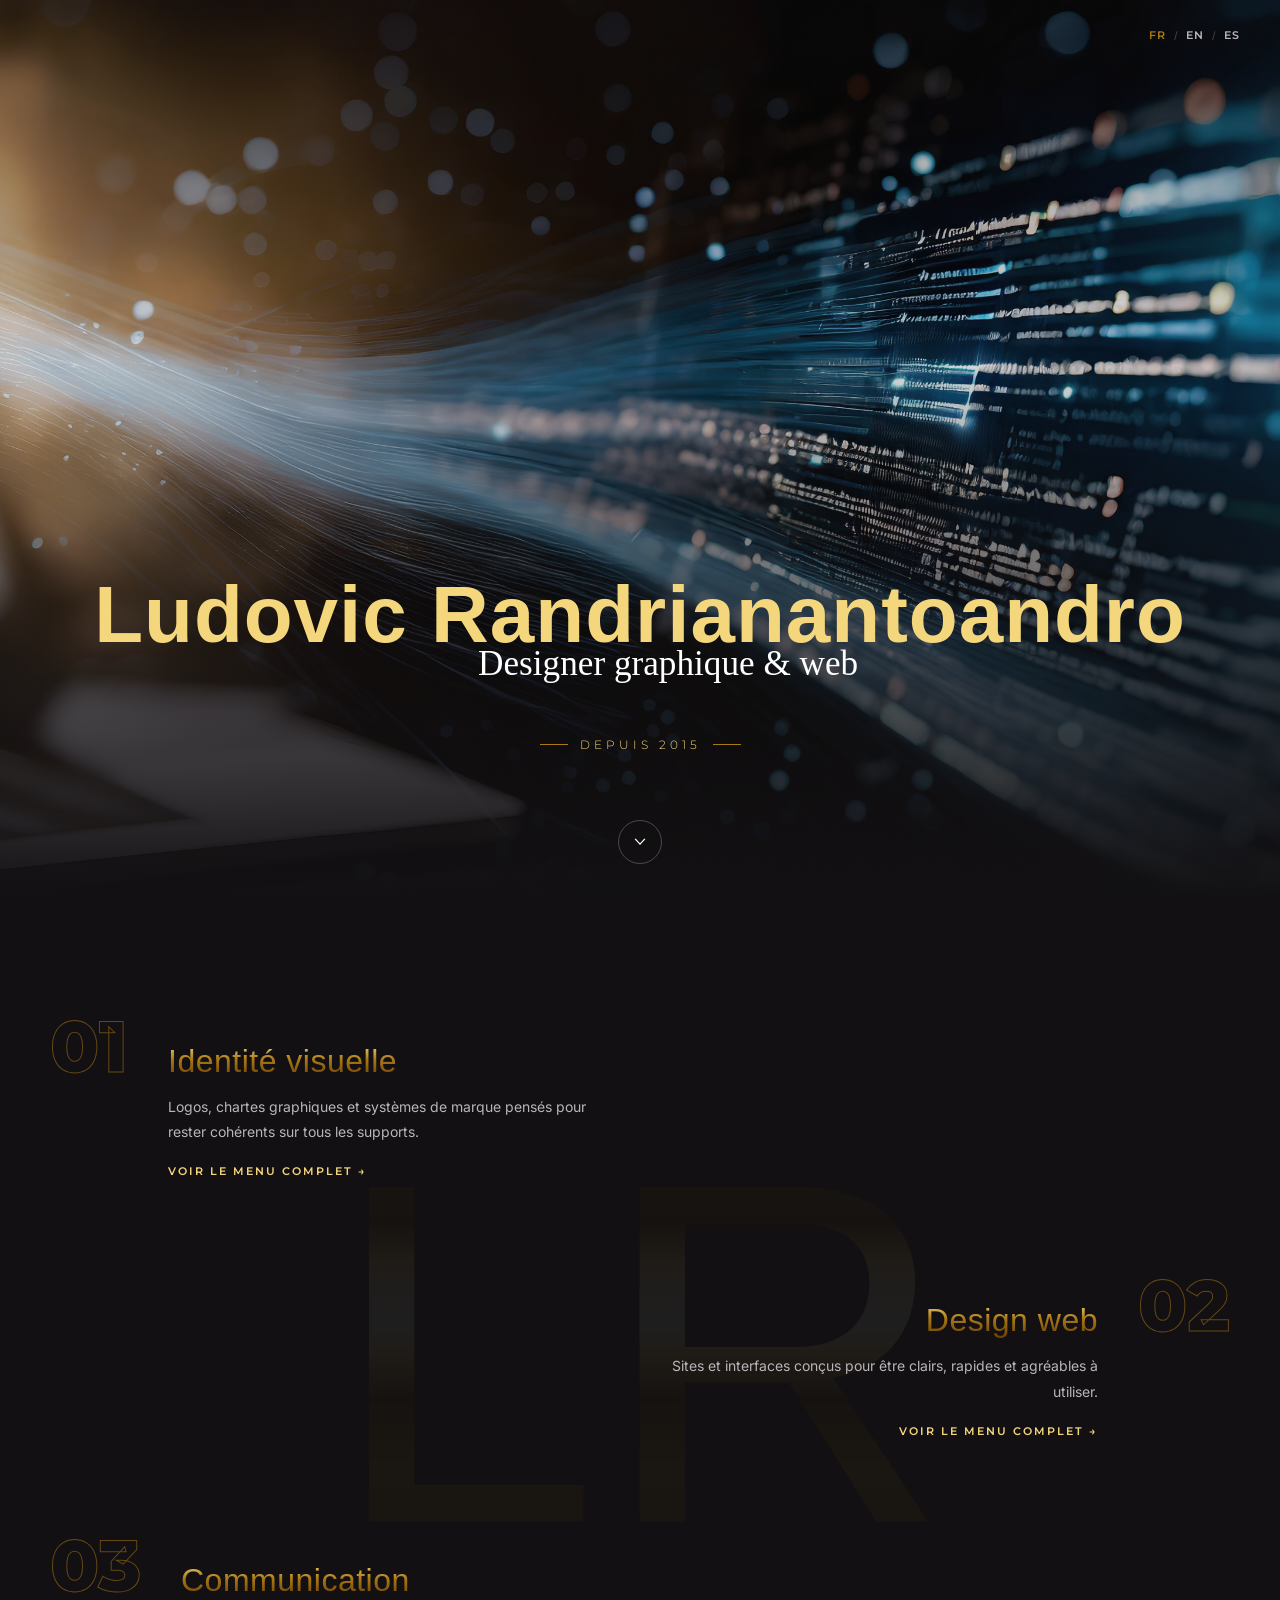
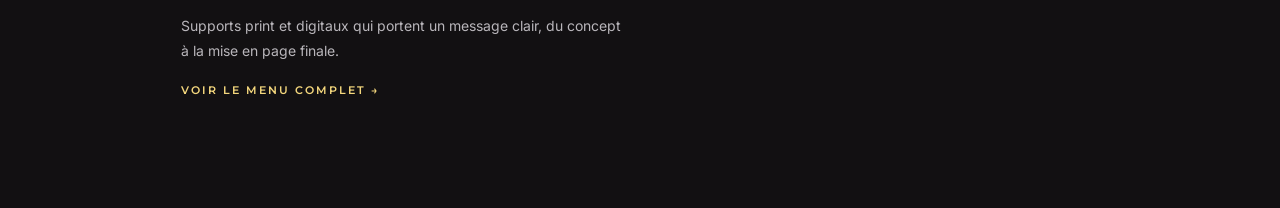
<file: index.html>
<!DOCTYPE html>
<html lang="fr">
<head>
<meta charset="UTF-8">
<meta name="viewport" content="width=device-width, initial-scale=1">
<title>Ludovic Randrianantoandro — Portfolio</title>
<link rel="preconnect" href="https://fonts.googleapis.com">
<link rel="preconnect" href="https://fonts.gstatic.com" crossorigin>
<link href="https://db.onlinewebfonts.com/c/8be6aef030888a4592f8fe1cd55ce703?family=House+of+cards+W03+Bold" rel="stylesheet">
<link href="https://fonts.googleapis.com/css2?family=Inter:wght@400;500;600&family=Montserrat:wght@100;300;400;700;800;900&family=Yellowtail&display=swap" rel="stylesheet">
<link rel="stylesheet" href="styles/tokens.css?v=2">
<link rel="stylesheet" href="styles/site.css?v=8">
<style>
  html{ scroll-behavior:smooth; }
  html,body{ margin:0; padding:0; }

  body{
    background:var(--bg);
    color:var(--text-body);
    font-family:'Inter', sans-serif;
    -webkit-font-smoothing:antialiased;
  }

  /* --- Hero --- */
  .home-hero{
    position:relative;
    height:100svh;
    min-height:560px;
    display:flex;
    flex-direction:column;
    align-items:center;
    justify-content:flex-end;
    overflow:hidden;
  }
  .home-hero-media{
    position:absolute;
    inset:0;
    z-index:0;
  }
  .home-hero-media img{
    width:100%;
    height:100%;
    object-fit:cover;
    object-position:top 20%;
    filter:grayscale(.15);
  }
  .home-hero-media::after{
    content:"";
    position:absolute;
    inset:0;
    background:
      linear-gradient(0deg, var(--bg) 0%, rgba(18,16,18,.55) 38%, rgba(18,16,18,.15) 60%, rgba(18,16,18,.45) 100%);
  }

  .home-hero-content{
    position:relative;
    z-index:1;
    text-align:center;
    padding:0 24px 56px;
  }
  .home-name{
    display:block;
    margin:0;
    font-family:'House of cards W03 Bold', sans-serif;
    font-size:clamp(2.6em, 7vw, 5em);
    letter-spacing:1px;
    color: var(--gold-1);
  }
  .home-role{
    display:block;
    font-family:'Ananda', cursive;
    font-weight:400;
    font-size:clamp(1.3em, 3vw, 2.2em);
    color:var(--white);
    margin-top:-0.5em;
    margin-left:1.6em;
  }
  .home-since{
    display:inline-flex;
    align-items:center;
    gap:12px;
    margin-top:18px;
    font-family:'Montserrat', sans-serif;
    font-weight:300;
    font-size:12px;
    letter-spacing:4px;
    text-transform:uppercase;
    color:var(--gold-1);
  }
  .home-since::before,
  .home-since::after{
    content:"";
    width:28px;
    height:1px;
    background:var(--gold-2);
  }

  .home-hero .lang-switch{
    position:absolute;
    top:24px;
    right:24px;
    z-index:2;
  }

  .scroll-cue{
    position:relative;
    z-index:1;
    margin-bottom:36px;
    width:44px;
    height:44px;
    border-radius:50%;
    border:1px solid #4a4850;
    display:flex;
    align-items:center;
    justify-content:center;
    color:var(--white);
    text-decoration:none;
    animation:scroll-bounce 2.2s ease-in-out infinite;
    transition:.2s;
  }
  .scroll-cue:hover{
    background:var(--gold-2);
    border-color:var(--gold-2);
    color:var(--navy);
  }
  .scroll-cue svg{ width:16px; height:16px; fill:currentColor; }
  @keyframes scroll-bounce{
    0%, 100%{ transform:translateY(0); }
    50%{ transform:translateY(8px); }
  }

  /* --- Categories (quinconce) --- */
  .categories{
    position:relative;
    overflow:hidden;
    margin:0 50px;
    padding:110px 0;
  }
  .categories-mark{
    position:absolute;
    top:50%;
    left:50%;
    transform:translate(-50%, -50%);
    z-index:0;
    font-family:'House of cards W03 Bold', sans-serif;
    font-size:clamp(280px, 38vw, 620px);
    line-height:1;
    opacity:.06;
    white-space:nowrap;
    pointer-events:none;
    user-select:none;
  }
  .category-row{
    position:relative;
    z-index:1;
    display:flex;
    align-items:baseline;
    gap:40px;
    max-width:760px;
    text-decoration:none;
    color:inherit;
  }
  .category-row + .category-row{ margin-top:90px; }
  .category-row--r{
    margin-left:0;
    margin-right:auto;
  }
  .category-row--l{
    margin-left:auto;
    margin-right:0;
    flex-direction:row-reverse;
    text-align:right;
  }

  .category-index{
    flex-shrink:0;
    font-family:'Montserrat', sans-serif;
    font-weight:800;
    font-size:4.5em;
    line-height:1;
    color:transparent;
    -webkit-text-stroke:1px var(--gold-2);
    opacity:.55;
  }

  .category-title{
    display:block;
    font-family:'House of cards W03 Bold', sans-serif;
    font-size:2em;
    letter-spacing:.5px;
    /* color: var(--gold-2); */
  }
  .category-desc{
    display:block;
    margin-top:14px;
    font-size:14px;
    line-height:1.8;
    color:var(--text-body);
    max-width:440px;
  }
  .category-row--l .category-desc{ margin-left:auto; }

  .category-cta{
    display:inline-flex;
    align-items:center;
    gap:8px;
    margin-top:20px;
    font-family:'Montserrat', sans-serif;
    font-size:11px;
    font-weight:600;
    letter-spacing:2px;
    text-transform:uppercase;
    color:var(--gold-1);
    transition:gap .2s;
  }
  .category-row:hover .category-cta{ gap:14px; }

  @media (max-width:700px){
    .categories{ margin:0 24px; padding:80px 0; }
    .category-row,
    .category-row--l{
      flex-direction:column;
      align-items:flex-start;
      text-align:left;
      margin-left:0;
      margin-right:0;
      max-width:100%;
    }
    .category-row--l .category-desc{ margin-left:0; }
    .category-index{ font-size:3em; }
    .home-role{ margin-left:.4em; }
    .home-hero-media img{ object-position:left 20%; }
  }
</style>
</head>
<body>

  <header class="home-hero">
    <div class="lang-switch">
      <button type="button" data-lang="fr" onclick="i18n.setLang('fr')">FR</button>
      <span class="sep">/</span>
      <button type="button" data-lang="en" onclick="i18n.setLang('en')">EN</button>
      <span class="sep">/</span>
      <button type="button" data-lang="es" onclick="i18n.setLang('es')">ES</button>
    </div>
    <div class="home-hero-media">
      <img src="images/home_page.jpg" alt="Portrait de Ludovic Randrianantoandro" data-i18n-attr="alt:home.photoAlt">
    </div>
    <div class="home-hero-content">
      <h1 class="home-name">Ludovic Randrianantoandro</h1>
      <p class="home-role" data-i18n="home.role">Designer graphique & web</p>
      <p class="home-since" data-i18n="home.since">Depuis 2015</p>
    </div>
    <a class="scroll-cue" href="#categories" aria-label="Découvrir mon travail" data-i18n-attr="aria-label:home.discover">
      <svg viewBox="0 0 24 24"><path d="M12 16.5 4 8l1.4-1.4L12 13.7l6.6-7.1L20 8z"/></svg>
    </a>
  </header>

  <section id="categories" class="categories">
    <span class="categories-mark gold-text" aria-hidden="true">LR</span>

    <a class="category-row category-row--r" href="identidad-visual.html">
      <span class="category-index">01</span>
      <span class="category-body">
        <span class="category-title gold-menu" data-i18n="nav.identidad">Identidad visual</span>
        <span class="category-desc" data-i18n="home.cat1.desc">Logos, chartes graphiques et systèmes de marque pensés pour rester cohérents sur tous les supports.</span>
        <span class="category-cta" data-i18n="home.cta">Voir le menu complet →</span>
      </span>
    </a>

    <a class="category-row category-row--l" href="diseno-web.html">
      <span class="category-index">02</span>
      <span class="category-body">
        <span class="category-title gold-menu" data-i18n="nav.diseno">Diseño web</span>
        <span class="category-desc" data-i18n="home.cat2.desc">Sites et interfaces conçus pour être clairs, rapides et agréables à utiliser.</span>
        <span class="category-cta" data-i18n="home.cta">Voir le menu complet →</span>
      </span>
    </a>

    <a class="category-row category-row--r" href="comunicacion.html">
      <span class="category-index">03</span>
      <span class="category-body">
        <span class="category-title gold-menu" data-i18n="nav.comunicacion">Comunicación</span>
        <span class="category-desc" data-i18n="home.cat3.desc">Supports print et digitaux qui portent un message clair, du concept à la mise en page finale.</span>
        <span class="category-cta" data-i18n="home.cta">Voir le menu complet →</span>
      </span>
    </a>
  </section>

<script src="scripts/i18n-common.js?v=2"></script>
<script>
  window.I18N_DICT = Object.assign({}, window.I18N_COMMON, {
    'home.photoAlt': {
      fr: 'Portrait de Ludovic Randrianantoandro',
      en: 'Portrait of Ludovic Randrianantoandro',
      es: 'Retrato de Ludovic Randrianantoandro'
    },
    'home.role': { fr: 'Designer graphique & web', en: 'Graphic & web designer', es: 'Diseñador gráfico & web' },
    'home.since': { fr: 'Depuis 2015', en: 'Since 2015', es: 'Desde 2015' },
    'home.discover': { fr: 'Découvrir mon travail', en: 'Discover my work', es: 'Descubrir mi trabajo' },
    'home.cta': { fr: 'Voir le menu complet →', en: 'See full menu →', es: 'Ver el menú completo →' },
    'home.cat1.desc': {
      fr: 'Logos, chartes graphiques et systèmes de marque pensés pour rester cohérents sur tous les supports.',
      en: 'Logos, brand guidelines and identity systems designed to stay consistent across every medium.',
      es: 'Logos, manuales de marca y sistemas de identidad pensados para mantenerse coherentes en todos los soportes.'
    },
    'home.cat2.desc': {
      fr: 'Sites et interfaces conçus pour être clairs, rapides et agréables à utiliser.',
      en: 'Websites and interfaces designed to be clear, fast and pleasant to use.',
      es: 'Sitios web e interfaces diseñados para ser claros, rápidos y agradables de usar.'
    },
    'home.cat3.desc': {
      fr: 'Supports print et digitaux qui portent un message clair, du concept à la mise en page finale.',
      en: 'Print and digital materials that carry a clear message, from concept to final layout.',
      es: 'Soportes impresos y digitales que transmiten un mensaje claro, desde el concepto hasta la maquetación final.'
    }
  });
</script>
<script src="scripts/i18n.js?v=2"></script>
<script src="scripts/nav.js?v=3"></script>

</body>
</html>
</file>
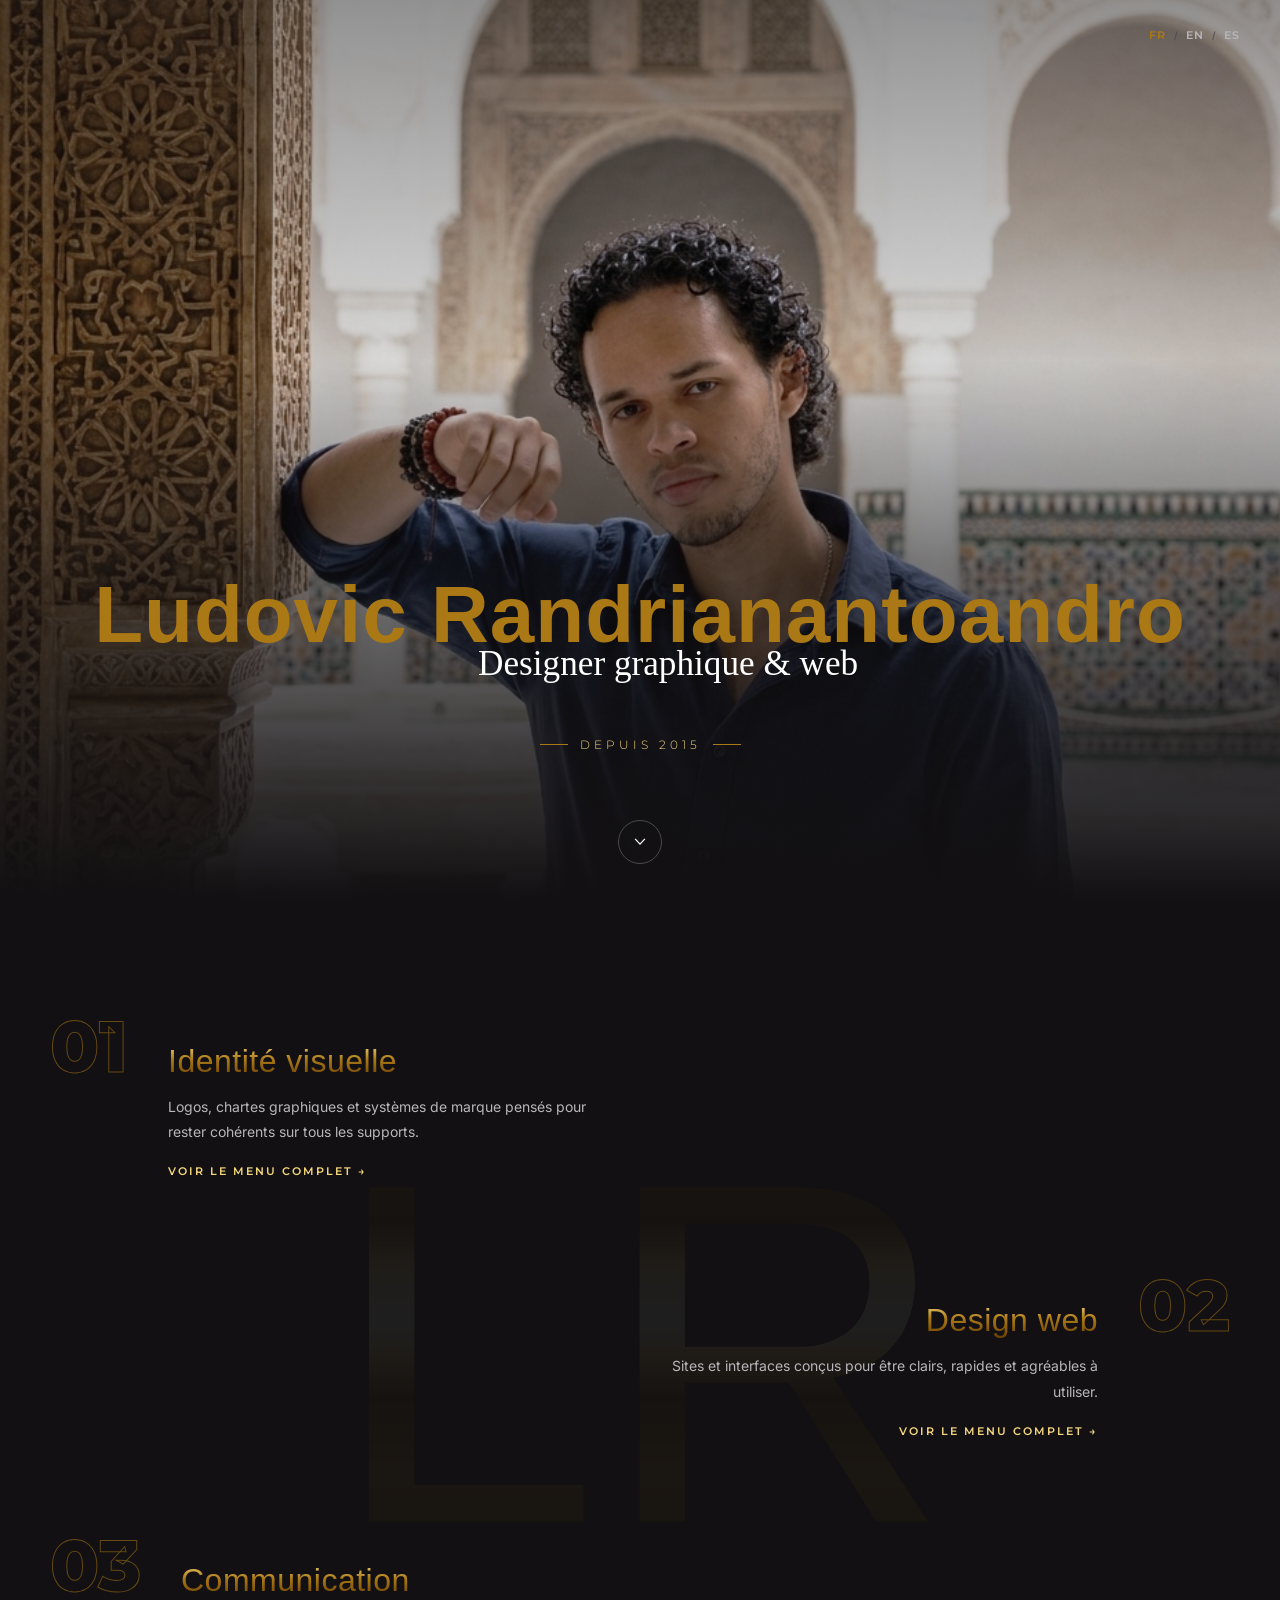
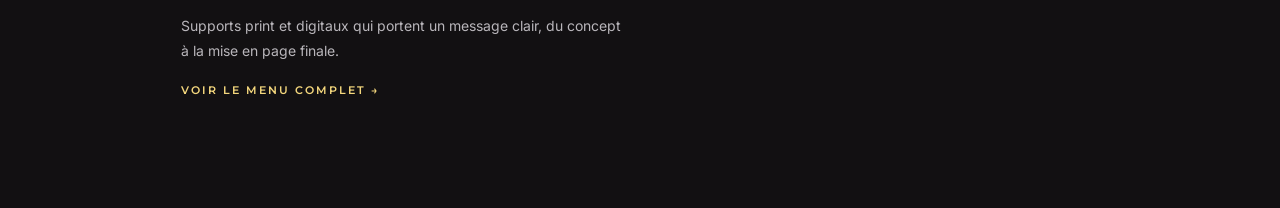
<file: accueil.html>
<!DOCTYPE html>
<html lang="fr">
<head>
<meta charset="UTF-8">
<meta name="viewport" content="width=device-width, initial-scale=1">
<title>Ludovic Randrianantoandro — Portfolio</title>
<link rel="preconnect" href="https://fonts.googleapis.com">
<link rel="preconnect" href="https://fonts.gstatic.com" crossorigin>
<link href="https://db.onlinewebfonts.com/c/8be6aef030888a4592f8fe1cd55ce703?family=House+of+cards+W03+Bold" rel="stylesheet">
<link href="https://fonts.googleapis.com/css2?family=Inter:wght@400;500;600&family=Montserrat:wght@100;300;400;700;800;900&family=Yellowtail&display=swap" rel="stylesheet">
<link rel="stylesheet" href="styles/tokens.css">
<link rel="stylesheet" href="styles/site.css">
<style>
  html{ scroll-behavior:smooth; }
  html,body{ margin:0; padding:0; }

  body{
    background:var(--bg);
    color:var(--text-body);
    font-family:'Inter', sans-serif;
    -webkit-font-smoothing:antialiased;
  }

  /* --- Hero --- */
  .home-hero{
    position:relative;
    height:100svh;
    min-height:560px;
    display:flex;
    flex-direction:column;
    align-items:center;
    justify-content:flex-end;
    overflow:hidden;
  }
  .home-hero-media{
    position:absolute;
    inset:0;
    z-index:0;
  }
  .home-hero-media img{
    width:100%;
    height:100%;
    object-fit:cover;
    object-position:top 20%;
    filter:grayscale(.15);
  }
  .home-hero-media::after{
    content:"";
    position:absolute;
    inset:0;
    background:
      linear-gradient(0deg, var(--bg) 0%, rgba(18,16,18,.55) 38%, rgba(18,16,18,.15) 60%, rgba(18,16,18,.45) 100%);
  }

  .home-hero-content{
    position:relative;
    z-index:1;
    text-align:center;
    padding:0 24px 56px;
  }
  .home-name{
    display:block;
    margin:0;
    font-family:'House of cards W03 Bold', sans-serif;
    font-size:clamp(2.6em, 7vw, 5em);
    letter-spacing:1px;
    color: var(--gold-2);
  }
  .home-role{
    display:block;
    font-family:'Ananda', cursive;
    font-weight:400;
    font-size:clamp(1.3em, 3vw, 2.2em);
    color:var(--white);
    margin-top:-0.5em;
    margin-left:1.6em;
  }
  .home-since{
    display:inline-flex;
    align-items:center;
    gap:12px;
    margin-top:18px;
    font-family:'Montserrat', sans-serif;
    font-weight:300;
    font-size:12px;
    letter-spacing:4px;
    text-transform:uppercase;
    color:var(--gold-1);
  }
  .home-since::before,
  .home-since::after{
    content:"";
    width:28px;
    height:1px;
    background:var(--gold-2);
  }

  .home-hero .lang-switch{
    position:absolute;
    top:24px;
    right:24px;
    z-index:2;
  }

  .scroll-cue{
    position:relative;
    z-index:1;
    margin-bottom:36px;
    width:44px;
    height:44px;
    border-radius:50%;
    border:1px solid #4a4850;
    display:flex;
    align-items:center;
    justify-content:center;
    color:var(--white);
    text-decoration:none;
    animation:scroll-bounce 2.2s ease-in-out infinite;
    transition:.2s;
  }
  .scroll-cue:hover{
    background:var(--gold-2);
    border-color:var(--gold-2);
    color:var(--navy);
  }
  .scroll-cue svg{ width:16px; height:16px; fill:currentColor; }
  @keyframes scroll-bounce{
    0%, 100%{ transform:translateY(0); }
    50%{ transform:translateY(8px); }
  }

  /* --- Categories (quinconce) --- */
  .categories{
    position:relative;
    overflow:hidden;
    margin:0 50px;
    padding:110px 0;
  }
  .categories-mark{
    position:absolute;
    top:50%;
    left:50%;
    transform:translate(-50%, -50%);
    z-index:0;
    font-family:'House of cards W03 Bold', sans-serif;
    font-size:clamp(280px, 38vw, 620px);
    line-height:1;
    opacity:.06;
    white-space:nowrap;
    pointer-events:none;
    user-select:none;
  }
  .category-row{
    position:relative;
    z-index:1;
    display:flex;
    align-items:baseline;
    gap:40px;
    max-width:760px;
    text-decoration:none;
    color:inherit;
  }
  .category-row + .category-row{ margin-top:90px; }
  .category-row--r{
    margin-left:0;
    margin-right:auto;
  }
  .category-row--l{
    margin-left:auto;
    margin-right:0;
    flex-direction:row-reverse;
    text-align:right;
  }

  .category-index{
    flex-shrink:0;
    font-family:'Montserrat', sans-serif;
    font-weight:800;
    font-size:4.5em;
    line-height:1;
    color:transparent;
    -webkit-text-stroke:1px var(--gold-2);
    opacity:.55;
  }

  .category-title{
    display:block;
    font-family:'House of cards W03 Bold', sans-serif;
    font-size:2em;
    letter-spacing:.5px;
    /* color: var(--gold-2); */
  }
  .category-desc{
    display:block;
    margin-top:14px;
    font-size:14px;
    line-height:1.8;
    color:var(--text-body);
    max-width:440px;
  }
  .category-row--l .category-desc{ margin-left:auto; }

  .category-cta{
    display:inline-flex;
    align-items:center;
    gap:8px;
    margin-top:20px;
    font-family:'Montserrat', sans-serif;
    font-size:11px;
    font-weight:600;
    letter-spacing:2px;
    text-transform:uppercase;
    color:var(--gold-1);
    transition:gap .2s;
  }
  .category-row:hover .category-cta{ gap:14px; }

  @media (max-width:700px){
    .categories{ margin:0 24px; padding:80px 0; }
    .category-row,
    .category-row--l{
      flex-direction:column;
      align-items:flex-start;
      text-align:left;
      margin-left:0;
      margin-right:0;
      max-width:100%;
    }
    .category-row--l .category-desc{ margin-left:0; }
    .category-index{ font-size:3em; }
    .home-role{ margin-left:.4em; }
  }
</style>
</head>
<body>

  <header class="home-hero">
    <div class="lang-switch">
      <button type="button" data-lang="fr" onclick="i18n.setLang('fr')">FR</button>
      <span class="sep">/</span>
      <button type="button" data-lang="en" onclick="i18n.setLang('en')">EN</button>
      <span class="sep">/</span>
      <button type="button" data-lang="es" onclick="i18n.setLang('es')">ES</button>
    </div>
    <div class="home-hero-media">
      <img src="images/photo_perso.jpg" alt="Portrait de Ludovic Randrianantoandro" data-i18n-attr="alt:home.photoAlt">
    </div>
    <div class="home-hero-content">
      <h1 class="home-name">Ludovic Randrianantoandro</h1>
      <p class="home-role" data-i18n="home.role">Designer graphique & web</p>
      <p class="home-since" data-i18n="home.since">Depuis 2015</p>
    </div>
    <a class="scroll-cue" href="#categories" aria-label="Découvrir mon travail" data-i18n-attr="aria-label:home.discover">
      <svg viewBox="0 0 24 24"><path d="M12 16.5 4 8l1.4-1.4L12 13.7l6.6-7.1L20 8z"/></svg>
    </a>
  </header>

  <section id="categories" class="categories">
    <span class="categories-mark gold-text" aria-hidden="true">LR</span>

    <a class="category-row category-row--r" href="identidad-visual.html">
      <span class="category-index">01</span>
      <span class="category-body">
        <span class="category-title gold-menu" data-i18n="nav.identidad">Identidad visual</span>
        <span class="category-desc" data-i18n="home.cat1.desc">Logos, chartes graphiques et systèmes de marque pensés pour rester cohérents sur tous les supports.</span>
        <span class="category-cta" data-i18n="home.cta">Voir le menu complet →</span>
      </span>
    </a>

    <a class="category-row category-row--l" href="diseno-web.html">
      <span class="category-index">02</span>
      <span class="category-body">
        <span class="category-title gold-menu" data-i18n="nav.diseno">Diseño web</span>
        <span class="category-desc" data-i18n="home.cat2.desc">Sites et interfaces conçus pour être clairs, rapides et agréables à utiliser.</span>
        <span class="category-cta" data-i18n="home.cta">Voir le menu complet →</span>
      </span>
    </a>

    <a class="category-row category-row--r" href="comunicacion.html">
      <span class="category-index">03</span>
      <span class="category-body">
        <span class="category-title gold-menu" data-i18n="nav.comunicacion">Comunicación</span>
        <span class="category-desc" data-i18n="home.cat3.desc">Supports print et digitaux qui portent un message clair, du concept à la mise en page finale.</span>
        <span class="category-cta" data-i18n="home.cta">Voir le menu complet →</span>
      </span>
    </a>
  </section>

<script src="scripts/i18n-common.js"></script>
<script>
  window.I18N_DICT = Object.assign({}, window.I18N_COMMON, {
    'home.photoAlt': {
      fr: 'Portrait de Ludovic Randrianantoandro',
      en: 'Portrait of Ludovic Randrianantoandro',
      es: 'Retrato de Ludovic Randrianantoandro'
    },
    'home.role': { fr: 'Designer graphique & web', en: 'Graphic & web designer', es: 'Diseñador gráfico & web' },
    'home.since': { fr: 'Depuis 2015', en: 'Since 2015', es: 'Desde 2015' },
    'home.discover': { fr: 'Découvrir mon travail', en: 'Discover my work', es: 'Descubrir mi trabajo' },
    'home.cta': { fr: 'Voir le menu complet →', en: 'See full menu →', es: 'Ver el menú completo →' },
    'home.cat1.desc': {
      fr: 'Logos, chartes graphiques et systèmes de marque pensés pour rester cohérents sur tous les supports.',
      en: 'Logos, brand guidelines and identity systems designed to stay consistent across every medium.',
      es: 'Logos, manuales de marca y sistemas de identidad pensados para mantenerse coherentes en todos los soportes.'
    },
    'home.cat2.desc': {
      fr: 'Sites et interfaces conçus pour être clairs, rapides et agréables à utiliser.',
      en: 'Websites and interfaces designed to be clear, fast and pleasant to use.',
      es: 'Sitios web e interfaces diseñados para ser claros, rápidos y agradables de usar.'
    },
    'home.cat3.desc': {
      fr: 'Supports print et digitaux qui portent un message clair, du concept à la mise en page finale.',
      en: 'Print and digital materials that carry a clear message, from concept to final layout.',
      es: 'Soportes impresos y digitales que transmiten un mensaje claro, desde el concepto hasta la maquetación final.'
    }
  });
</script>
<script src="scripts/i18n.js"></script>

</body>
</html>
</file>
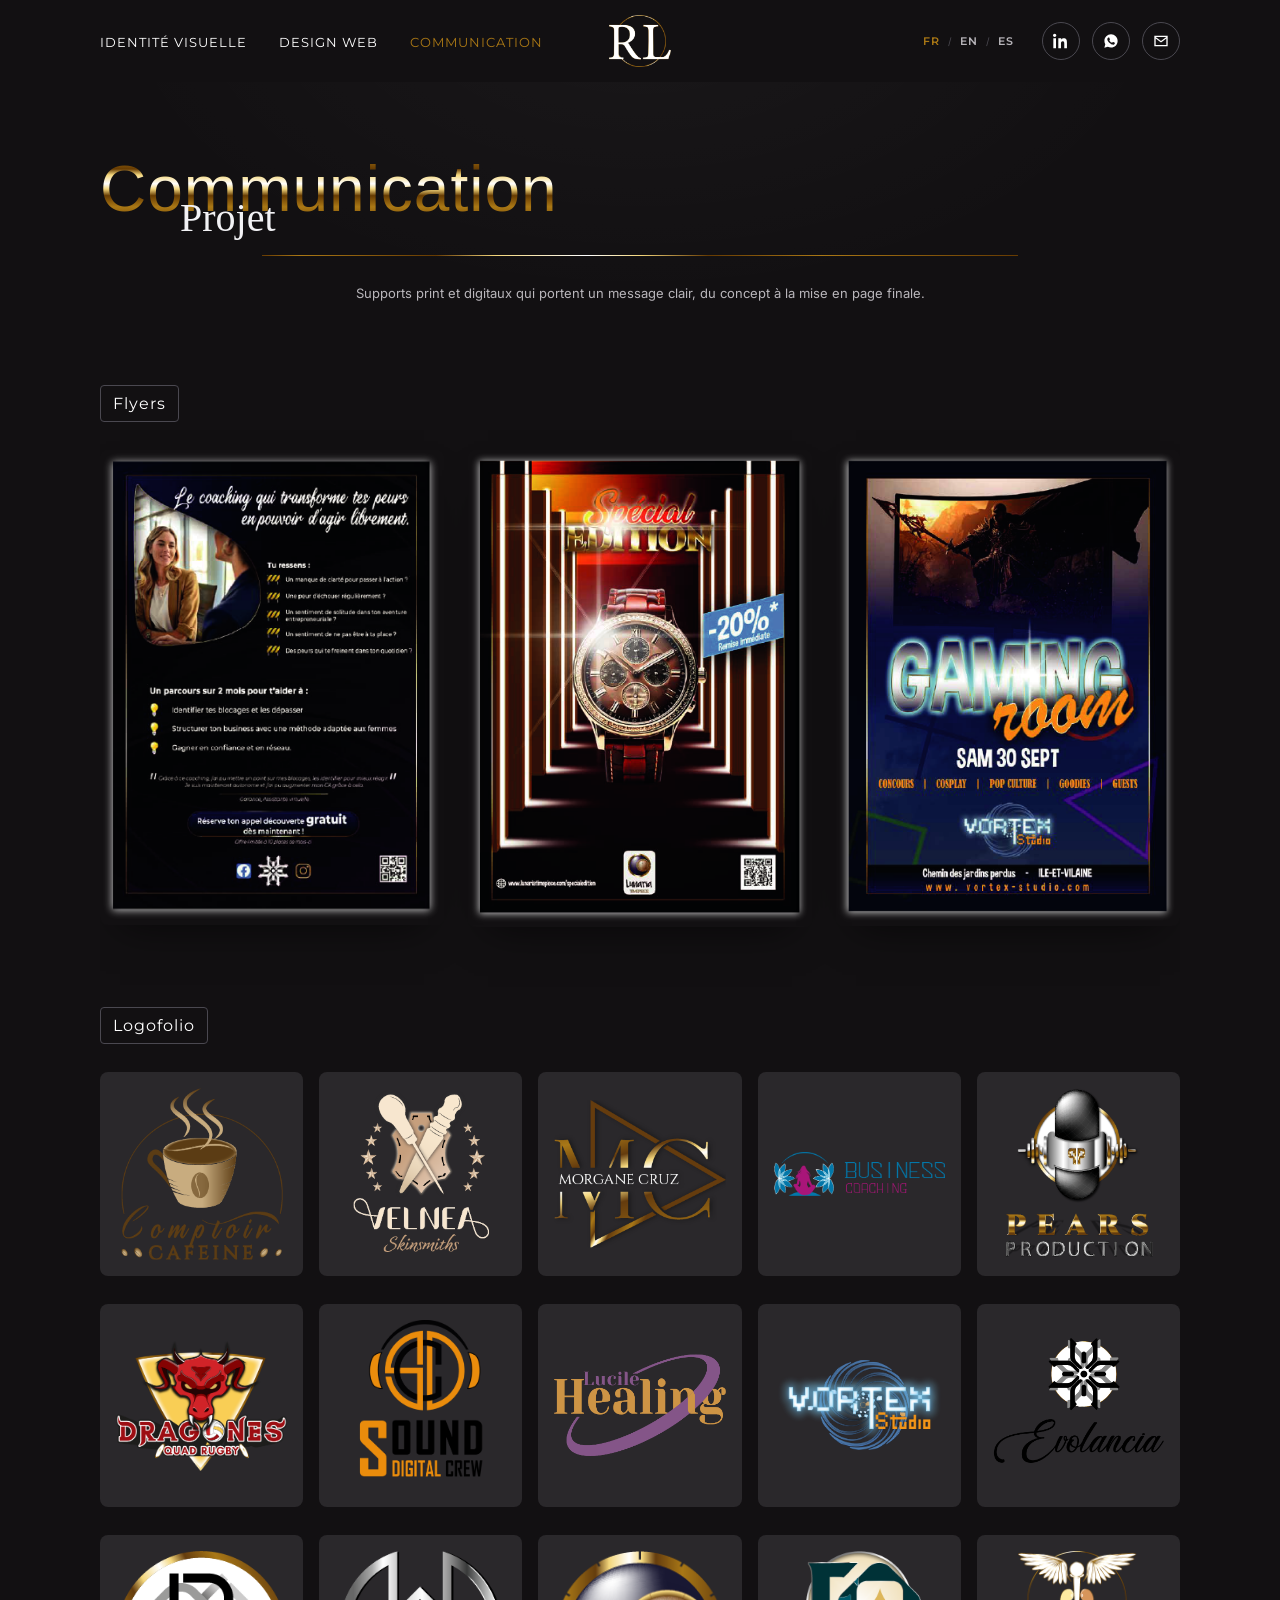
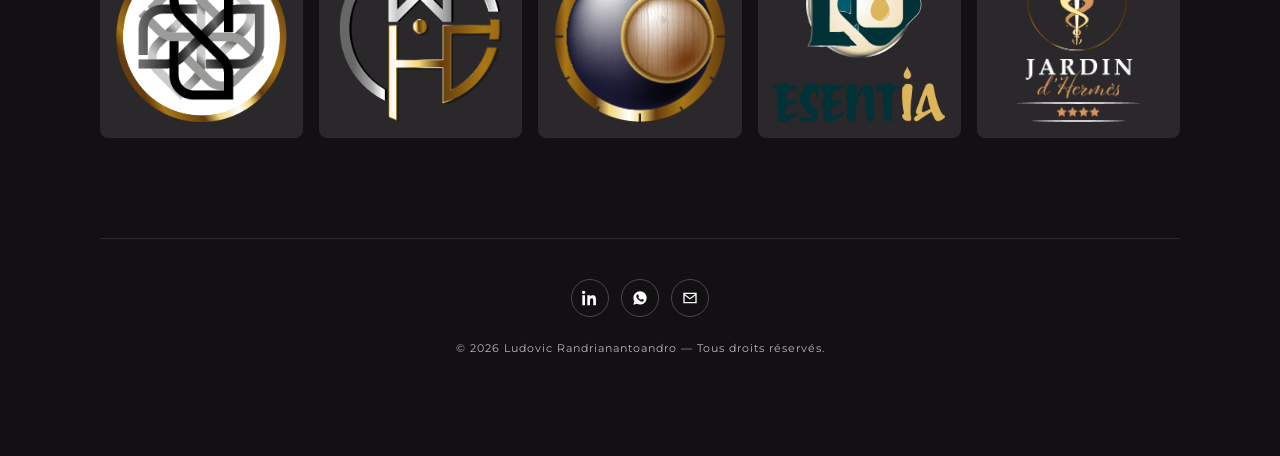
<file: comunicacion.html>
<!DOCTYPE html>
<html lang="fr">
<head>
<meta charset="UTF-8">
<meta name="viewport" content="width=device-width, initial-scale=1">
<title>Comunicación — Ludovic Randrianantoandro</title>
<link rel="preconnect" href="https://fonts.googleapis.com">
<link rel="preconnect" href="https://fonts.gstatic.com" crossorigin>
<link href="https://db.onlinewebfonts.com/c/8be6aef030888a4592f8fe1cd55ce703?family=House+of+cards+W03+Bold" rel="stylesheet">
<link href="https://fonts.googleapis.com/css2?family=Inter:wght@400;500;600&family=Montserrat:wght@100;300;400;700;800;900&family=Yellowtail&display=swap" rel="stylesheet">
<link rel="stylesheet" href="styles/tokens.css?v=2">
<link rel="stylesheet" href="styles/site.css?v=8">
<style>
  html{ scroll-behavior:smooth; }

  .page-intro{
    max-width:600px;
    margin:26px auto 0;
    text-align:center;
    font-size:13px;
    line-height:1.8;
    color:var(--text-body);
  }

  .comm-section{
    margin-top:80px;
  }
  .comm-section:first-of-type{
    margin-top:50px;
  }

  .flyer-grid{
    display:grid;
    grid-template-columns:repeat(3, 1fr);
    gap:24px;
    max-width:1200px;
    margin:28px auto 0;
  }
  .flyer-grid img{
    width:100%;
    height:auto;
    display:block;
    border-radius:8px;
    box-shadow:0 20px 40px -20px rgba(0,0,0,.6);
  }

  .logofolio-grid{
    display:grid;
    grid-template-columns:repeat(5, 1fr);
    gap:16px;
    max-width:1100px;
    margin:28px auto 0;
  }
  .logofolio-grid .logo-card{
    aspect-ratio:1;
    background:var(--card-bg);
    border-radius:8px;
    display:flex;
    align-items:center;
    justify-content:center;
    padding:16px;
  }
  .logofolio-grid img{
    width:100%;
    height:100%;
    display:block;
    object-fit:contain;
  }

  @media (max-width:700px){
    .flyer-grid{ grid-template-columns:1fr; }
    .logofolio-grid{ display:contents; }
    .logofolio-wrap{ display:grid; grid-template-columns:repeat(2, 1fr); gap:16px; }
    .logofolio-wrap .pill{ grid-column:1 / -1; justify-self:start; }
  }
</style>
</head>
<body>

<div class="page">

  <nav class="navbar">
    <ul class="nav-menu">
      <li><a href="identidad-visual.html" data-i18n="nav.identidad">Identidad visual</a></li>
      <li><a href="diseno-web.html" data-i18n="nav.diseno">Diseño web</a></li>
      <li><a href="comunicacion.html" class="is-active" data-i18n="nav.comunicacion">Comunicación</a></li>
    </ul>

    <div class="nav-logo">
      <a href="index.html">
        <img src="images/logo_LR.png" alt="Retour à l'accueil" data-i18n-attr="alt:nav.logoAlt">
      </a>
    </div>

    <div class="nav-social">
      <div class="lang-switch">
        <button type="button" data-lang="fr" onclick="i18n.setLang('fr')">FR</button>
        <span class="sep">/</span>
        <button type="button" data-lang="en" onclick="i18n.setLang('en')">EN</button>
        <span class="sep">/</span>
        <button type="button" data-lang="es" onclick="i18n.setLang('es')">ES</button>
      </div>
      <a class="social-icon" href="https://www.linkedin.com/in/ludovic-randrianantoandro/" target="_blank" rel="noopener" aria-label="LinkedIn">
        <svg viewBox="0 0 24 24"><path d="M4.98 3.5C4.98 4.88 3.87 6 2.5 6S0 4.88 0 3.5 1.12 1 2.5 1s2.48 1.12 2.48 2.5zM.5 8h4V23h-4V8zM8.5 8h3.8v2.05h.05c.53-1 1.83-2.05 3.77-2.05 4.03 0 4.78 2.65 4.78 6.1V23h-4v-6.86c0-1.64-.03-3.75-2.29-3.75-2.29 0-2.64 1.79-2.64 3.63V23h-4V8z"/></svg>
      </a>
      <a class="social-icon" href="+34641520964" target="_blank" rel="noopener" aria-label="WhatsApp">
        <svg viewBox="0 0 24 24"><path d="M12.04 2C6.58 2 2.13 6.45 2.13 11.91c0 1.75.46 3.45 1.32 4.95L2 22l5.25-1.38a9.9 9.9 0 0 0 4.79 1.22h.01c5.46 0 9.91-4.45 9.91-9.91C21.96 6.45 17.5 2 12.04 2zm5.78 14.09c-.24.68-1.4 1.32-1.92 1.4-.49.08-1.11.11-1.79-.11-.41-.13-.94-.31-1.62-.6-2.85-1.23-4.71-4.1-4.85-4.29-.14-.19-1.16-1.54-1.16-2.94s.73-2.09 1-2.38c.26-.28.57-.35.76-.35h.55c.18 0 .41-.03.63.48.24.56.81 1.94.88 2.08.07.14.11.31.02.5-.09.19-.14.31-.28.48-.14.16-.29.36-.42.49-.14.14-.28.29-.12.57.16.28.71 1.17 1.53 1.89 1.05.94 1.93 1.23 2.21 1.37.28.14.44.12.6-.07.16-.19.68-.79.86-1.06.18-.28.36-.23.6-.14.24.09 1.55.73 1.82.86.27.14.45.2.51.31.07.12.07.66-.17 1.34z"/></svg>
      </a>
      <a class="social-icon" href="ludovic.randrianantoandro@gmail.com" aria-label="Email" data-i18n-attr="aria-label:social.email">
        <svg viewBox="0 0 24 24"><path d="M2 4h20v16H2V4zm2 2v.01L12 12l8-5.99V6H4zm16 12V8.24l-7.4 5.55a1 1 0 0 1-1.2 0L4 8.24V18h16z"/></svg>
      </a>
    </div>
    <button type="button" class="nav-burger" aria-label="Menu" aria-expanded="false">
      <span></span><span></span><span></span>
    </button>
  </nav>

  <section class="block">
    <div class="section-title">
      <span class="st-main gold-text" data-i18n="nav.comunicacion">COMUNICACIÓN</span>
      <span class="st-sub" data-i18n="nav.projet">Proyectos</span>
    </div>
    <div class="title-rule"></div>

    <p class="page-intro" data-i18n="comunicacion.intro">
      Supports print et digitaux qui portent un message clair, du concept à la mise en page finale.
    </p>

    <div class="comm-section">
      <span class="pill" data-i18n="comunicacion.flyersLabel">Flyers</span>
      <div class="flyer-grid">
        <img src="images/Flyers/flyer_esencia.png" alt="Flyer 1">
        <img src="images/Flyers/flyer_lunaria.png" alt="Flyer 2">
        <img src="images/Flyers/flyer_vortex.png" alt="Flyer 3">
      </div>
    </div>

    <div class="comm-section logofolio-wrap">
      <span class="pill" data-i18n="comunicacion.logofolioLabel">Logofolio</span>
      <div class="logofolio-grid">
        <div class="logo-card"><img src="images/Logofolio/logo_comptoir.png" alt="Logo 1"></div>
        <div class="logo-card"><img src="images/Logofolio/logo_velnea.png" alt="Logo 2"></div>
        <div class="logo-card"><img src="images/Logofolio/Logo_Morgane.png" alt="Logo 3"></div>
        <div class="logo-card"><img src="images/Logofolio/Logo_coaching.png" alt="Logo 4"></div>
        <div class="logo-card"><img src="images/Logofolio/logo_pears.png" alt="Logo 5"></div>
      </div>

            <div class="logofolio-grid">
        <div class="logo-card"><img src="images/Logofolio/logo_dragones.png" alt="Logo 1"></div>
        <div class="logo-card"><img src="images/Logofolio/logo_SDC.png" alt="Logo 2"></div>
        <div class="logo-card"><img src="images/Logofolio/Logo_lucile.png" alt="Logo 3"></div>
        <div class="logo-card"><img src="images/Logofolio/Logo_vortex.png" alt="Logo 4"></div>
        <div class="logo-card"><img src="images/Logofolio/logo_evolancia.png" alt="Logo 5"></div>
      </div>

            <div class="logofolio-grid">
        <div class="logo-card"><img src="images/Logofolio/logo_sensation.png" alt="Logo 1"></div>
        <div class="logo-card"><img src="images/Logofolio/logo_luxury.png" alt="Logo 2"></div>
        <div class="logo-card"><img src="images/Logofolio/logo_lunaria.png" alt="Logo 3"></div>
        <div class="logo-card"><img src="images/Logofolio/logo_esencia.png" alt="Logo 4"></div>
        <div class="logo-card"><img src="images/Logofolio/logo_jardin.png" alt="Logo 5"></div>
      </div>

    </div>
  </section>

  <footer class="footer">
    <div class="footer-social">
      <a class="social-icon" href="https://www.linkedin.com/in/ludovic-randrianantoandro/" target="_blank" rel="noopener" aria-label="LinkedIn">
        <svg viewBox="0 0 24 24"><path d="M4.98 3.5C4.98 4.88 3.87 6 2.5 6S0 4.88 0 3.5 1.12 1 2.5 1s2.48 1.12 2.48 2.5zM.5 8h4V23h-4V8zM8.5 8h3.8v2.05h.05c.53-1 1.83-2.05 3.77-2.05 4.03 0 4.78 2.65 4.78 6.1V23h-4v-6.86c0-1.64-.03-3.75-2.29-3.75-2.29 0-2.64 1.79-2.64 3.63V23h-4V8z"/></svg>
      </a>
      <a class="social-icon" href="+34641520964" target="_blank" rel="noopener" aria-label="WhatsApp">
        <svg viewBox="0 0 24 24"><path d="M12.04 2C6.58 2 2.13 6.45 2.13 11.91c0 1.75.46 3.45 1.32 4.95L2 22l5.25-1.38a9.9 9.9 0 0 0 4.79 1.22h.01c5.46 0 9.91-4.45 9.91-9.91C21.96 6.45 17.5 2 12.04 2zm5.78 14.09c-.24.68-1.4 1.32-1.92 1.4-.49.08-1.11.11-1.79-.11-.41-.13-.94-.31-1.62-.6-2.85-1.23-4.71-4.1-4.85-4.29-.14-.19-1.16-1.54-1.16-2.94s.73-2.09 1-2.38c.26-.28.57-.35.76-.35h.55c.18 0 .41-.03.63.48.24.56.81 1.94.88 2.08.07.14.11.31.02.5-.09.19-.14.31-.28.48-.14.16-.29.36-.42.49-.14.14-.28.29-.12.57.16.28.71 1.17 1.53 1.89 1.05.94 1.93 1.23 2.21 1.37.28.14.44.12.6-.07.16-.19.68-.79.86-1.06.18-.28.36-.23.6-.14.24.09 1.55.73 1.82.86.27.14.45.2.51.31.07.12.07.66-.17 1.34z"/></svg>
      </a>
      <a class="social-icon" href="ludovic.randrianantoandro@gmail.com" aria-label="Email" data-i18n-attr="aria-label:social.email">
        <svg viewBox="0 0 24 24"><path d="M2 4h20v16H2V4zm2 2v.01L12 12l8-5.99V6H4zm16 12V8.24l-7.4 5.55a1 1 0 0 1-1.2 0L4 8.24V18h16z"/></svg>
      </a>
    </div>
    <p class="footer-copy" data-i18n="footer.copy">© 2026 Ludovic Randrianantoandro — Tous droits réservés.</p>
  </footer>

</div>

<script src="scripts/i18n-common.js?v=2"></script>
<script>
  window.I18N_DICT = Object.assign({}, window.I18N_COMMON, {
    'comunicacion.intro': {
      fr: "Supports print et digitaux qui portent un message clair, du concept à la mise en page finale.",
      en: "Print and digital materials that carry a clear message, from concept to final layout.",
      es: "Soportes impresos y digitales que transmiten un mensaje claro, desde el concepto hasta la maquetación final."
    },
    'comunicacion.flyersLabel': { fr: "Flyers", en: "Flyers", es: "Flyers" },
    'comunicacion.logofolioLabel': { fr: "Logofolio", en: "Logofolio", es: "Logofolio" }
  });
</script>
<script src="scripts/i18n.js?v=2"></script>
<script src="scripts/nav.js?v=3"></script>

</body>
</html>
</file>
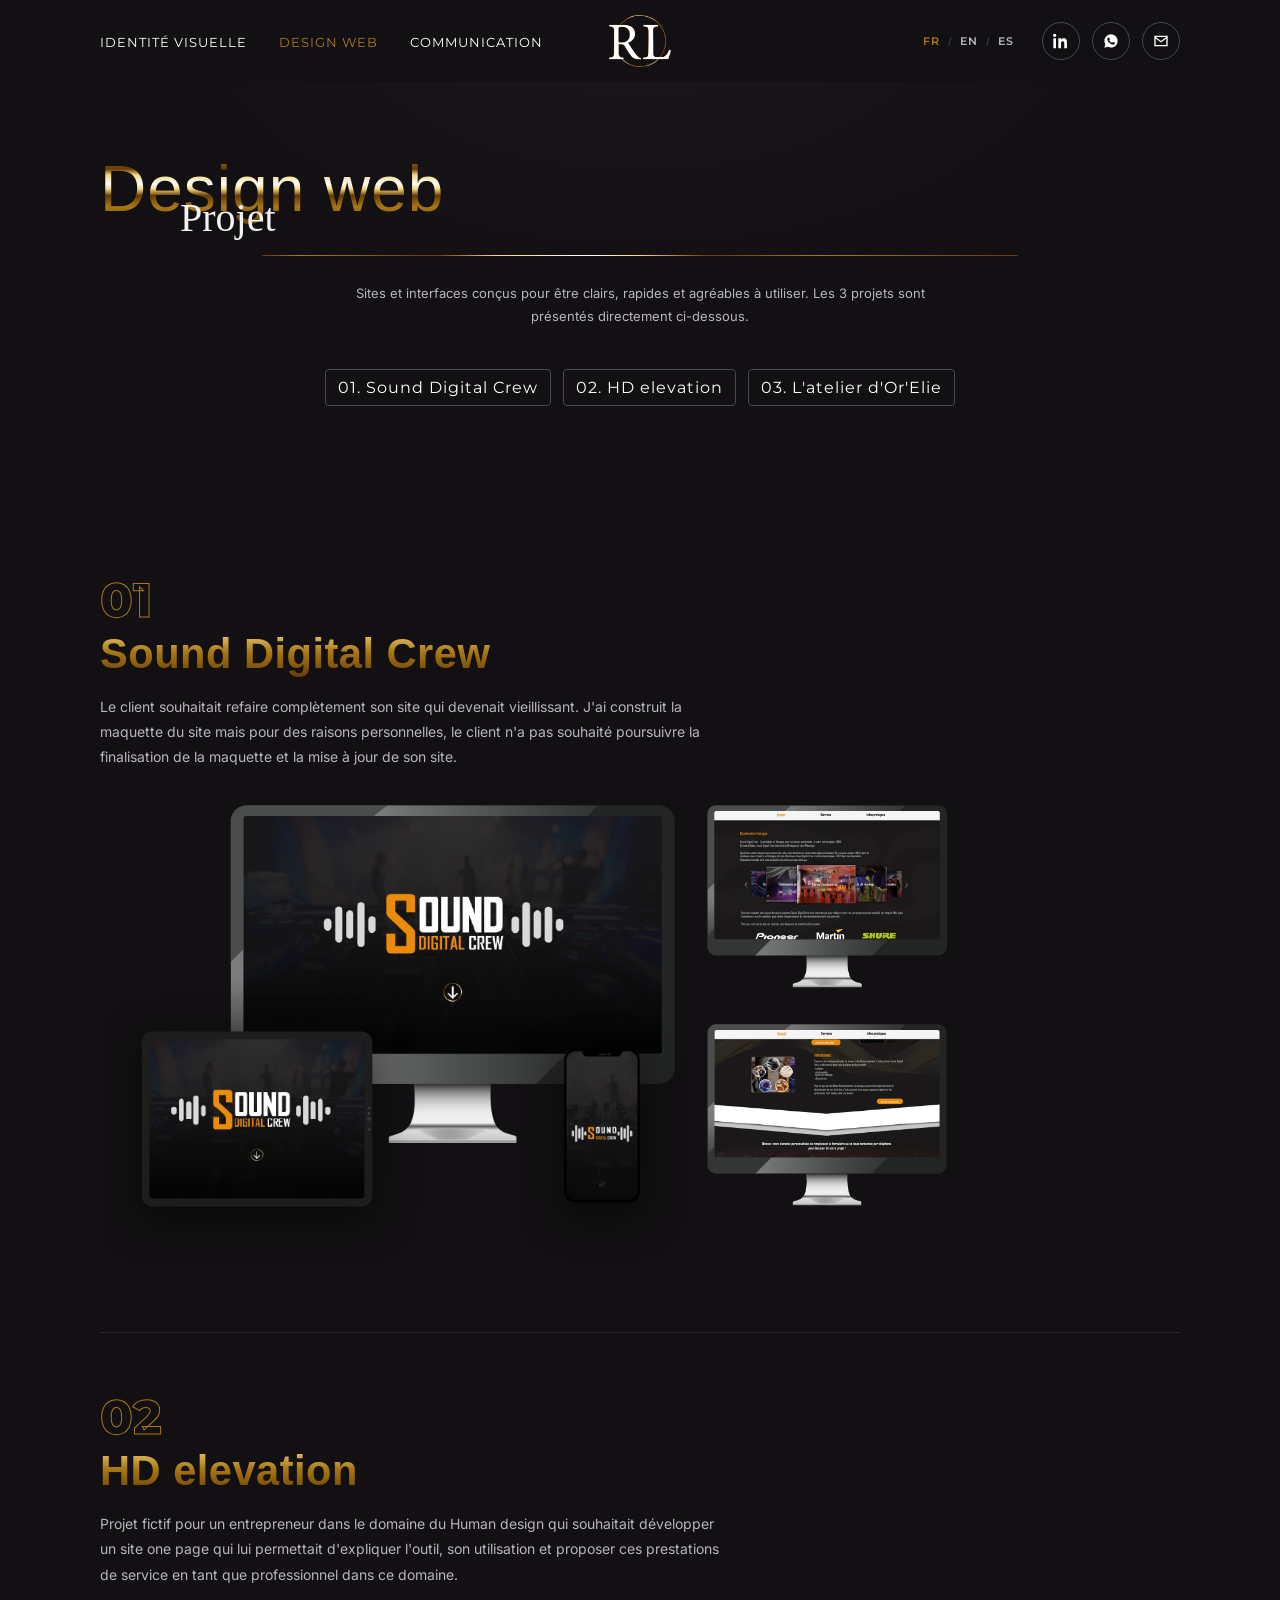
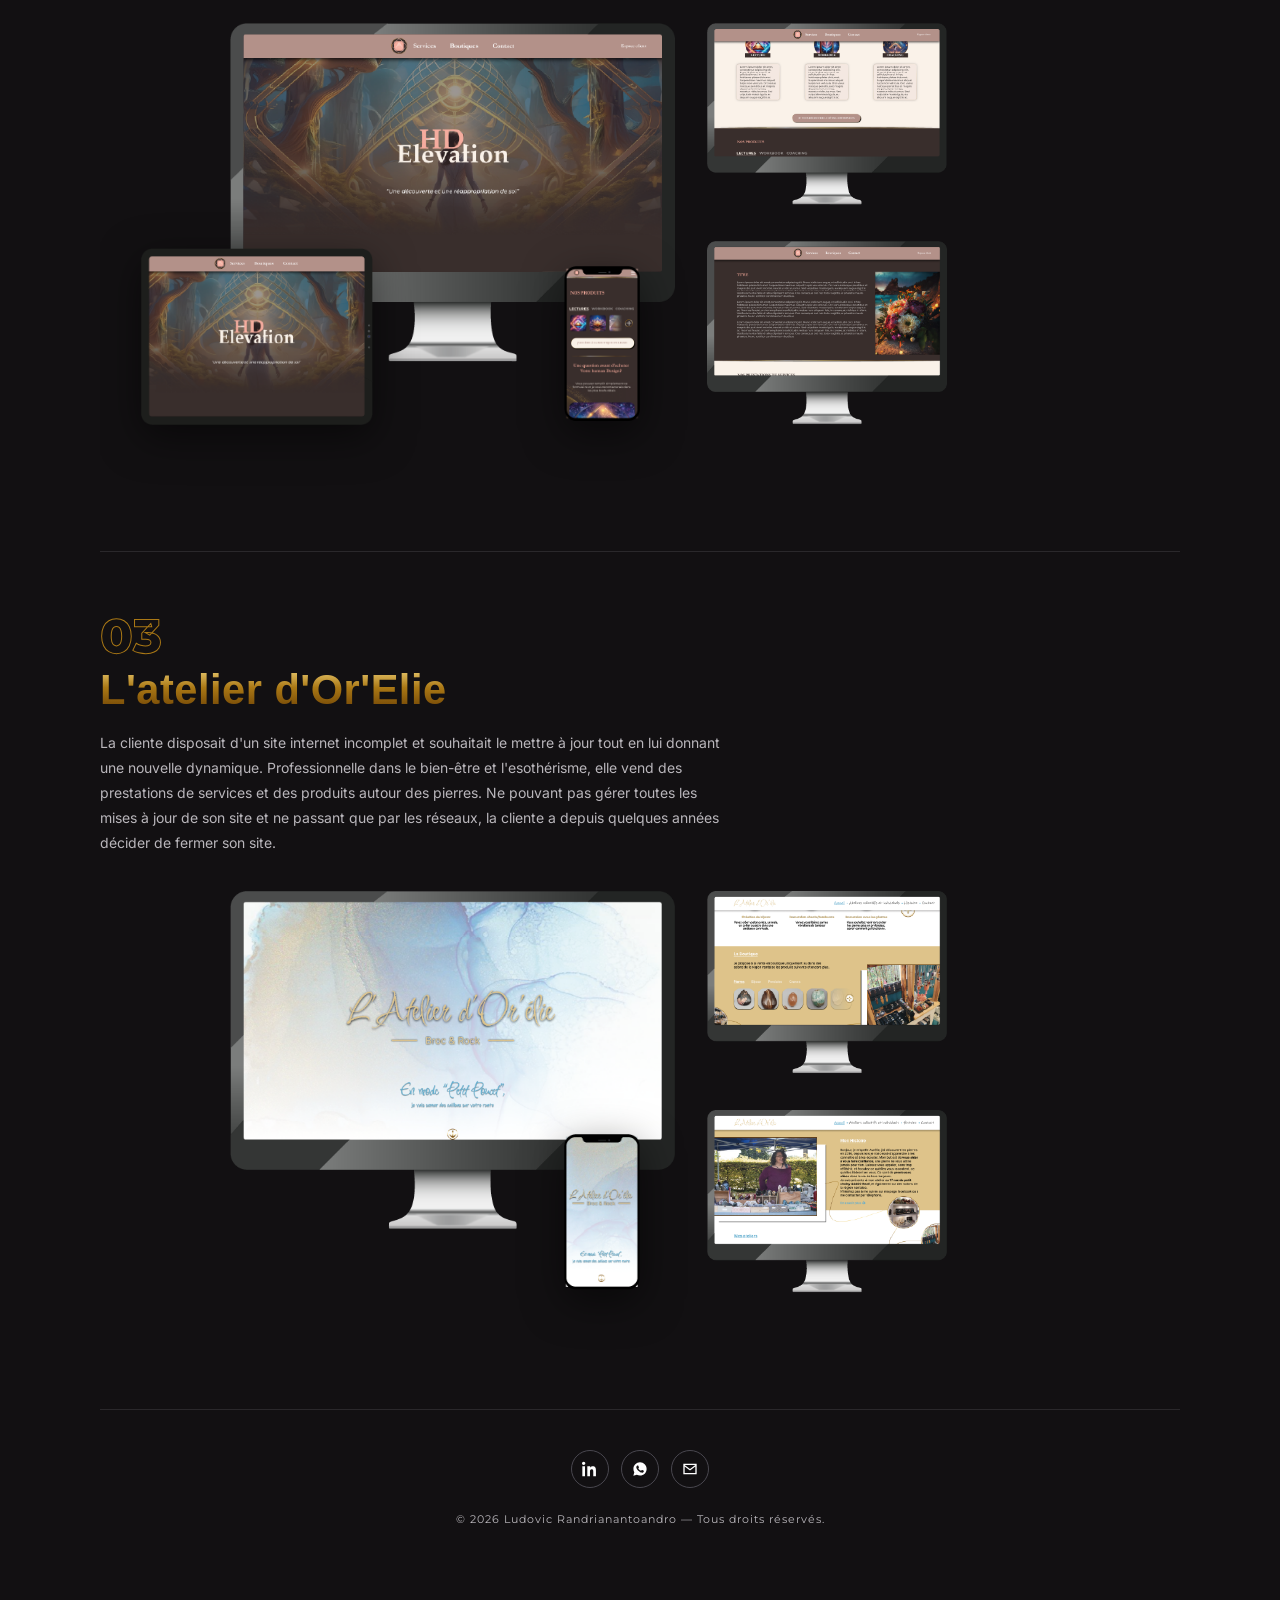
<file: diseno-web.html>
<!DOCTYPE html>
<html lang="fr">
<head>
<meta charset="UTF-8">
<meta name="viewport" content="width=device-width, initial-scale=1">
<title>Diseño web — Ludovic Randrianantoandro</title>
<link rel="preconnect" href="https://fonts.googleapis.com">
<link rel="preconnect" href="https://fonts.gstatic.com" crossorigin>
<link href="https://db.onlinewebfonts.com/c/8be6aef030888a4592f8fe1cd55ce703?family=House+of+cards+W03+Bold" rel="stylesheet">
<link href="https://fonts.googleapis.com/css2?family=Inter:wght@400;500;600&family=Montserrat:wght@100;300;400;700;800;900&family=Yellowtail&display=swap" rel="stylesheet">
<link rel="stylesheet" href="styles/tokens.css?v=2">
<link rel="stylesheet" href="styles/site.css?v=8">
<style>
  html{ scroll-behavior:smooth; }

  .page-intro{
    max-width:600px;
    margin:26px auto 0;
    text-align:center;
    font-size:13px;
    line-height:1.8;
    color:var(--text-body);
  }

  .project-jump{
    display:flex;
    justify-content:center;
    flex-wrap:wrap;
    gap:12px;
    margin-top:40px;
  }

  .project-block{
    scroll-margin-top:100px;
    margin-top:110px;
    padding-top:60px;
    border-top:1px solid #2a282b;
  }
  .project-block:first-of-type{
    border-top:none;
  }
  .project-number{
    display:block;
    font-family:'Montserrat', sans-serif;
    font-weight:800;
    font-size:3em;
    line-height:1;
    color:transparent;
    -webkit-text-stroke:1px var(--gold-2);
    opacity:.55;
  }
  .project-title{
    display:block;
    margin:6px 0 0;
    font-family:'House of cards W03 Bold', sans-serif;
    font-size:2.6em;
    letter-spacing:.5px;
  }
  .project-desc{
    max-width:620px;
    margin-top:16px;
    font-size:14px;
    line-height:1.8;
    color:var(--text-body);
  }
  .project-link{
    display:inline-flex;
    align-items:center;
    gap:8px;
    margin-top:18px;
    font-family:'Montserrat', sans-serif;
    font-size:11px;
    font-weight:600;
    letter-spacing:2px;
    text-transform:uppercase;
    color:var(--gold-1);
    text-decoration:none;
    transition:gap .2s;
  }
  .project-link:hover{ gap:14px; }

  .project-gallery{
    display:grid;
    grid-template-columns:repeat(2, 1fr);
    gap:16px;
    margin-top:36px;
  }
  .project-gallery img{
    width:100%;
    height:100%;
    display:block;
    object-fit:cover;
    border-radius:8px;
    background:var(--card-bg);
  }
  .project-gallery img:first-child{
    grid-column:1 / -1;
  }

  /* --- Galerie en calques (écran principal + tablette/téléphone superposés + 2 écrans empilés) --- */
  .project-gallery--layered{
    display:grid;
    grid-template-columns:1.3fr 1fr;
    gap:32px;
    align-items:start;
    max-width:820px;
    margin:36px auto;
  }
  .gallery-hero{
    position:relative;
  }
  .gallery-hero img{
    display:block;
    width:100%;
    height:auto;
  }
  .gallery-hero .gallery-main{
    position:relative;
    z-index:1;
  }
  .gallery-hero .gallery-tab{
    position:absolute;
    z-index:2;
    left:-20%;
    bottom:-9%;
    width:52%;
    filter:drop-shadow(0 12px 20px rgba(0,0,0,.5));
  }
  .gallery-hero .gallery-phone{
    position:absolute;
    z-index:3;
    left:75%;
    bottom:-8%;
    width:17%;
    filter:drop-shadow(0 12px 20px rgba(0,0,0,.5));
  }
  .gallery-side{
    display:flex;
    flex-direction:column;
    gap:20px;
  }
  .gallery-side img{
    display:block;
    width:70%;
    height:auto;
  }

  @media (max-width:700px){
    .project-gallery--layered{ grid-template-columns:1fr; max-width:300px; }
    .gallery-hero{ margin-bottom:60px; }
    .gallery-hero .gallery-tab{ left:10%; }
    .gallery-side{ align-items:center; }
    .gallery-side img{ width:60%; }
  }

  @media (max-width:600px){
    .project-gallery{ grid-template-columns:1fr; }
  }

  /* --- Apparition au scroll --- */
  .reveal,
  .reveal-img{
    transition-delay:calc(var(--i, 0) * .12s);
  }
  .reveal{
    opacity:0;
    transform:translateX(-28px);
    transition:opacity .7s ease, transform .7s ease;
  }
  .reveal-img{
    opacity:0;
    transform:translateY(18px);
    transition:opacity .6s ease, transform .6s ease;
  }
  .reveal.is-visible,
  .reveal-img.is-visible{
    opacity:1;
    transform:none;
  }
  @media (prefers-reduced-motion: reduce){
    .reveal, .reveal-img{ transition:none; opacity:1; transform:none; }
  }
</style>
</head>
<body>

<div class="page">

  <nav class="navbar">
    <ul class="nav-menu">
      <li><a href="identidad-visual.html" data-i18n="nav.identidad">Identidad visual</a></li>
      <li><a href="diseno-web.html" class="is-active" data-i18n="nav.diseno">Diseño web</a></li>
      <li><a href="comunicacion.html" data-i18n="nav.comunicacion">Comunicación</a></li>
    </ul>

    <div class="nav-logo">
      <a href="index.html">
        <img src="images/logo_LR.png" alt="Retour à l'accueil" data-i18n-attr="alt:nav.logoAlt">
      </a>
    </div>

    <div class="nav-social">
      <div class="lang-switch">
        <button type="button" data-lang="fr" onclick="i18n.setLang('fr')">FR</button>
        <span class="sep">/</span>
        <button type="button" data-lang="en" onclick="i18n.setLang('en')">EN</button>
        <span class="sep">/</span>
        <button type="button" data-lang="es" onclick="i18n.setLang('es')">ES</button>
      </div>
      <a class="social-icon" href="https://www.linkedin.com/in/ludovic-randrianantoandro/" target="_blank" rel="noopener" aria-label="LinkedIn">
        <svg viewBox="0 0 24 24"><path d="M4.98 3.5C4.98 4.88 3.87 6 2.5 6S0 4.88 0 3.5 1.12 1 2.5 1s2.48 1.12 2.48 2.5zM.5 8h4V23h-4V8zM8.5 8h3.8v2.05h.05c.53-1 1.83-2.05 3.77-2.05 4.03 0 4.78 2.65 4.78 6.1V23h-4v-6.86c0-1.64-.03-3.75-2.29-3.75-2.29 0-2.64 1.79-2.64 3.63V23h-4V8z"/></svg>
      </a>
      <a class="social-icon" href="+34641520964" target="_blank" rel="noopener" aria-label="WhatsApp">
        <svg viewBox="0 0 24 24"><path d="M12.04 2C6.58 2 2.13 6.45 2.13 11.91c0 1.75.46 3.45 1.32 4.95L2 22l5.25-1.38a9.9 9.9 0 0 0 4.79 1.22h.01c5.46 0 9.91-4.45 9.91-9.91C21.96 6.45 17.5 2 12.04 2zm5.78 14.09c-.24.68-1.4 1.32-1.92 1.4-.49.08-1.11.11-1.79-.11-.41-.13-.94-.31-1.62-.6-2.85-1.23-4.71-4.1-4.85-4.29-.14-.19-1.16-1.54-1.16-2.94s.73-2.09 1-2.38c.26-.28.57-.35.76-.35h.55c.18 0 .41-.03.63.48.24.56.81 1.94.88 2.08.07.14.11.31.02.5-.09.19-.14.31-.28.48-.14.16-.29.36-.42.49-.14.14-.28.29-.12.57.16.28.71 1.17 1.53 1.89 1.05.94 1.93 1.23 2.21 1.37.28.14.44.12.6-.07.16-.19.68-.79.86-1.06.18-.28.36-.23.6-.14.24.09 1.55.73 1.82.86.27.14.45.2.51.31.07.12.07.66-.17 1.34z"/></svg>
      </a>
      <a class="social-icon" href="ludovic.randrianantoandro@gmail.com" aria-label="Email" data-i18n-attr="aria-label:social.email">
        <svg viewBox="0 0 24 24"><path d="M2 4h20v16H2V4zm2 2v.01L12 12l8-5.99V6H4zm16 12V8.24l-7.4 5.55a1 1 0 0 1-1.2 0L4 8.24V18h16z"/></svg>
      </a>
    </div>
    <button type="button" class="nav-burger" aria-label="Menu" aria-expanded="false">
      <span></span><span></span><span></span>
    </button>
  </nav>

  <section class="block">
    <div class="section-title">
      <span class="st-main gold-text" data-i18n="nav.diseno">DISEÑO WEB</span>
      <span class="st-sub" data-i18n="nav.projet">Proyectos</span>
    </div>
    <div class="title-rule"></div>

    <p class="page-intro reveal" data-i18n="diseno.intro">
      Sites et interfaces conçus pour être clairs, rapides et agréables à utiliser.
      Les 3 projets sont présentés directement ci-dessous.
    </p>

    <nav class="project-jump">
      <a class="pill reveal" style="--i:0" href="#projet-1" data-i18n="diseno.jump1">01. Sound Digital Crew</a>
      <a class="pill reveal" style="--i:1" href="#projet-2" data-i18n="diseno.jump2">02. HD elevation</a>
      <a class="pill reveal" style="--i:2" href="#projet-3" data-i18n="diseno.jump3">03. L'atelier d'Or'Elie</a>
    </nav>

    <article class="project-block" id="projet-1">
      <span class="project-number reveal" style="--i:0">01</span>
      <h2 class="project-title gold-menu reveal" style="--i:1" data-i18n="diseno.project1.title">Sound Digital crew</h2>
      <p class="project-desc reveal" style="--i:2" data-i18n="diseno.project1.desc">Le client souhaitait refaire complètement son site
        qui devenait vieillissant. J'ai construit la maquette du site mais pour des raisons personnelles, le client
        n'a pas souhaité poursuivre la finalisation de la maquette et la mise à jour de son site.</p>
      <div class="project-gallery--layered">
        <div class="gallery-hero">
          <img class="gallery-main reveal-img" style="--i:0" src="images/Sono Dance Concept/SDC_ecran1.png" alt="Sono Dance Concept — aperçu écran">
          <img class="gallery-tab reveal-img" style="--i:1" src="images/Sono Dance Concept/SDC_tab.png" alt="Sono Dance Concept — aperçu tablette">
          <img class="gallery-phone reveal-img" style="--i:2" src="images/Sono Dance Concept/SDC_telephone.png" alt="Sono Dance Concept — aperçu téléphone">
        </div>
        <div class="gallery-side">
          <img class="reveal-img" style="--i:3" src="images/Sono Dance Concept/SDC_ecran2.png" alt="Sono Dance Concept — aperçu écran 2">
          <img class="reveal-img" style="--i:4" src="images/Sono Dance Concept/SDC_ecran3.png" alt="Sono Dance Concept — aperçu écran 3">
        </div>
      </div>
    </article>

    <article class="project-block" id="projet-2">
      <span class="project-number reveal" style="--i:0">02</span>
      <h2 class="project-title gold-menu reveal" style="--i:1" data-i18n="diseno.project2.title">HD elevation</h2>
      <p class="project-desc reveal" style="--i:2" data-i18n="diseno.project2.desc">Projet fictif pour un entrepreneur dans le domaine du
        Human design qui souhaitait développer un site one page qui lui permettait d'expliquer l'outil, son utilisation
        et proposer ces prestations de service en tant que professionnel dans ce domaine.
      </p>
      <div class="project-gallery--layered">
        <div class="gallery-hero">
          <img class="gallery-main reveal-img" style="--i:0" src="images/HD elevation/HDE_ecran1.png" alt="HD elevation — aperçu écran">
          <img class="gallery-tab reveal-img" style="--i:1" src="images/HD elevation/HDE_tab.png" alt="HD elevation — aperçu tablette">
          <img class="gallery-phone reveal-img" style="--i:2" src="images/HD elevation/HDE_telephone.png" alt="HD elevation — aperçu téléphone">
        </div>
        <div class="gallery-side">
          <img class="reveal-img" style="--i:3" src="images/HD elevation/HDE_ecran2.png" alt="HD elevation — aperçu écran 2">
          <img class="reveal-img" style="--i:4" src="images/HD elevation/HDE_ecran3.png" alt="HD elevation — aperçu écran 3">
        </div>
      </div>
    </article>

    <article class="project-block" id="projet-3">
      <span class="project-number reveal" style="--i:0">03</span>
      <h2 class="project-title gold-menu reveal" style="--i:1" data-i18n="diseno.project3.title">L'atelier d'Or'Elie</h2>
      <p class="project-desc reveal" style="--i:2" data-i18n="diseno.project3.desc">La cliente disposait d'un site internet incomplet
        et souhaitait le mettre à jour tout en lui donnant une nouvelle dynamique. Professionnelle dans le
        bien-être et l'esothérisme, elle vend des prestations de services et des produits autour des pierres.
        Ne pouvant pas gérer toutes les mises à jour de son site et ne passant que par les réseaux, la cliente
        a depuis quelques années décider de fermer son site.
      </p>
      <div class="project-gallery--layered">
        <div class="gallery-hero">
          <img class="gallery-main reveal-img" style="--i:0" src="images/Aurelie/atelier_ecran1.png" alt="L'atelier d'Or'Elie — aperçu écran">
          <img class="gallery-phone reveal-img" style="--i:1" src="images/Aurelie/Atelier_telephone.png" alt="L'atelier d'Or'Elie — aperçu téléphone">
        </div>
        <div class="gallery-side">
          <img class="reveal-img" style="--i:2" src="images/Aurelie/atelier_ecran2.png" alt="L'atelier d'Or'Elie — aperçu écran 2">
          <img class="reveal-img" style="--i:3" src="images/Aurelie/atelier_ecran3.png" alt="L'atelier d'Or'Elie — aperçu écran 3">
        </div>
      </div>
    </article>
  </section>

  <footer class="footer">
    <div class="footer-social">
      <a class="social-icon" href="https://www.linkedin.com/in/ludovic-randrianantoandro/" target="_blank" rel="noopener" aria-label="LinkedIn">
        <svg viewBox="0 0 24 24"><path d="M4.98 3.5C4.98 4.88 3.87 6 2.5 6S0 4.88 0 3.5 1.12 1 2.5 1s2.48 1.12 2.48 2.5zM.5 8h4V23h-4V8zM8.5 8h3.8v2.05h.05c.53-1 1.83-2.05 3.77-2.05 4.03 0 4.78 2.65 4.78 6.1V23h-4v-6.86c0-1.64-.03-3.75-2.29-3.75-2.29 0-2.64 1.79-2.64 3.63V23h-4V8z"/></svg>
      </a>
      <a class="social-icon" href="+34641520964" target="_blank" rel="noopener" aria-label="WhatsApp">
        <svg viewBox="0 0 24 24"><path d="M12.04 2C6.58 2 2.13 6.45 2.13 11.91c0 1.75.46 3.45 1.32 4.95L2 22l5.25-1.38a9.9 9.9 0 0 0 4.79 1.22h.01c5.46 0 9.91-4.45 9.91-9.91C21.96 6.45 17.5 2 12.04 2zm5.78 14.09c-.24.68-1.4 1.32-1.92 1.4-.49.08-1.11.11-1.79-.11-.41-.13-.94-.31-1.62-.6-2.85-1.23-4.71-4.1-4.85-4.29-.14-.19-1.16-1.54-1.16-2.94s.73-2.09 1-2.38c.26-.28.57-.35.76-.35h.55c.18 0 .41-.03.63.48.24.56.81 1.94.88 2.08.07.14.11.31.02.5-.09.19-.14.31-.28.48-.14.16-.29.36-.42.49-.14.14-.28.29-.12.57.16.28.71 1.17 1.53 1.89 1.05.94 1.93 1.23 2.21 1.37.28.14.44.12.6-.07.16-.19.68-.79.86-1.06.18-.28.36-.23.6-.14.24.09 1.55.73 1.82.86.27.14.45.2.51.31.07.12.07.66-.17 1.34z"/></svg>
      </a>
      <a class="social-icon" href="ludovic.randrianantoandro@gmail.com" aria-label="Email" data-i18n-attr="aria-label:social.email">
        <svg viewBox="0 0 24 24"><path d="M2 4h20v16H2V4zm2 2v.01L12 12l8-5.99V6H4zm16 12V8.24l-7.4 5.55a1 1 0 0 1-1.2 0L4 8.24V18h16z"/></svg>
      </a>
    </div>
    <p class="footer-copy" data-i18n="footer.copy">© 2026 Ludovic Randrianantoandro — Tous droits réservés.</p>
  </footer>

</div>

<script src="scripts/i18n-common.js?v=2"></script>
<script>
  window.I18N_DICT = Object.assign({}, window.I18N_COMMON, {
    'diseno.intro': {
      fr: 'Sites et interfaces conçus pour être clairs, rapides et agréables à utiliser. Les 3 projets sont présentés directement ci-dessous.',
      en: 'Websites and interfaces designed to be clear, fast and pleasant to use. All 3 projects are presented directly below.',
      es: 'Sitios web e interfaces diseñados para ser claros, rápidos y agradables de usar. Los 3 proyectos se presentan directamente a continuación.'
    },
    'diseno.jump1': { fr: "01.   Sound Digital Crew", en: "01.   Sound Digital Crew", es: "01.   Sound Digital Crew" },
    'diseno.jump2': { fr: "02.   HD elevation", en: "02.   HD elevation", es: "02.   HD elevation" },
    'diseno.jump3': { fr: "03.   L'atelier d'Or'Elie", en: "03.  L'atelier d'Or'Elie", es: "03.   L'atelier d'Or'Elie" },

    'diseno.project1.title': { fr: "Sound Digital Crew", en: "Sound Digital Crew", es: "Sound Digital Crew" },
    'diseno.project1.desc': {
      fr: "Le client souhaitait refaire complètement son site qui devenait vieillissant. J'ai construit la maquette du site mais pour des raisons personnelles, le client n'a pas souhaité poursuivre la finalisation de la maquette et la mise à jour de son site.",
      en: "The client wanted to completely redo their website, which was becoming outdated. I built the site mockup, but for personal reasons the client chose not to continue with finalizing the design and updating their site.",
      es: "El cliente quería rehacer por completo su sitio web, que empezaba a quedar anticuado. Construí la maqueta del sitio, pero por motivos personales el cliente decidió no continuar con la finalización del diseño ni la actualización de su sitio."
    },

    'diseno.project2.title': { fr: "HD elevation", en: "HD elevation", es: "HD elevation" },
    'diseno.project2.desc': {
      fr: "Projet fictif pour un entrepreneur dans le domaine du Human design qui souhaitait développer un site one page qui lui permettait d'expliquer l'outil, son utilisation et proposer ces prestations de service en tant que professionnel dans ce domaine.",
      en: "Fictional project for an entrepreneur in the Human Design field who wanted a one-page website to explain the tool, its use, and to offer his services as a professional in this field.",
      es: "Proyecto ficticio para un emprendedor en el campo del Human Design que deseaba desarrollar un sitio de una sola página para explicar la herramienta, su uso, y ofrecer sus servicios como profesional en este ámbito."
    },

    'diseno.project3.title': { fr: "L'atelier d'Or'Elie", en: "L'atelier d'Or'Elie", es: "L'atelier d'Or'Elie" },
    'diseno.project3.desc': {
      fr: "La cliente disposait d'un site internet incomplet et souhaitait le mettre à jour tout en lui donnant une nouvelle dynamique. Professionnelle dans le bien-être et l'esothérisme, elle vend des prestations de services et des produits autour des pierres. Ne pouvant pas gérer toutes les mises à jour de son site et ne passant que par les réseaux, la cliente a depuis quelques années décider de fermer son site.",
      en: "The client had an incomplete website and wanted to update it while giving it fresh energy. A wellness and esoteric professional, she sells services and products centered around stones. Unable to keep up with all the site updates and relying mainly on social media, the client decided a few years ago to close her site.",
      es: "La clienta contaba con un sitio web incompleto y quería actualizarlo dándole una nueva dinámica. Profesional del bienestar y el esoterismo, vende servicios y productos en torno a las piedras. Al no poder gestionar todas las actualizaciones de su sitio y depender solo de las redes sociales, la clienta decidió hace unos años cerrar su sitio."
    }
  });
</script>
<script src="scripts/i18n.js?v=2"></script>
<script src="scripts/nav.js?v=3"></script>
<script src="scripts/reveal.js?v=2"></script>

</body>
</html>
</file>
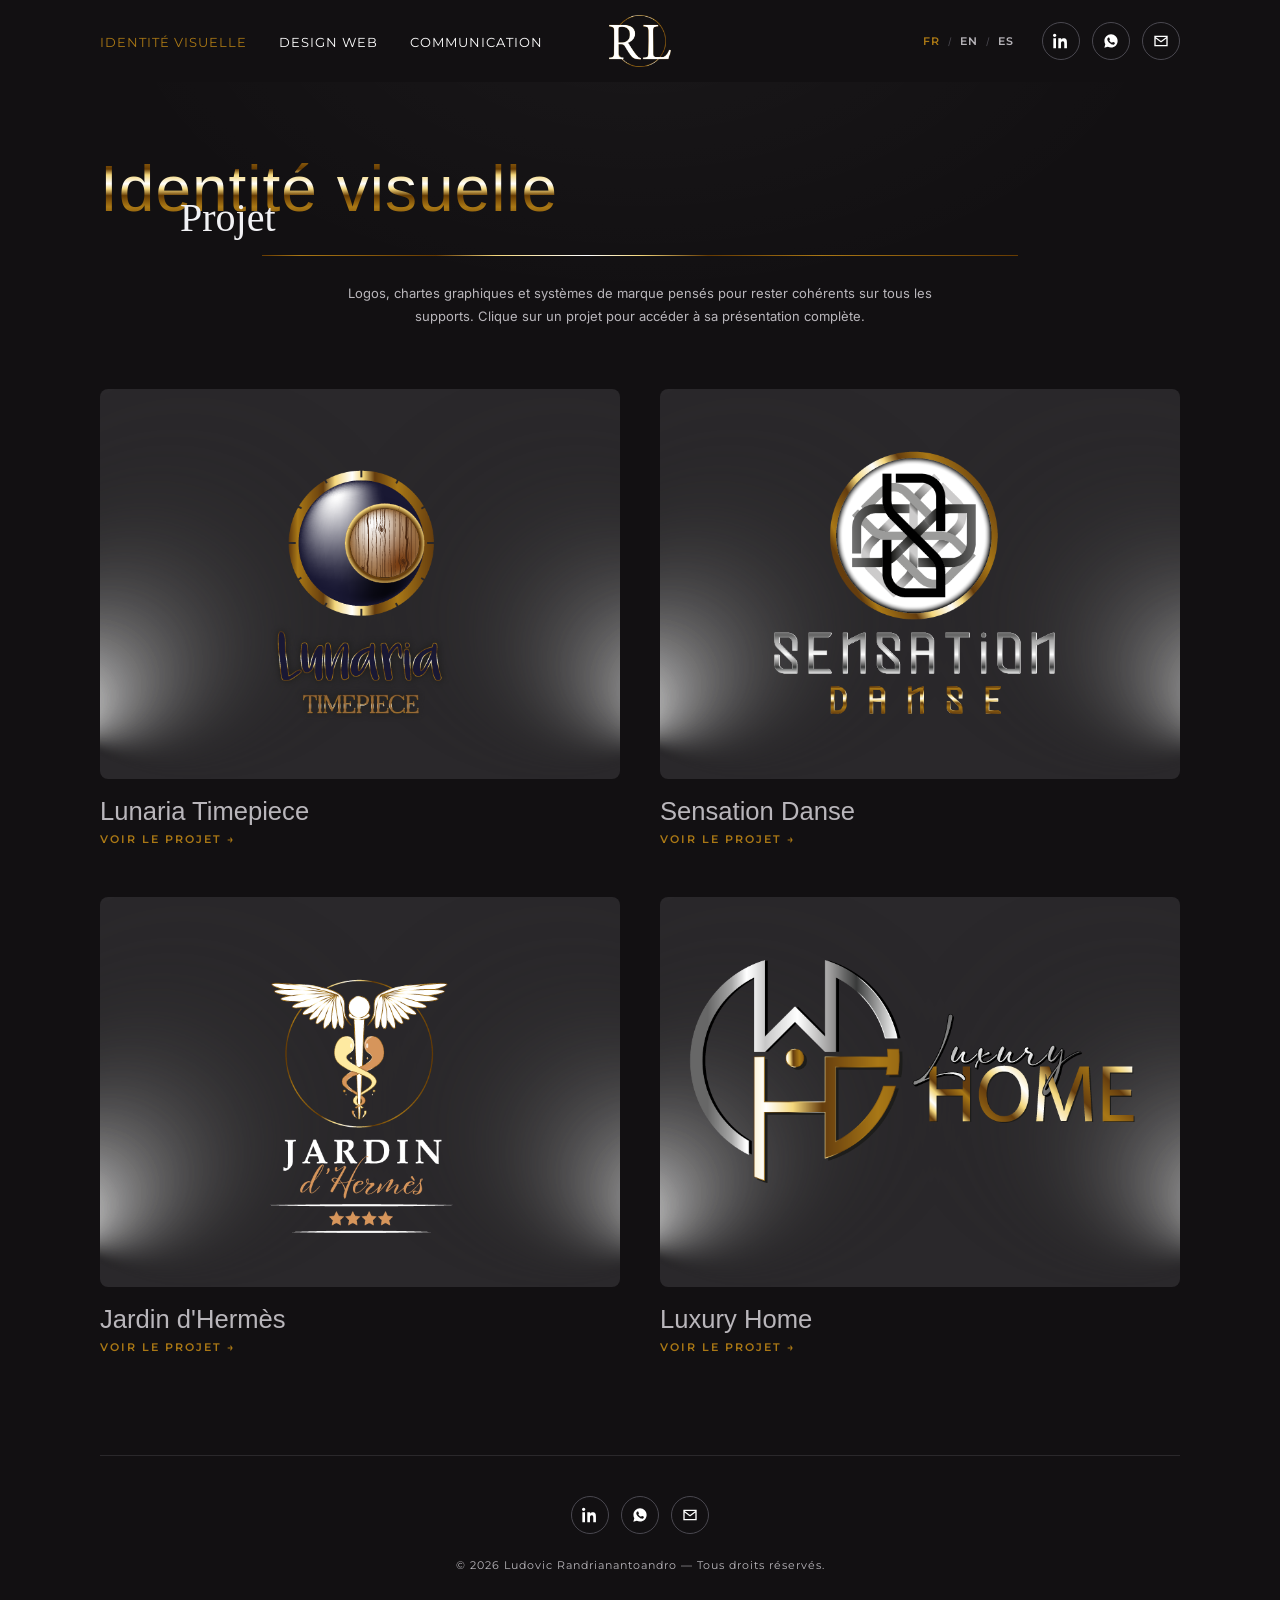
<file: identidad-visual.html>
<!DOCTYPE html>
<html lang="fr">
<head>
<meta charset="UTF-8">
<meta name="viewport" content="width=device-width, initial-scale=1">
<title>Identidad visual — Ludovic Randrianantoandro</title>
<link rel="preconnect" href="https://fonts.googleapis.com">
<link rel="preconnect" href="https://fonts.gstatic.com" crossorigin>
<link href="https://db.onlinewebfonts.com/c/8be6aef030888a4592f8fe1cd55ce703?family=House+of+cards+W03+Bold" rel="stylesheet">
<link href="https://fonts.googleapis.com/css2?family=Inter:wght@400;500;600&family=Montserrat:wght@100;300;400;700;800;900&family=Yellowtail&display=swap" rel="stylesheet">
<link rel="stylesheet" href="styles/tokens.css?v=2">
<link rel="stylesheet" href="styles/site.css?v=8">
<style>
  .page-intro{
    max-width:600px;
    margin:26px auto 0;
    text-align:center;
    font-size:13px;
    line-height:1.8;
    color:var(--text-body);
  }

  .project-grid{
    display:grid;
    grid-template-columns:repeat(2, 1fr);
    gap:50px 40px;
    margin-top:60px;
  }
  .project-card{
    display:block;
    text-decoration:none;
    color:inherit;
  }
  .project-card-media{
    aspect-ratio:4 / 3;
    border-radius:8px;
    overflow:hidden;
    background:var(--card-bg);
  }
  .project-card-media img{
    width:100%;
    height:100%;
    object-fit:cover;
    display:block;
    transition:transform .5s ease;
  }
  .project-card:hover .project-card-media img{ transform:scale(1.05); }

  .project-card-title{
    display:block;
    margin-top:18px;
    font-family:'House of cards W03 Bold', sans-serif;
    font-size:1.6em;
  }
  .project-card-tag{
    display:inline-flex;
    align-items:center;
    gap:8px;
    margin-top:6px;
    font-family:'Montserrat', sans-serif;
    font-size:11px;
    font-weight:600;
    letter-spacing:2px;
    text-transform:uppercase;
    color:var(--gold-2);
    transition:gap .2s;
  }
  .project-card:hover .project-card-tag{ gap:14px; }

  @media (max-width:700px){
    .project-grid{ grid-template-columns:1fr; }
  }
</style>
</head>
<body>

<div class="page">

  <nav class="navbar">
    <ul class="nav-menu">
      <li><a href="identidad-visual.html" class="is-active" data-i18n="nav.identidad">Identidad visual</a></li>
      <li><a href="diseno-web.html" data-i18n="nav.diseno">Diseño web</a></li>
      <li><a href="comunicacion.html" data-i18n="nav.comunicacion">Comunicación</a></li>
    </ul>

    <div class="nav-logo">
      <a href="index.html">
        <img src="images/logo_LR.png" alt="Retour à l'accueil" data-i18n-attr="alt:nav.logoAlt">
      </a>
    </div>

    <div class="nav-social">
      <div class="lang-switch">
        <button type="button" data-lang="fr" onclick="i18n.setLang('fr')">FR</button>
        <span class="sep">/</span>
        <button type="button" data-lang="en" onclick="i18n.setLang('en')">EN</button>
        <span class="sep">/</span>
        <button type="button" data-lang="es" onclick="i18n.setLang('es')">ES</button>
      </div>
      <a class="social-icon" href="https://www.linkedin.com/in/ludovic-randrianantoandro/" target="_blank" rel="noopener" aria-label="LinkedIn">
        <svg viewBox="0 0 24 24"><path d="M4.98 3.5C4.98 4.88 3.87 6 2.5 6S0 4.88 0 3.5 1.12 1 2.5 1s2.48 1.12 2.48 2.5zM.5 8h4V23h-4V8zM8.5 8h3.8v2.05h.05c.53-1 1.83-2.05 3.77-2.05 4.03 0 4.78 2.65 4.78 6.1V23h-4v-6.86c0-1.64-.03-3.75-2.29-3.75-2.29 0-2.64 1.79-2.64 3.63V23h-4V8z"/></svg>
      </a>
      <a class="social-icon" href="+34641520964" target="_blank" rel="noopener" aria-label="WhatsApp">
        <svg viewBox="0 0 24 24"><path d="M12.04 2C6.58 2 2.13 6.45 2.13 11.91c0 1.75.46 3.45 1.32 4.95L2 22l5.25-1.38a9.9 9.9 0 0 0 4.79 1.22h.01c5.46 0 9.91-4.45 9.91-9.91C21.96 6.45 17.5 2 12.04 2zm5.78 14.09c-.24.68-1.4 1.32-1.92 1.4-.49.08-1.11.11-1.79-.11-.41-.13-.94-.31-1.62-.6-2.85-1.23-4.71-4.1-4.85-4.29-.14-.19-1.16-1.54-1.16-2.94s.73-2.09 1-2.38c.26-.28.57-.35.76-.35h.55c.18 0 .41-.03.63.48.24.56.81 1.94.88 2.08.07.14.11.31.02.5-.09.19-.14.31-.28.48-.14.16-.29.36-.42.49-.14.14-.28.29-.12.57.16.28.71 1.17 1.53 1.89 1.05.94 1.93 1.23 2.21 1.37.28.14.44.12.6-.07.16-.19.68-.79.86-1.06.18-.28.36-.23.6-.14.24.09 1.55.73 1.82.86.27.14.45.2.51.31.07.12.07.66-.17 1.34z"/></svg>
      </a>
      <a class="social-icon" href="ludovic.randrianantoandro@gmail.com" aria-label="Email" data-i18n-attr="aria-label:social.email">
        <svg viewBox="0 0 24 24"><path d="M2 4h20v16H2V4zm2 2v.01L12 12l8-5.99V6H4zm16 12V8.24l-7.4 5.55a1 1 0 0 1-1.2 0L4 8.24V18h16z"/></svg>
      </a>
    </div>
    <button type="button" class="nav-burger" aria-label="Menu" aria-expanded="false">
      <span></span><span></span><span></span>
    </button>
  </nav>

  <section class="block">
    <div class="section-title">
      <span class="st-main gold-text" data-i18n="nav.identidad">IDENTITE VISUELLE</span>
      <span class="st-sub" data-i18n="nav.projet">Projets</span>
    </div>
    <div class="title-rule"></div>

    <p class="page-intro" data-i18n="identidad.intro">
      Logotipos, Identidades visuales y sistemas de marca diseñados para mantener la coherencia
      en todos los soportes. Haz clic en un proyecto para acceder a su presentación completa.
    </p>

    <div class="project-grid">
      <a class="project-card" href="lunaria-timepiece.html">
        <div class="project-card-media">
          <img src="images/Lunaria/hero_lunaria.png" alt="Lunaria Timepiece — identité de marque">
        </div>
        <span class="project-card-title">Lunaria Timepiece</span>
        <span class="project-card-tag" data-i18n="identidad.cta">Descubrir el proyecto →</span>
      </a>

      <a class="project-card" href="sensation-danse.html">
        <div class="project-card-media">
          <img src="images/Sensation Danse/sd_hero.png" alt="Sensation Danse — identité de marque">
        </div>
        <span class="project-card-title">Sensation Danse</span>
        <span class="project-card-tag" data-i18n="identidad.cta">Descubrir el proyecto →</span>
      </a>

      <a class="project-card" href="jardin-hermes.html">
        <div class="project-card-media">
          <img src="images/Jardin d'Hermes/JH_hero.png" alt="Jardin d'Hermès — identité de marque">
        </div>
        <span class="project-card-title">Jardin d'Hermès</span>
        <span class="project-card-tag" data-i18n="identidad.cta">Descubrir el proyecto →</span>
      </a>

      <a class="project-card" href="luxury-home.html">
        <div class="project-card-media">
          <img src="images/Luxury Home/LH_hero.png" alt="Luxury Home — identité de marque">
        </div>
        <span class="project-card-title">Luxury Home</span>
        <span class="project-card-tag" data-i18n="identidad.cta">Descubrir el proyecto →</span>
      </a>
    </div>
  </section>

  <footer class="footer">
    <div class="footer-social">
      <a class="social-icon" href="https://www.linkedin.com/in/ludovic-randrianantoandro/" target="_blank" rel="noopener" aria-label="LinkedIn">
        <svg viewBox="0 0 24 24"><path d="M4.98 3.5C4.98 4.88 3.87 6 2.5 6S0 4.88 0 3.5 1.12 1 2.5 1s2.48 1.12 2.48 2.5zM.5 8h4V23h-4V8zM8.5 8h3.8v2.05h.05c.53-1 1.83-2.05 3.77-2.05 4.03 0 4.78 2.65 4.78 6.1V23h-4v-6.86c0-1.64-.03-3.75-2.29-3.75-2.29 0-2.64 1.79-2.64 3.63V23h-4V8z"/></svg>
      </a>
      <a class="social-icon" href="+34641520964" target="_blank" rel="noopener" aria-label="WhatsApp">
        <svg viewBox="0 0 24 24"><path d="M12.04 2C6.58 2 2.13 6.45 2.13 11.91c0 1.75.46 3.45 1.32 4.95L2 22l5.25-1.38a9.9 9.9 0 0 0 4.79 1.22h.01c5.46 0 9.91-4.45 9.91-9.91C21.96 6.45 17.5 2 12.04 2zm5.78 14.09c-.24.68-1.4 1.32-1.92 1.4-.49.08-1.11.11-1.79-.11-.41-.13-.94-.31-1.62-.6-2.85-1.23-4.71-4.1-4.85-4.29-.14-.19-1.16-1.54-1.16-2.94s.73-2.09 1-2.38c.26-.28.57-.35.76-.35h.55c.18 0 .41-.03.63.48.24.56.81 1.94.88 2.08.07.14.11.31.02.5-.09.19-.14.31-.28.48-.14.16-.29.36-.42.49-.14.14-.28.29-.12.57.16.28.71 1.17 1.53 1.89 1.05.94 1.93 1.23 2.21 1.37.28.14.44.12.6-.07.16-.19.68-.79.86-1.06.18-.28.36-.23.6-.14.24.09 1.55.73 1.82.86.27.14.45.2.51.31.07.12.07.66-.17 1.34z"/></svg>
      </a>
      <a class="social-icon" href="ludovic.randrianantoandro@gmail.com" aria-label="Email" data-i18n-attr="aria-label:social.email">
        <svg viewBox="0 0 24 24"><path d="M2 4h20v16H2V4zm2 2v.01L12 12l8-5.99V6H4zm16 12V8.24l-7.4 5.55a1 1 0 0 1-1.2 0L4 8.24V18h16z"/></svg>
      </a>
    </div>
    <p class="footer-copy" data-i18n="footer.copy">© 2026 Ludovic Randrianantoandro — Tous droits réservés.</p>
  </footer>

</div>

<script src="scripts/i18n-common.js?v=2"></script>
<script>
  window.I18N_DICT = Object.assign({}, window.I18N_COMMON, {
    'identidad.intro': {
      fr: 'Logos, chartes graphiques et systèmes de marque pensés pour rester cohérents sur tous les supports. Clique sur un projet pour accéder à sa présentation complète.',
      en: 'Logos, brand guidelines and identity systems designed to stay consistent across every medium. Click on a project to see its full presentation.',
      es: 'Logotipos, identidades visuales y sistemas de marca diseñados para mantener la coherencia en todos los soportes. Haz clic en un proyecto para acceder a su presentación completa.'
    },
    'identidad.cta': { fr: 'Voir le projet →', en: 'See the project →', es: 'Descubrir el proyecto →' }
  });
</script>
<script src="scripts/i18n.js?v=2"></script>
<script src="scripts/nav.js?v=3"></script>

</body>
</html>
</file>
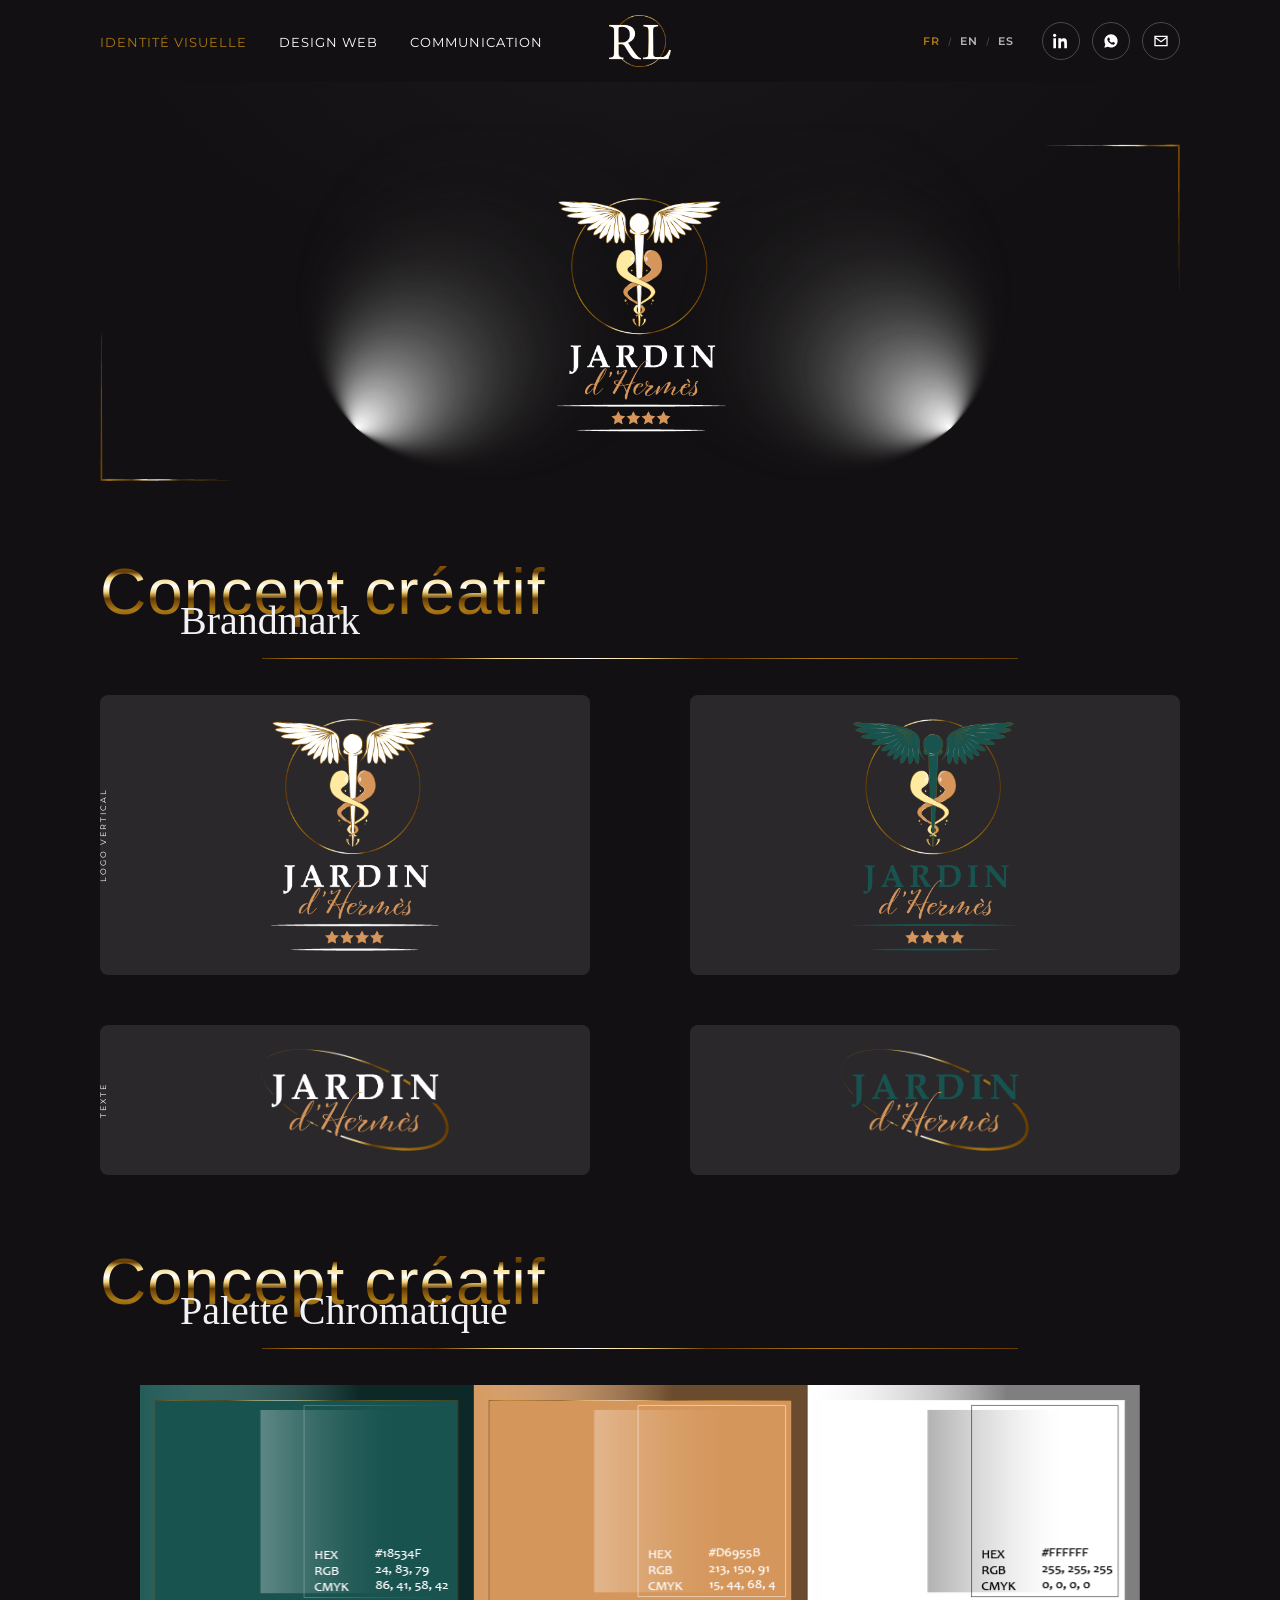
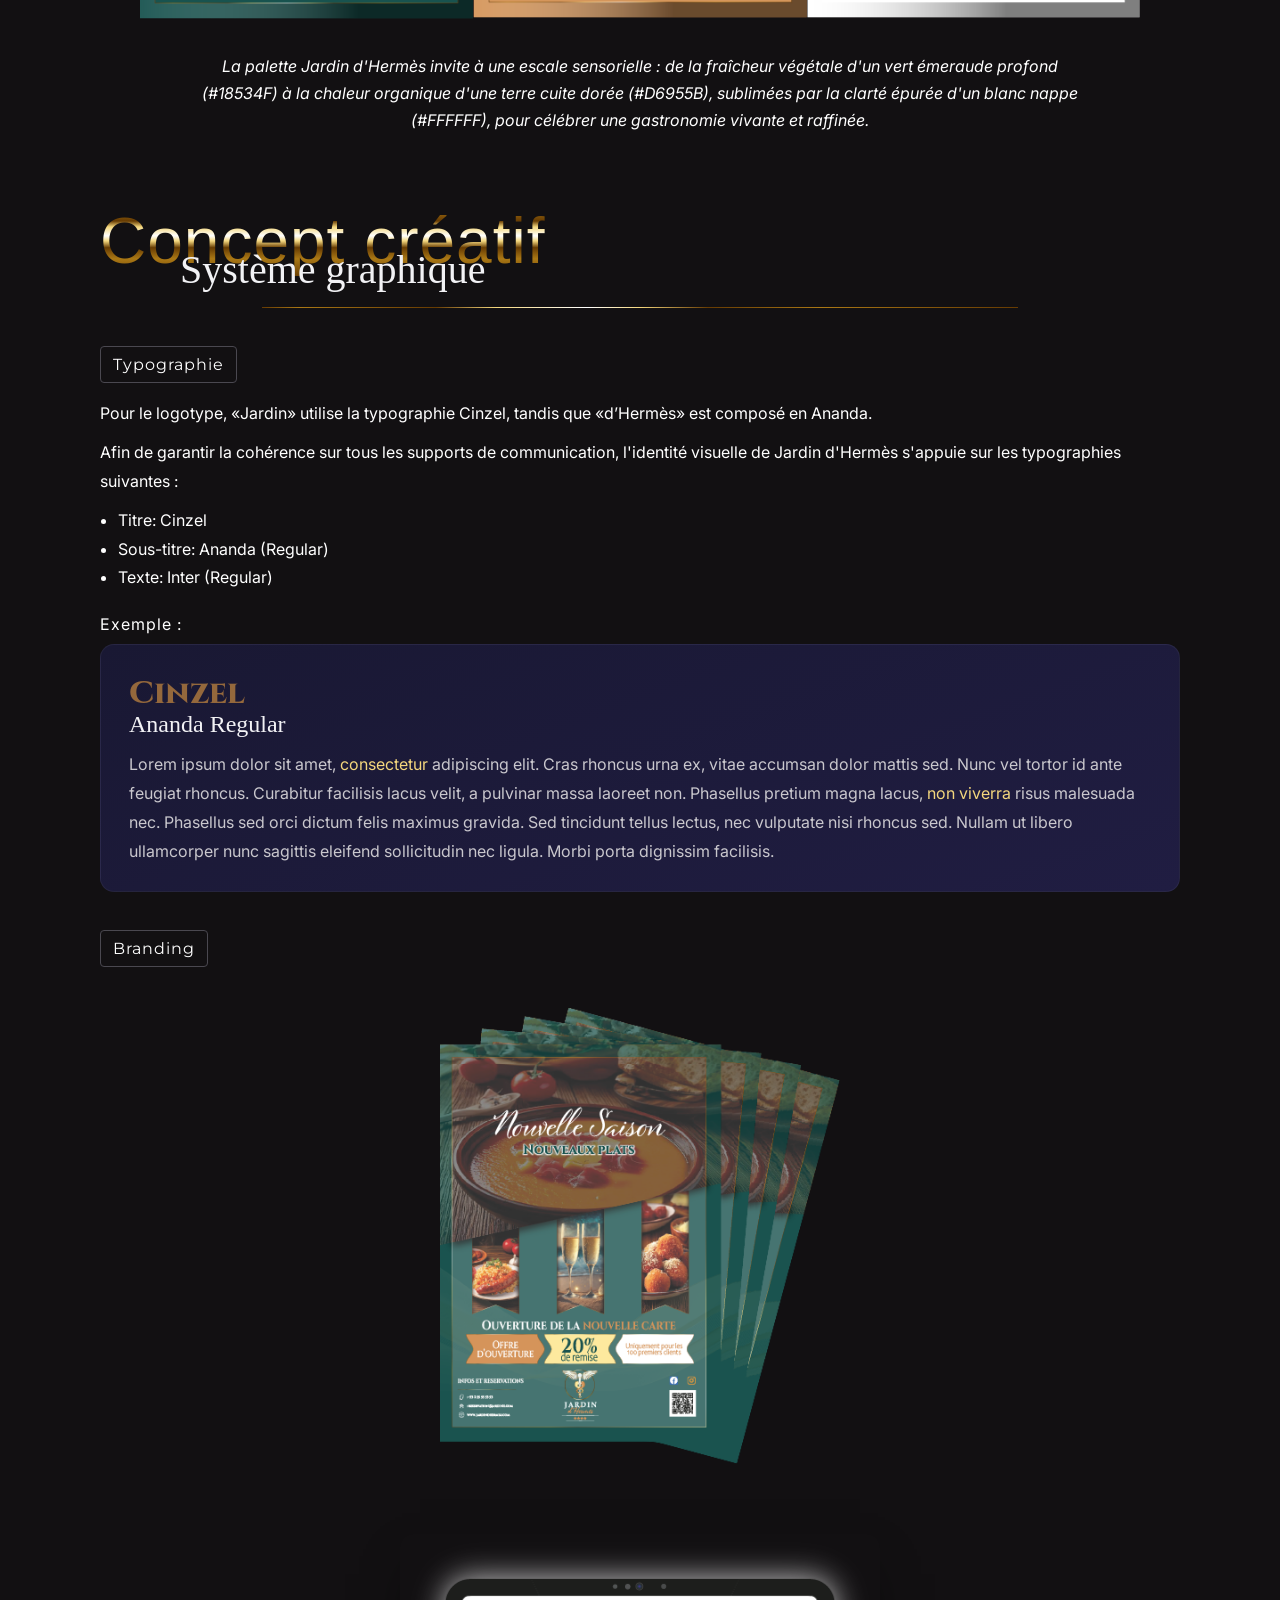
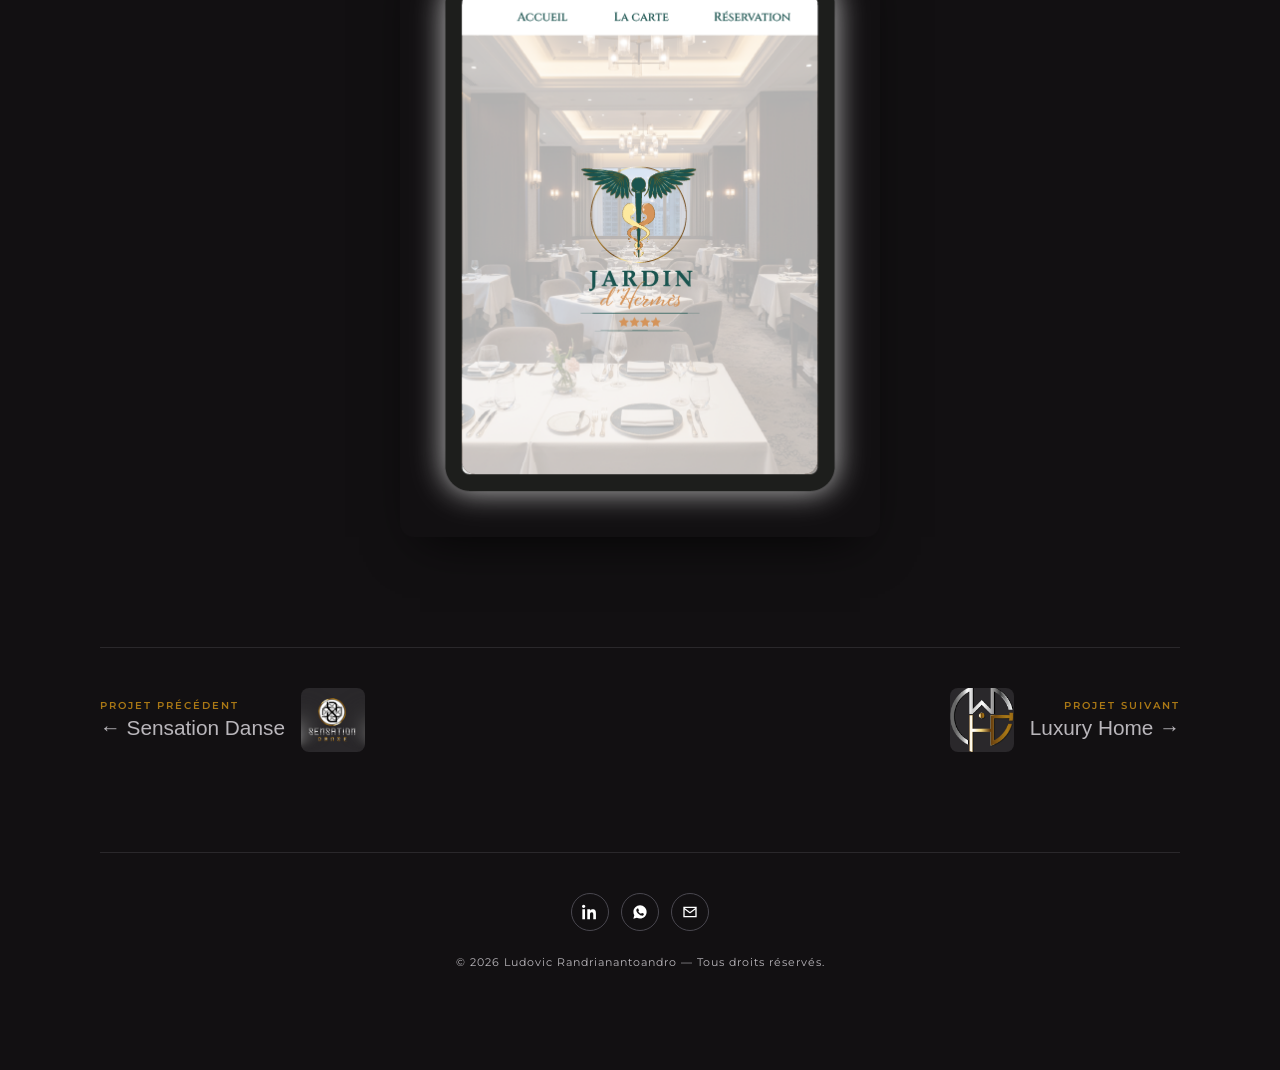
<file: jardin-hermes.html>
<!DOCTYPE html>
<html lang="fr">
<head>
<meta charset="UTF-8">
<meta name="viewport" content="width=device-width, initial-scale=1">
<title>Jardin d'Hermès — Charte graphique</title>
<link rel="preconnect" href="https://fonts.googleapis.com">
<link rel="preconnect" href="https://fonts.gstatic.com" crossorigin>
<link href="https://db.onlinewebfonts.com/c/8be6aef030888a4592f8fe1cd55ce703?family=House+of+cards+W03+Bold" rel="stylesheet">
<link href="https://fonts.googleapis.com/css2?family=Inter:wght@400;500;600&family=Montserrat:wght@100;300;400;700;800;900&family=Yellowtail&display=swap" rel="stylesheet">
<link rel="stylesheet" href="styles/tokens.css?v=2">
<link rel="stylesheet" href="styles/site.css?v=8">
<style>
  /* --- Hero (image fournie par l'utilisateur) --- */
  .hero{
    text-align:center;
    margin-top:40px;
  }
  .hero img{
    max-width:100%;
    height:auto;
  }

  /* --- Brandmark grid (images fournies par l'utilisateur) --- */
  .grid-brandmark{
    display:grid;
    grid-template-columns:repeat(2, 1fr);
    column-gap:100px;
    row-gap:50px;
    margin-top:36px;
  }
  .card{
    position:relative;
    background:var(--card-bg);
    border-radius:8px;
    height:150px;
    display:flex;
    align-items:center;
    justify-content:center;
    overflow:hidden;
  }
  .card.first-col{ padding-left:20px; }
  .card.card--tall{ height:280px; }
  .side-label{
    position:absolute;
    left:8px;
    top:50%;
    writing-mode:vertical-rl;
    transform:rotate(180deg) translateY(50%);
    transform-origin:left center;
    font-family:'Montserrat', sans-serif;
    font-size:8px;
    letter-spacing:2px;
    color:var(--white);
    text-transform:uppercase;
    z-index:1;
  }
  .card img{
    width:100%;
    height:100%;
    object-fit:contain;
    padding:24px;
  }

  /* --- Chromatic (images fournies par l'utilisateur) --- */
  .grid-chromatic{
    display:grid;
    grid-template-columns:repeat(3, 1fr);
    column-gap:0;
    row-gap:0;
    max-width:1000px;
    margin:36px auto 0;
  }
  .grid-chromatic img{
    width:100%;
    display:block;
  }

  .palette-desc{
    text-align:center;
    font-style:italic;
    font-size:1em;
    line-height:1.7;
    color:var(--white);
    max-width:900px;
    margin:34px auto 0;
  }
  .palette-desc b{ color:var(--gold-1); font-weight:500; font-style:normal; }

  /* --- Sistema --- */
  .subsection{ margin-top:38px; }
  .pill{ margin-bottom:16px; }
  .sistema-text p{
    font-size:1em;
    line-height:1.8;
    margin:0 0 10px;
    color: var(--white);
  }
  .sistema-text ul{
    margin:8px 0 0;
    padding-left:18px;
    font-size:1em;
    line-height:1.8;
    color: var(--white);
  }

  .ejemplo-label{
    font-size:1em;
    letter-spacing:1px;
    color:var(--white);
    margin:22px 0 10px;
  }

  .example-box{
    background:var(--navy-gradient);
    border-radius:14px;
    padding:26px 28px;
    border:1px solid rgba(255,255,255,0.05);
  }
  .ex-title{
    font-family:'Cinzel', sans-serif;
    font-weight:800;
    font-size:2em;
    margin:0 0 2px;
    color: #94683c;
  }
  .ex-sub{
    font-family:'Ananda', cursive;
    font-weight:400;
    font-size:1.5em;
    color:#f2f2f5;
    margin:0 0 12px;
  }
  .ex-body{
    font-size:1em;
    line-height:1.8;
    color:#c9c7cd;
    margin:0;
  }
  .ex-body .hl{ color:var(--gold-1); }

  /* --- Iconografia (image fournie par l'utilisateur) --- */
  .icon-split-wrap{
    display:flex;
    justify-content:center;
    margin-top:24px;
  }
  .icon-split-wrap img{
    max-width:400px;
    width:100%;
    height:auto;
  }

  /* --- Business card (image fournie par l'utilisateur) --- */
  .card-mockup-wrap{ display:flex; justify-content:center; }
  .business-card{
    width:100%;
    max-width:480px;
    height:auto;
    border-radius:14px;
    box-shadow:0 20px 50px -20px rgba(0,0,0,.8);
  }

  @media (max-width:620px){
    .grid-brandmark{
      grid-template-columns:1fr;
      row-gap:16px;
    }
    .card{ height:200px; }
    .card.card--tall{ height:280px; }
    .grid-chromatic{ grid-template-columns:1fr; }
  }
</style>
</head>
<body>

<div class="page">

  <nav class="navbar">
    <ul class="nav-menu">
      <li><a href="identidad-visual.html" class="is-active" data-i18n="nav.identidad">Identidad visual</a></li>
      <li><a href="diseno-web.html" data-i18n="nav.diseno">Diseño web</a></li>
      <li><a href="comunicacion.html" data-i18n="nav.comunicacion">Comunicación</a></li>
    </ul>

    <div class="nav-logo">
      <a href="index.html">
        <img src="images/logo_LR.png" alt="Retour à l'accueil" data-i18n-attr="alt:nav.logoAlt">
      </a>
    </div>

    <div class="nav-social">
      <div class="lang-switch">
        <button type="button" data-lang="fr" onclick="i18n.setLang('fr')">FR</button>
        <span class="sep">/</span>
        <button type="button" data-lang="en" onclick="i18n.setLang('en')">EN</button>
        <span class="sep">/</span>
        <button type="button" data-lang="es" onclick="i18n.setLang('es')">ES</button>
      </div>
      <a class="social-icon" href="https://www.linkedin.com/in/ludovic-randrianantoandro/" target="_blank" rel="noopener" aria-label="LinkedIn">
        <svg viewBox="0 0 24 24"><path d="M4.98 3.5C4.98 4.88 3.87 6 2.5 6S0 4.88 0 3.5 1.12 1 2.5 1s2.48 1.12 2.48 2.5zM.5 8h4V23h-4V8zM8.5 8h3.8v2.05h.05c.53-1 1.83-2.05 3.77-2.05 4.03 0 4.78 2.65 4.78 6.1V23h-4v-6.86c0-1.64-.03-3.75-2.29-3.75-2.29 0-2.64 1.79-2.64 3.63V23h-4V8z"/></svg>
      </a>
      <a class="social-icon" href="+34641520964" target="_blank" rel="noopener" aria-label="WhatsApp">
        <svg viewBox="0 0 24 24"><path d="M12.04 2C6.58 2 2.13 6.45 2.13 11.91c0 1.75.46 3.45 1.32 4.95L2 22l5.25-1.38a9.9 9.9 0 0 0 4.79 1.22h.01c5.46 0 9.91-4.45 9.91-9.91C21.96 6.45 17.5 2 12.04 2zm5.78 14.09c-.24.68-1.4 1.32-1.92 1.4-.49.08-1.11.11-1.79-.11-.41-.13-.94-.31-1.62-.6-2.85-1.23-4.71-4.1-4.85-4.29-.14-.19-1.16-1.54-1.16-2.94s.73-2.09 1-2.38c.26-.28.57-.35.76-.35h.55c.18 0 .41-.03.63.48.24.56.81 1.94.88 2.08.07.14.11.31.02.5-.09.19-.14.31-.28.48-.14.16-.29.36-.42.49-.14.14-.28.29-.12.57.16.28.71 1.17 1.53 1.89 1.05.94 1.93 1.23 2.21 1.37.28.14.44.12.6-.07.16-.19.68-.79.86-1.06.18-.28.36-.23.6-.14.24.09 1.55.73 1.82.86.27.14.45.2.51.31.07.12.07.66-.17 1.34z"/></svg>
      </a>
      <a class="social-icon" href="ludovic.randrianantoandro@gmail.com" aria-label="Email" data-i18n-attr="aria-label:social.email">
        <svg viewBox="0 0 24 24"><path d="M2 4h20v16H2V4zm2 2v.01L12 12l8-5.99V6H4zm16 12V8.24l-7.4 5.55a1 1 0 0 1-1.2 0L4 8.24V18h16z"/></svg>
      </a>
    </div>
    <button type="button" class="nav-burger" aria-label="Menu" aria-expanded="false">
      <span></span><span></span><span></span>
    </button>
  </nav>

  <header class="hero">
    <img src="images/Jardin d'Hermes/JH_hero.png" alt="Jardin d'Hermès — logo, nom de marque et effets de lumière" data-i18n-attr="alt:hero.alt">
  </header>

  <section class="block">
    <div class="section-title">
      <span class="st-main gold-text" data-i18n="section.main">CONCEPT CREATIF</span>
      <span class="st-sub" data-i18n="section.brandmark">Brandmark</span>
    </div>
    <div class="title-rule"></div>

    <div class="grid-brandmark">
      <div class="card first-col card--tall">
        <span class="side-label" data-i18n="brandmark.logoVertical">Logo vertical</span>
        <img src="images/Jardin d'Hermes/Jh_logo.png" alt="Logo Jardin d'Hermès — version couleur">
      </div>
      <div class="card card--tall">
        <img src="images/Jardin d'Hermes/JH_logo_secondaire.png" alt="Logo Jardin d'Hermès — version contour or">
      </div>

      <div class="card first-col">
        <span class="side-label" data-i18n="brandmark.textoSolo">Texte</span>
        <img src="images/Jardin d'Hermes/JH_texte.png" alt="Icône Jardin d'Hermès — version couleur">
      </div>
      <div class="card">
        <img src="images/Jardin d'Hermes/JH_texte_secondaire.png" alt="Icône Jardin d'Hermès — version or">
      </div>
    </div>
  </section>

  <section class="block">
    <div class="section-title">
      <span class="st-main gold-text" data-i18n="section.main">CONCEPT CREATIF</span>
      <span class="st-sub" data-i18n="section.cromatica">Palette Chromatique</span>
    </div>
    <div class="title-rule"></div>

    <div class="grid-chromatic">
      <img src="images/Jardin d'Hermes/JH_palette1.png" alt="Nuancier — couleur 1">
      <img src="images/Jardin d'Hermes/JH_palette2.png" alt="Nuancier — couleur 2">
      <img src="images/Jardin d'Hermes/JH_palette3.png" alt="Nuancier — couleur 3">
    </div>

    <p class="palette-desc" data-i18n-html="cromatica.desc">
      La palette Jardin d'Hermès invite à une escale sensorielle : de la fraîcheur végétale d'un vert 
      émeraude profond (#18534F) à la chaleur organique d'une terre cuite dorée (#D6955B), sublimées par 
      la clarté épurée d'un blanc nappe (#FFFFFF), pour célébrer une gastronomie vivante et raffinée.
    </p>
  </section>

  <section class="block">
    <div class="section-title">
      <span class="st-main gold-text" data-i18n="section.main">CONCEPT CREATIF</span>
      <span class="st-sub" data-i18n="section.sistema">Système graphique</span>
    </div>
    <div class="title-rule"></div>

    <div class="subsection">
      <span class="pill" data-i18n="section.typographie">Typographie</span>
      <div class="sistema-text">
        <p data-i18n="sistema.p1">Pour le logotype, «Jardin" utilise la tipographie Cinzel, alors que "d'Hermès» est composé en Ananda.</p>
        <p data-i18n="sistema.p2">Afin de garantir la cohérence de tous les supports de communication, 
          l'identité visuelle de Jardin d'Hermès repose sur les typographies suivantes :</p>
        <ul>
          <li data-i18n="sistema.titulos">Titre: Cinzel</li>
          <li data-i18n="sistema.subtitulos">Sous-titre: Ananda (Regular)</li>
          <li data-i18n="sistema.texto">Texte: Inter (Regular)</li>
        </ul>
      </div>

      <p class="ejemplo-label" data-i18n="sistema.ejemplo">Ejemplo :</p>
      <div class="example-box">
        <p class="ex-title">Cinzel</p>
        <p class="ex-sub">Ananda Regular</p>
        <p class="ex-body">
          Lorem ipsum dolor sit amet, <span class="hl">consectetur</span> adipiscing elit.
          Cras rhoncus urna ex, vitae accumsan dolor mattis sed. Nunc vel tortor
          id ante feugiat rhoncus. Curabitur facilisis lacus velit, a pulvinar massa laoreet non.
          Phasellus pretium magna lacus, <span class="hl">non viverra</span> risus malesuada nec.
          Phasellus sed orci dictum felis maximus gravida. Sed tincidunt tellus lectus, nec
          vulputate nisi rhoncus sed. Nullam ut libero ullamcorper nunc sagittis eleifend
          sollicitudin nec ligula. Morbi porta dignissim facilisis.
        </p>
      </div>
    </div>

    <div class="subsection">
      <span class="pill">Branding</span>
      <div class="icon-split-wrap">
        <img src="images/Jardin d'Hermes/JH_iconographie_flyer.png" alt="Iconographie Jardin d'Hermès">
      </div>
    </div>
  </section>

  <section class="block card-mockup-wrap">
    <img class="business-card" src="images/Jardin d'Hermes/JH_icononographie_tab.png" alt="Iconographie Jardin d'Hermès — carte de visite">
  </section>

  <nav class="project-nav">
    <a class="project-nav-link project-nav-link--prev" href="sensation-danse.html">
      <span class="project-nav-text">
        <span class="project-nav-label" data-i18n="projectnav.prev">Projet précédent</span>
        <span class="project-nav-name">← Sensation Danse</span>
      </span>
      <span class="project-nav-thumb">
        <img src="images/Sensation Danse/sd_hero.png" alt="Sensation Danse">
      </span>
    </a>

    <a class="project-nav-link project-nav-link--next" href="luxury-home.html">
      <span class="project-nav-thumb">
        <img src="images/Luxury Home/LH_icone.png" alt="Luxury Home">
      </span>
      <span class="project-nav-text">
        <span class="project-nav-label" data-i18n="projectnav.next">Projet suivant</span>
        <span class="project-nav-name">Luxury Home →</span>
      </span>
    </a>
  </nav>

  <footer class="footer">
    <div class="footer-social">
      <a class="social-icon" href="https://www.linkedin.com/in/ludovic-randrianantoandro/" target="_blank" rel="noopener" aria-label="LinkedIn">
        <svg viewBox="0 0 24 24"><path d="M4.98 3.5C4.98 4.88 3.87 6 2.5 6S0 4.88 0 3.5 1.12 1 2.5 1s2.48 1.12 2.48 2.5zM.5 8h4V23h-4V8zM8.5 8h3.8v2.05h.05c.53-1 1.83-2.05 3.77-2.05 4.03 0 4.78 2.65 4.78 6.1V23h-4v-6.86c0-1.64-.03-3.75-2.29-3.75-2.29 0-2.64 1.79-2.64 3.63V23h-4V8z"/></svg>
      </a>
      <a class="social-icon" href="+34641520964" target="_blank" rel="noopener" aria-label="WhatsApp">
        <svg viewBox="0 0 24 24"><path d="M12.04 2C6.58 2 2.13 6.45 2.13 11.91c0 1.75.46 3.45 1.32 4.95L2 22l5.25-1.38a9.9 9.9 0 0 0 4.79 1.22h.01c5.46 0 9.91-4.45 9.91-9.91C21.96 6.45 17.5 2 12.04 2zm5.78 14.09c-.24.68-1.4 1.32-1.92 1.4-.49.08-1.11.11-1.79-.11-.41-.13-.94-.31-1.62-.6-2.85-1.23-4.71-4.1-4.85-4.29-.14-.19-1.16-1.54-1.16-2.94s.73-2.09 1-2.38c.26-.28.57-.35.76-.35h.55c.18 0 .41-.03.63.48.24.56.81 1.94.88 2.08.07.14.11.31.02.5-.09.19-.14.31-.28.48-.14.16-.29.36-.42.49-.14.14-.28.29-.12.57.16.28.71 1.17 1.53 1.89 1.05.94 1.93 1.23 2.21 1.37.28.14.44.12.6-.07.16-.19.68-.79.86-1.06.18-.28.36-.23.6-.14.24.09 1.55.73 1.82.86.27.14.45.2.51.31.07.12.07.66-.17 1.34z"/></svg>
      </a>
      <a class="social-icon" href="ludovic.randrianantoandro@gmail.com" aria-label="Email" data-i18n-attr="aria-label:social.email">
        <svg viewBox="0 0 24 24"><path d="M2 4h20v16H2V4zm2 2v.01L12 12l8-5.99V6H4zm16 12V8.24l-7.4 5.55a1 1 0 0 1-1.2 0L4 8.24V18h16z"/></svg>
      </a>
    </div>
    <p class="footer-copy" data-i18n="footer.copy">© 2026 Ludovic Randrianantoandro — Tous droits réservés.</p>
  </footer>

</div>

<script src="scripts/i18n-common.js?v=2"></script>
<script>
  window.I18N_DICT = Object.assign({}, window.I18N_COMMON, {
    'hero.alt': {
      fr: "Jardin d'Hermès — logo, nom de marque et effets de lumière",
      en: "Jardin d'Hermès — logo, wordmark and light effects",
      es: "Jardin d'Hermès — logo, naming y efectos de luz"
    },
    'brandmark.logoVertical': { fr: 'Logo vertical', en: 'Vertical logo', es: 'Logo vertical' },
    'brandmark.textoSolo': { fr: 'Texte', en: 'Text only', es: 'Texto solo' },
    'cromatica.desc': {
      fr: "La palette Jardin d'Hermès invite à une escale sensorielle : de la fraîcheur végétale d'un vert émeraude profond (#18534F) à la chaleur organique d'une terre cuite dorée (#D6955B), sublimées par la clarté épurée d'un blanc nappe (#FFFFFF), pour célébrer une gastronomie vivante et raffinée.",
      en: "The Jardin d'Hermès palette invites a sensory escape: from the vegetal freshness of a deep emerald green (#18534F) to the organic warmth of a golden terracotta (#D6955B), elevated by the clean clarity of a tablecloth white (#FFFFFF), to celebrate a lively and refined gastronomy.",
      es: "La paleta Jardin d'Hermès invita a una escala sensorial: desde la frescura vegetal de un verde esmeralda profundo (#18534F) hasta la calidez orgánica de una terracota dorada (#D6955B), realzadas por la claridad depurada de un blanco mantel (#FFFFFF), para celebrar una gastronomía viva y refinada."
    },
    'sistema.p1': {
      fr: 'Pour le logotype, «Jardin» utilise la typographie Cinzel, tandis que «d’Hermès» est composé en Ananda.',
      en: 'For the logotype, "Jardin" uses the Cinzel typeface, while "d’Hermès" is set in Ananda.',
      es: "Para el logotipo, «Jardin\" utiliza la tipografía Cinzel, mientras que \"d'Hermès» está compuesto en Ananda."
    },
    'sistema.p2': {
      fr: "Afin de garantir la cohérence sur tous les supports de communication, l'identité visuelle de Jardin d'Hermès s'appuie sur les typographies suivantes :",
      en: "To ensure consistency across all communication materials, Jardin d'Hermès's visual identity relies on the following typefaces:",
      es: "Con el objetivo de garantizar la coherencia en todos los soportes de comunicación, la identidad visual de Jardin d'Hermès se apoya en las siguientes tipografías:"
    },
    'sistema.titulos': { fr: 'Titre: Cinzel', en: 'Title: Cinzel', es: 'Título: Cinzel' },
    'sistema.subtitulos': { fr: 'Sous-titre: Ananda (Regular)', en: 'Subtitle: Ananda (Regular)', es: 'Subtítulo: Ananda (Regular)' },
    'sistema.texto': { fr: 'Texte: Inter (Regular)', en: 'Text: Inter (Regular)', es: 'Texto: Inter (Regular)' },
  });
</script>
<script src="scripts/i18n.js?v=2"></script>
<script src="scripts/nav.js?v=3"></script>

</body>
</html>
</file>
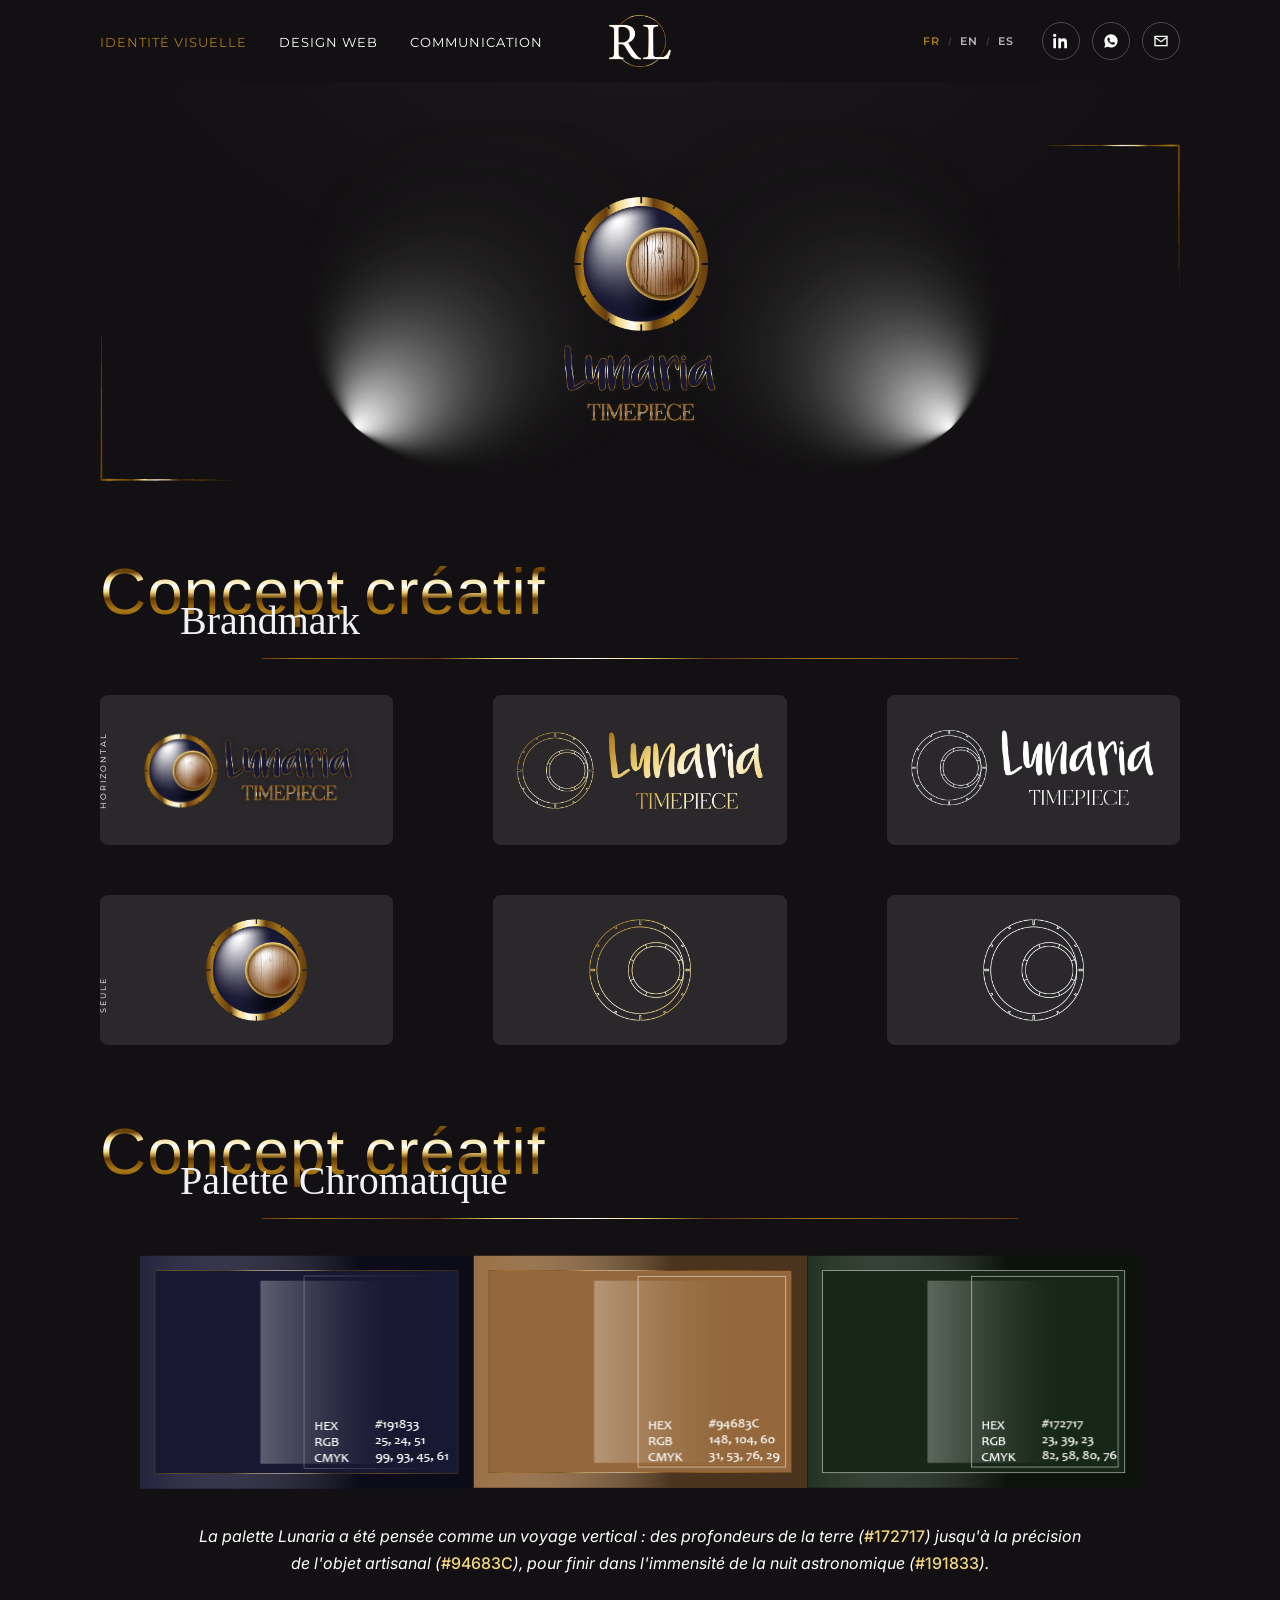
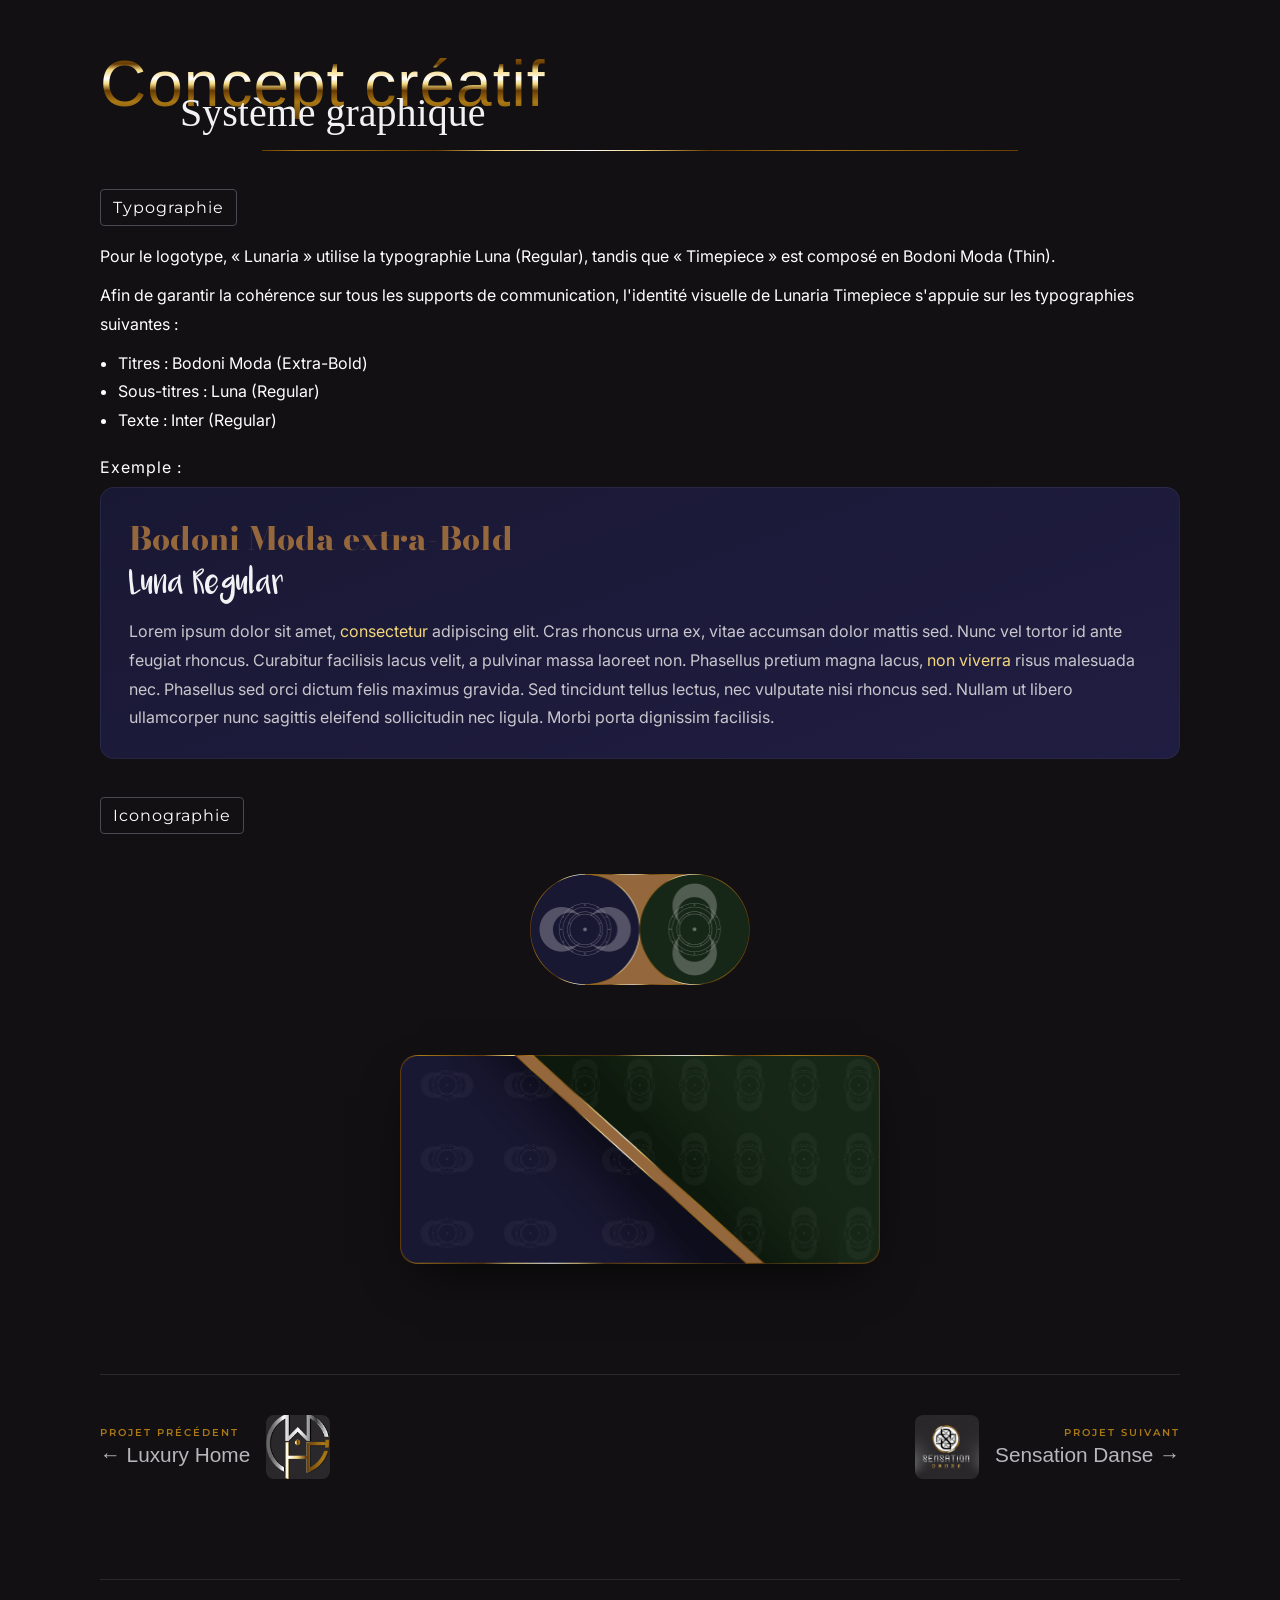
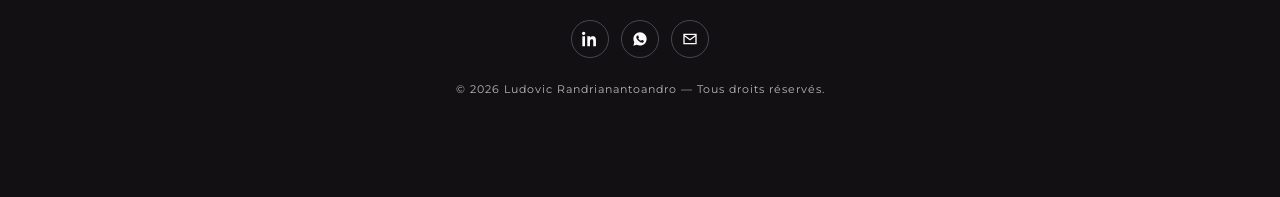
<file: lunaria-timepiece.html>
<!DOCTYPE html>
<html lang="fr">
<head>
<meta charset="UTF-8">
<meta name="viewport" content="width=device-width, initial-scale=1">
<title>Lunaria Timepiece — Charte graphique</title>
<link rel="preconnect" href="https://fonts.googleapis.com">
<link rel="preconnect" href="https://fonts.gstatic.com" crossorigin>
<link href="https://db.onlinewebfonts.com/c/8be6aef030888a4592f8fe1cd55ce703?family=House+of+cards+W03+Bold" rel="stylesheet">
<link href="https://fonts.googleapis.com/css2?family=Inter:wght@400;500;600&family=Montserrat:wght@100;300;400;700;800;900&family=Yellowtail&family=Bodoni+Moda:wght@400;800&display=swap" rel="stylesheet">
<link rel="stylesheet" href="styles/tokens.css?v=2">
<link rel="stylesheet" href="styles/site.css?v=8">
<style>
  /* --- Hero (image fournie par l'utilisateur) --- */
  .hero{
    text-align:center;
    margin-top:40px;
  }
  .hero img{
    max-width:100%;
    height:auto;
  }

  /* --- Brandmark grid (images fournies par l'utilisateur) --- */
  .grid-brandmark{
    display:grid;
    grid-template-columns:repeat(3, 1fr);
    column-gap:100px;
    row-gap:50px;
    margin-top:36px;
  }
  .card{
    position:relative;
    background:var(--card-bg);
    border-radius:8px;
    height:150px;
    display:flex;
    align-items:center;
    justify-content:center;
    overflow:hidden;
  }
  .card.first-col{ padding-left:20px; }
  .side-label{
    position:absolute;
    left:8px;
    top:50%;
    writing-mode:vertical-rl;
    transform:rotate(180deg) translateY(50%);
    transform-origin:left center;
    font-family:'Montserrat', sans-serif;
    font-size:8px;
    letter-spacing:2px;
    color:var(--white);
    text-transform:uppercase;
    z-index:1;
  }
  .card img{
    width:100%;
    height:100%;
    object-fit:contain;
    padding:24px;
  }

  /* --- Chromatic (images fournies par l'utilisateur) --- */
  .grid-chromatic{
    display:grid;
    grid-template-columns:repeat(3, 1fr);
    column-gap:0;
    row-gap:0;
    max-width:1000px;
    margin:36px auto 0;
  }
  .grid-chromatic img{
    width:100%;
    display:block;
  }

  .palette-desc{
    text-align:center;
    font-style:italic;
    font-size:1em;
    line-height:1.7;
    color:var(--white);
    max-width:900px;
    margin:34px auto 0;
  }
  .palette-desc b{ color:var(--gold-1); font-weight:500; font-style:normal; }

  /* --- Sistema --- */
  .subsection{ margin-top:38px; }
  .pill{ margin-bottom:16px; }
  .sistema-text p{
    font-size:1em;
    line-height:1.8;
    margin:0 0 10px;
    color: var(--white);
  }
  .sistema-text ul{
    margin:8px 0 0;
    padding-left:18px;
    font-size:1em;
    line-height:1.8;
    color: var(--white);
  }

  .ejemplo-label{
    font-size:1em;
    letter-spacing:1px;
    color:var(--white);
    margin:22px 0 10px;
  }

  .example-box{
    background:var(--navy-gradient);
    border-radius:14px;
    padding:26px 28px;
    border:1px solid rgba(255,255,255,0.05);
  }
  .ex-title{
    font-family:'Bodoni Moda', serif;
    font-weight:800;
    font-size:2em;
    margin:0 0 2px;
    color: #94683c;
  }
  .ex-sub{
    font-family:'Luna', cursive;
    font-weight:400;
    font-size:1.2em;
    color:#f2f2f5;
    margin:0 0 12px;
  }
  .ex-body{
    font-size:1em;
    line-height:1.8;
    color:#c9c7cd;
    margin:0;
  }
  .ex-body .hl{ color:var(--gold-1); }

  /* --- Iconografia (image fournie par l'utilisateur) --- */
  .icon-split-wrap{
    display:flex;
    justify-content:center;
    margin-top:24px;
  }
  .icon-split-wrap img{
    max-width:220px;
    width:100%;
    height:auto;
  }

  /* --- Business card (image fournie par l'utilisateur) --- */
  .card-mockup-wrap{ display:flex; justify-content:center; }
  .business-card{
    width:100%;
    max-width:480px;
    height:auto;
    border-radius:14px;
    box-shadow:0 20px 50px -20px rgba(0,0,0,.8);
  }

  @media (max-width:620px){
    .grid-brandmark{
      grid-template-columns:1fr;
      row-gap:16px;
    }
    .card{ height:200px; }
    .grid-chromatic{ grid-template-columns:1fr; }
  }
</style>
</head>
<body>

<div class="page">

  <nav class="navbar">
    <ul class="nav-menu">
      <li><a href="identidad-visual.html" class="is-active" data-i18n="nav.identidad">Identidad visual</a></li>
      <li><a href="diseno-web.html" data-i18n="nav.diseno">Diseño web</a></li>
      <li><a href="comunicacion.html" data-i18n="nav.comunicacion">Comunicación</a></li>
    </ul>

    <div class="nav-logo">
      <a href="index.html">
        <img src="images/logo_LR.png" alt="Retour à l'accueil" data-i18n-attr="alt:nav.logoAlt">
      </a>
    </div>

    <div class="nav-social">
      <div class="lang-switch">
        <button type="button" data-lang="fr" onclick="i18n.setLang('fr')">FR</button>
        <span class="sep">/</span>
        <button type="button" data-lang="en" onclick="i18n.setLang('en')">EN</button>
        <span class="sep">/</span>
        <button type="button" data-lang="es" onclick="i18n.setLang('es')">ES</button>
      </div>
      <a class="social-icon" href="https://www.linkedin.com/in/ludovic-randrianantoandro/" target="_blank" rel="noopener" aria-label="LinkedIn">
        <svg viewBox="0 0 24 24"><path d="M4.98 3.5C4.98 4.88 3.87 6 2.5 6S0 4.88 0 3.5 1.12 1 2.5 1s2.48 1.12 2.48 2.5zM.5 8h4V23h-4V8zM8.5 8h3.8v2.05h.05c.53-1 1.83-2.05 3.77-2.05 4.03 0 4.78 2.65 4.78 6.1V23h-4v-6.86c0-1.64-.03-3.75-2.29-3.75-2.29 0-2.64 1.79-2.64 3.63V23h-4V8z"/></svg>
      </a>
      <a class="social-icon" href="+34641520964" target="_blank" rel="noopener" aria-label="WhatsApp">
        <svg viewBox="0 0 24 24"><path d="M12.04 2C6.58 2 2.13 6.45 2.13 11.91c0 1.75.46 3.45 1.32 4.95L2 22l5.25-1.38a9.9 9.9 0 0 0 4.79 1.22h.01c5.46 0 9.91-4.45 9.91-9.91C21.96 6.45 17.5 2 12.04 2zm5.78 14.09c-.24.68-1.4 1.32-1.92 1.4-.49.08-1.11.11-1.79-.11-.41-.13-.94-.31-1.62-.6-2.85-1.23-4.71-4.1-4.85-4.29-.14-.19-1.16-1.54-1.16-2.94s.73-2.09 1-2.38c.26-.28.57-.35.76-.35h.55c.18 0 .41-.03.63.48.24.56.81 1.94.88 2.08.07.14.11.31.02.5-.09.19-.14.31-.28.48-.14.16-.29.36-.42.49-.14.14-.28.29-.12.57.16.28.71 1.17 1.53 1.89 1.05.94 1.93 1.23 2.21 1.37.28.14.44.12.6-.07.16-.19.68-.79.86-1.06.18-.28.36-.23.6-.14.24.09 1.55.73 1.82.86.27.14.45.2.51.31.07.12.07.66-.17 1.34z"/></svg>
      </a>
      <a class="social-icon" href="ludovic.randrianantoandro@gmail.com" aria-label="Email" data-i18n-attr="aria-label:social.email">
        <svg viewBox="0 0 24 24"><path d="M2 4h20v16H2V4zm2 2v.01L12 12l8-5.99V6H4zm16 12V8.24l-7.4 5.55a1 1 0 0 1-1.2 0L4 8.24V18h16z"/></svg>
      </a>
    </div>
    <button type="button" class="nav-burger" aria-label="Menu" aria-expanded="false">
      <span></span><span></span><span></span>
    </button>
  </nav>

  <header class="hero">
    <img src="images/Lunaria/hero_lunaria.png" alt="Lunaria Timepiece — logo, nom de marque et effets de lumière" data-i18n-attr="alt:hero.alt">
  </header>

  <section class="block">
    <div class="section-title">
      <span class="st-main gold-text" data-i18n="section.main">CONCEPT CREATIF</span>
      <span class="st-sub" data-i18n="section.brandmark">Brandmark</span>
    </div>
    <div class="title-rule"></div>

    <div class="grid-brandmark">
      <div class="card first-col">
        <span class="side-label" data-i18n="brandmark.logoHorizontal">Logo horizontal</span>
        <img src="images/Lunaria/lunaria_horizontal.png" alt="Logo Lunaria Timepiece — version couleur">
      </div>
      <div class="card">
        <img src="images/Lunaria/lunaria_horizontal_or.png" alt="Logo Lunaria Timepiece — version contour or">
      </div>
      <div class="card">
        <img src="images/Lunaria/lunaria_horizontal_monochrome.png" alt="Logo Lunaria Timepiece — version contour blanc">
      </div>

      <div class="card first-col">
        <span class="side-label" data-i18n="brandmark.iconoSuelto">Ilustración suelta</span>
        <img src="images/Lunaria/lunaria_icone.png" alt="Icône Lunaria — version couleur">
      </div>
      <div class="card">
        <img src="images/Lunaria/lunaria_icone_or.png" alt="Icône Lunaria — version or">
      </div>
      <div class="card">
        <img src="images/Lunaria/lunaria_icone_monochrome.png" alt="Icône Lunaria — version blanc">
      </div>
    </div>
  </section>

  <section class="block">
    <div class="section-title">
      <span class="st-main gold-text" data-i18n="section.main">CONCEPT CREATIF</span>
      <span class="st-sub" data-i18n="section.cromatica">Palette Chromatique</span>
    </div>
    <div class="title-rule"></div>

    <div class="grid-chromatic">
      <img src="images/Lunaria/lunaria_palette1.png" alt="Nuancier — navy #191833">
      <img src="images/Lunaria/lunaria_palette2.png" alt="Nuancier — bronze #94683C">
      <img src="images/Lunaria/lunaria_palette3.png" alt="Nuancier — vert #172717">
    </div>

    <p class="palette-desc" data-i18n-html="cromatica.desc">
      La paleta Lunaria ha sido concebida como un viaje vertical: desde las profundidades
      de la tierra (<b>#172717</b>) hasta la precisión del objeto artesanal (<b>#94683C</b>),
      para terminar en la inmensidad de la noche astronómica (<b>#191833</b>).
    </p>
  </section>

  <section class="block">
    <div class="section-title">
      <span class="st-main gold-text" data-i18n="section.main">CONCEPT CREATIF</span>
      <span class="st-sub" data-i18n="section.sistema">Système graphique</span>
    </div>
    <div class="title-rule"></div>

    <div class="subsection">
      <span class="pill" data-i18n="section.typographie">Typographie</span>
      <div class="sistema-text">
        <p data-i18n="sistema.p1">Para el logotipo, «Lunaria» utiliza la tipografía Luna (Regular), mientras que «Timepiece» está compuesto en Bodoni Moda (Thin).</p>
        <p data-i18n="sistema.p2">Con el objetivo de garantizar la coherencia en todos los soportes de comunicación, la identidad visual de Lunaria Timepiece se apoya en las siguientes tipografías:</p>
        <ul>
          <li data-i18n="sistema.titulos">Títulos: Bodoni Moda (Extra-Bold)</li>
          <li data-i18n="sistema.subtitulos">Subtítulos: Luna (Regular)</li>
          <li data-i18n="sistema.texto">Texto: Inter (Regular)</li>
        </ul>
      </div>

      <p class="ejemplo-label" data-i18n="sistema.ejemplo">Ejemplo :</p>
      <div class="example-box">
        <p class="ex-title">Bodoni Moda extra-Bold</p>
        <p class="ex-sub">Luna Regular</p>
        <p class="ex-body">
          Lorem ipsum dolor sit amet, <span class="hl">consectetur</span> adipiscing elit.
          Cras rhoncus urna ex, vitae accumsan dolor mattis sed. Nunc vel tortor
          id ante feugiat rhoncus. Curabitur facilisis lacus velit, a pulvinar massa laoreet non.
          Phasellus pretium magna lacus, <span class="hl">non viverra</span> risus malesuada nec.
          Phasellus sed orci dictum felis maximus gravida. Sed tincidunt tellus lectus, nec
          vulputate nisi rhoncus sed. Nullam ut libero ullamcorper nunc sagittis eleifend
          sollicitudin nec ligula. Morbi porta dignissim facilisis.
        </p>
      </div>
    </div>

    <div class="subsection">
      <span class="pill" data-i18n="section.iconographie">Iconográfia</span>
      <div class="icon-split-wrap">
        <img src="images/Lunaria/lunaria_iconographie_site1.png" alt="Iconographie Lunaria Timepiece">
      </div>
    </div>
  </section>

  <section class="block card-mockup-wrap">
    <img class="business-card" src="images/Lunaria/lunaria_iconographie_site2.png" alt="Iconographie Lunaria Timepiece — carte de visite">
  </section>

  <nav class="project-nav">
    <a class="project-nav-link project-nav-link--prev" href="luxury-home.html">
      <span class="project-nav-text">
        <span class="project-nav-label" data-i18n="projectnav.prev">Projet précédent</span>
        <span class="project-nav-name">← Luxury Home</span>
      </span>
      <span class="project-nav-thumb">
        <img src="images/Luxury Home/LH_icone.png" alt="Luxury Home">
      </span>
    </a>

    <a class="project-nav-link project-nav-link--next" href="sensation-danse.html">
      <span class="project-nav-thumb">
        <img src="images/Sensation Danse/sd_hero.png" alt="Sensation Danse">
      </span>
      <span class="project-nav-text">
        <span class="project-nav-label" data-i18n="projectnav.next">Projet suivant</span>
        <span class="project-nav-name">Sensation Danse →</span>
      </span>
    </a>
  </nav>

  <footer class="footer">
    <div class="footer-social">
      <a class="social-icon" href="https://www.linkedin.com/in/ludovic-randrianantoandro/" target="_blank" rel="noopener" aria-label="LinkedIn">
        <svg viewBox="0 0 24 24"><path d="M4.98 3.5C4.98 4.88 3.87 6 2.5 6S0 4.88 0 3.5 1.12 1 2.5 1s2.48 1.12 2.48 2.5zM.5 8h4V23h-4V8zM8.5 8h3.8v2.05h.05c.53-1 1.83-2.05 3.77-2.05 4.03 0 4.78 2.65 4.78 6.1V23h-4v-6.86c0-1.64-.03-3.75-2.29-3.75-2.29 0-2.64 1.79-2.64 3.63V23h-4V8z"/></svg>
      </a>
      <a class="social-icon" href="+34641520964" target="_blank" rel="noopener" aria-label="WhatsApp">
        <svg viewBox="0 0 24 24"><path d="M12.04 2C6.58 2 2.13 6.45 2.13 11.91c0 1.75.46 3.45 1.32 4.95L2 22l5.25-1.38a9.9 9.9 0 0 0 4.79 1.22h.01c5.46 0 9.91-4.45 9.91-9.91C21.96 6.45 17.5 2 12.04 2zm5.78 14.09c-.24.68-1.4 1.32-1.92 1.4-.49.08-1.11.11-1.79-.11-.41-.13-.94-.31-1.62-.6-2.85-1.23-4.71-4.1-4.85-4.29-.14-.19-1.16-1.54-1.16-2.94s.73-2.09 1-2.38c.26-.28.57-.35.76-.35h.55c.18 0 .41-.03.63.48.24.56.81 1.94.88 2.08.07.14.11.31.02.5-.09.19-.14.31-.28.48-.14.16-.29.36-.42.49-.14.14-.28.29-.12.57.16.28.71 1.17 1.53 1.89 1.05.94 1.93 1.23 2.21 1.37.28.14.44.12.6-.07.16-.19.68-.79.86-1.06.18-.28.36-.23.6-.14.24.09 1.55.73 1.82.86.27.14.45.2.51.31.07.12.07.66-.17 1.34z"/></svg>
      </a>
      <a class="social-icon" href="ludovic.randrianantoandro@gmail.com" aria-label="Email" data-i18n-attr="aria-label:social.email">
        <svg viewBox="0 0 24 24"><path d="M2 4h20v16H2V4zm2 2v.01L12 12l8-5.99V6H4zm16 12V8.24l-7.4 5.55a1 1 0 0 1-1.2 0L4 8.24V18h16z"/></svg>
      </a>
    </div>
    <p class="footer-copy" data-i18n="footer.copy">© 2026 Ludovic Randrianantoandro — Tous droits réservés.</p>
  </footer>

</div>

<script src="scripts/i18n-common.js?v=2"></script>
<script>
  window.I18N_DICT = Object.assign({}, window.I18N_COMMON, {
    'hero.alt': {
      fr: "Lunaria Timepiece — logo, nom de marque et effets de lumière",
      en: "Lunaria Timepiece — logo, wordmark and light effects",
      es: "Lunaria Timepiece — logo, naming y efectos de luz"
    },
    'brandmark.logoHorizontal': { fr: 'Logo horizontal', en: 'Horizontal logo', es: 'Logo horizontal' },
    'brandmark.iconoSuelto': { fr: 'Illustration seule', en: 'Standalone icon', es: 'Ilustración suelta' },
    'cromatica.desc': {
      fr: "La palette Lunaria a été pensée comme un voyage vertical : des profondeurs de la terre (<b>#172717</b>) jusqu'à la précision de l'objet artisanal (<b>#94683C</b>), pour finir dans l'immensité de la nuit astronomique (<b>#191833</b>).",
      en: 'The Lunaria palette was conceived as a vertical journey: from the depths of the earth (<b>#172717</b>) to the precision of the crafted object (<b>#94683C</b>), ending in the vastness of the astronomical night (<b>#191833</b>).',
      es: 'La paleta Lunaria ha sido concebida como un viaje vertical: desde las profundidades de la tierra (<b>#172717</b>) hasta la precisión del objeto artesanal (<b>#94683C</b>), para terminar en la inmensidad de la noche astronómica (<b>#191833</b>).'
    },
    'sistema.p1': {
      fr: 'Pour le logotype, « Lunaria » utilise la typographie Luna (Regular), tandis que « Timepiece » est composé en Bodoni Moda (Thin).',
      en: 'For the logotype, "Lunaria" uses the Luna (Regular) typeface, while "Timepiece" is set in Bodoni Moda (Thin).',
      es: 'Para el logotipo, «Lunaria» utiliza la tipografía Luna (Regular), mientras que «Timepiece» está compuesto en Bodoni Moda (Thin).'
    },
    'sistema.p2': {
      fr: "Afin de garantir la cohérence sur tous les supports de communication, l'identité visuelle de Lunaria Timepiece s'appuie sur les typographies suivantes :",
      en: "To ensure consistency across all communication materials, Lunaria Timepiece's visual identity relies on the following typefaces:",
      es: 'Con el objetivo de garantizar la coherencia en todos los soportes de comunicación, la identidad visual de Lunaria Timepiece se apoya en las siguientes tipografías:'
    },
  });
</script>
<script src="scripts/i18n.js?v=2"></script>
<script src="scripts/nav.js?v=3"></script>

</body>
</html>
</file>
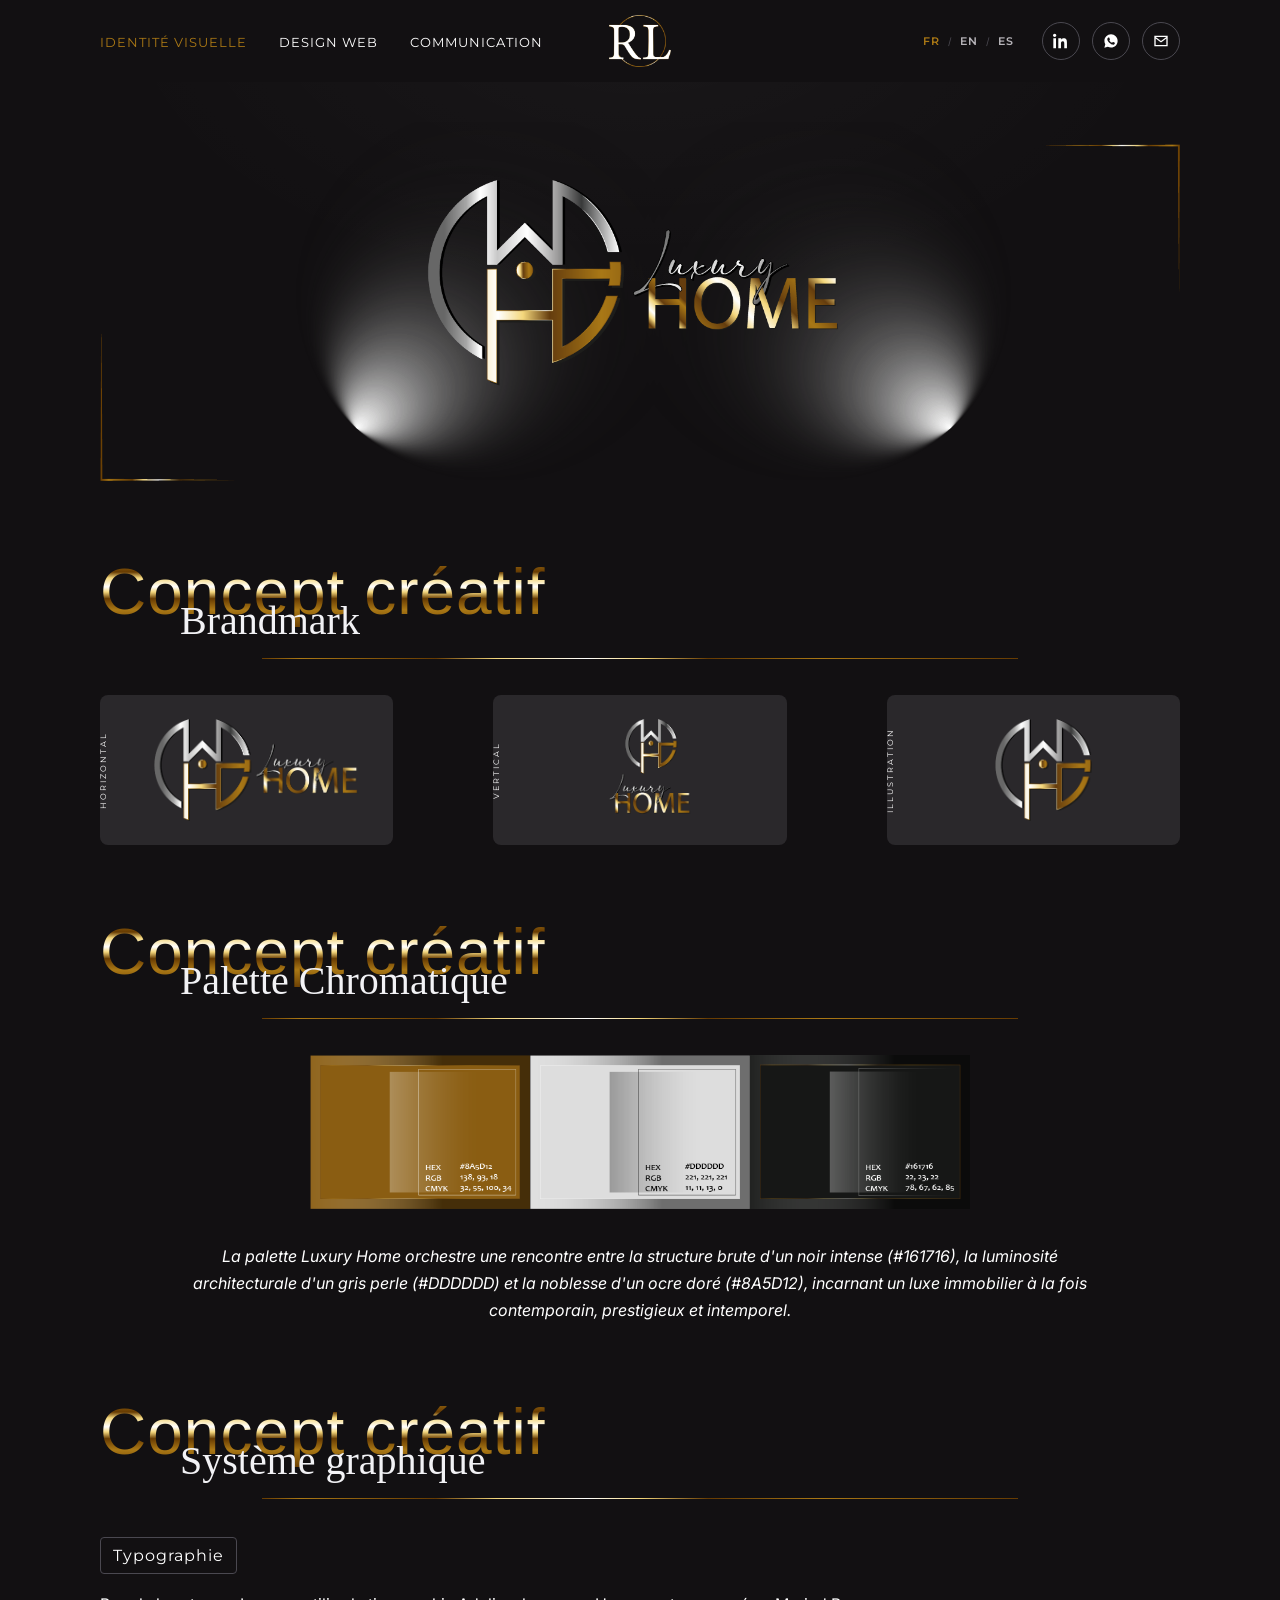
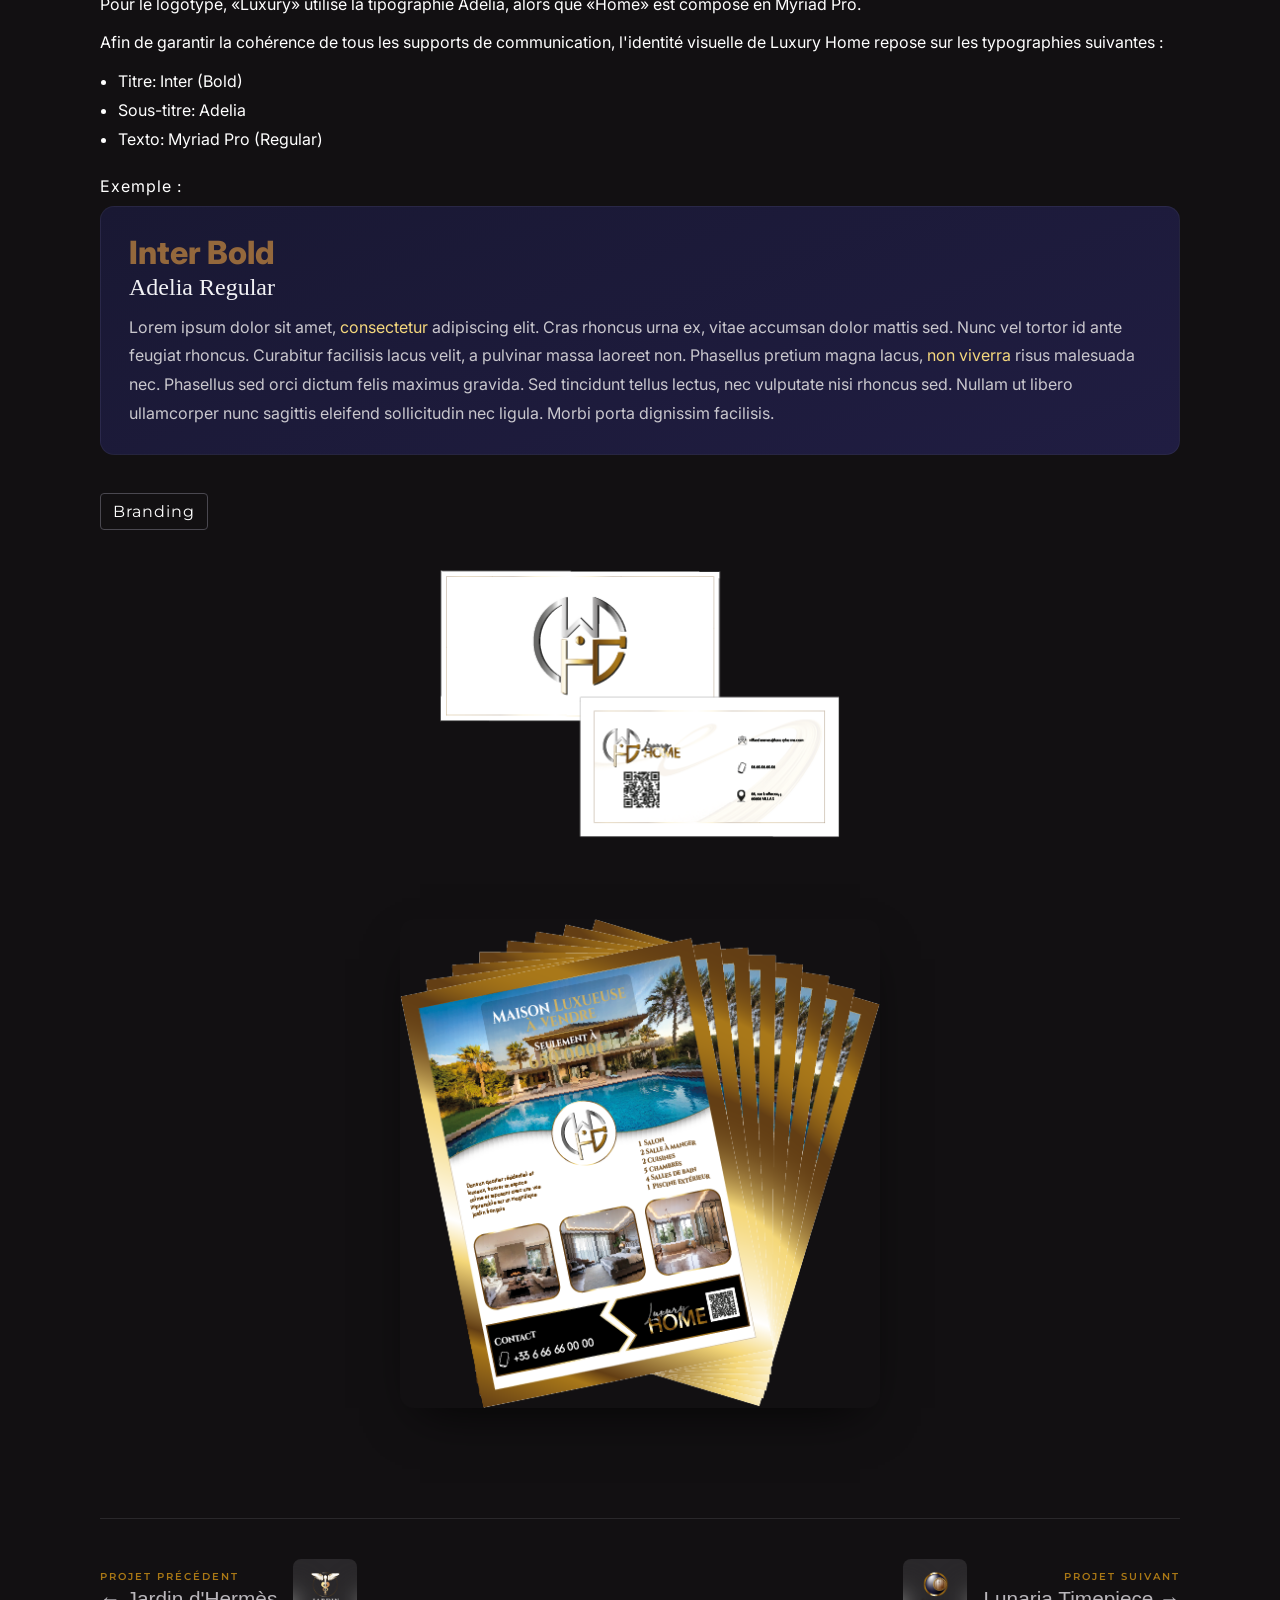
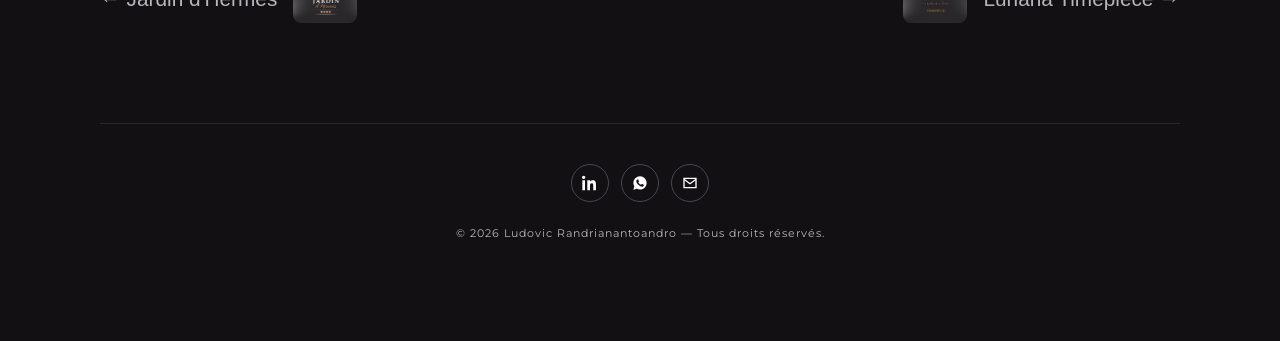
<file: luxury-home.html>
<!DOCTYPE html>
<html lang="fr">
<head>
<meta charset="UTF-8">
<meta name="viewport" content="width=device-width, initial-scale=1">
<title>Luxury Home — Charte graphique</title>
<link rel="preconnect" href="https://fonts.googleapis.com">
<link rel="preconnect" href="https://fonts.gstatic.com" crossorigin>
<link href="https://db.onlinewebfonts.com/c/8be6aef030888a4592f8fe1cd55ce703?family=House+of+cards+W03+Bold" rel="stylesheet">
<link href="https://fonts.googleapis.com/css2?family=Inter:wght@400;500;600&family=Montserrat:wght@100;300;400;700;800;900&family=Yellowtail&display=swap" rel="stylesheet">
<link rel="stylesheet" href="styles/tokens.css?v=2">
<link rel="stylesheet" href="styles/site.css?v=8">
<style>
  /* --- Hero (image fournie par l'utilisateur) --- */
  .hero{
    text-align:center;
    margin-top:40px;
  }
  .hero img{
    max-width:100%;
    height:auto;
  }

  /* --- Brandmark grid (images fournies par l'utilisateur) --- */
  .grid-brandmark{
    display:grid;
    grid-template-columns:repeat(3, 1fr);
    column-gap:100px;
    row-gap:50px;
    margin-top:36px;
  }
  .card{
    position:relative;
    background:var(--card-bg);
    border-radius:8px;
    height:150px;
    display:flex;
    align-items:center;
    justify-content:center;
    overflow:hidden;
  }
  .card.first-col{ padding-left:20px; }
  .side-label{
    position:absolute;
    left:8px;
    top:50%;
    writing-mode:vertical-rl;
    transform:rotate(180deg) translateY(50%);
    transform-origin:left center;
    font-family:'Montserrat', sans-serif;
    font-size:8px;
    letter-spacing:2px;
    color:var(--white);
    text-transform:uppercase;
    z-index:1;
  }
  .card img{
    width:100%;
    height:100%;
    object-fit:contain;
    padding:24px;
  }

  /* --- Chromatic (images fournies par l'utilisateur) --- */
  .grid-chromatic{
    display:grid;
    grid-template-columns:repeat(3, 1fr);
    column-gap:0;
    row-gap:0;
    max-width:660px;
    margin:36px auto 0;
  }
  .grid-chromatic img{
    width:100%;
    display:block;
  }

  .palette-desc{
    text-align:center;
    font-style:italic;
    font-size:1em;
    line-height:1.7;
    color:var(--white);
    max-width:900px;
    margin:34px auto 0;
  }
  .palette-desc b{ color:var(--gold-1); font-weight:500; font-style:normal; }

  /* --- Sistema --- */
  .subsection{ margin-top:38px; }
  .pill{ margin-bottom:16px; }
  .sistema-text p{
    font-size:1em;
    line-height:1.8;
    margin:0 0 10px;
    color: var(--white);
  }
  .sistema-text ul{
    margin:8px 0 0;
    padding-left:18px;
    font-size:1em;
    line-height:1.8;
    color: var(--white);
  }

  .ejemplo-label{
    font-size:1em;
    letter-spacing:1px;
    color:var(--white);
    margin:22px 0 10px;
  }

  .example-box{
    background:var(--navy-gradient);
    border-radius:14px;
    padding:26px 28px;
    border:1px solid rgba(255,255,255,0.05);
  }
  .ex-title{
    font-family:'Inter', sans-serif;
    font-weight:800;
    font-size:2em;
    margin:0 0 2px;
    color: #94683c;
  }
  .ex-sub{
    font-family:'Adelia', cursive;
    font-weight:400;
    font-size:1.5em;
    color:#f2f2f5;
    margin:0 0 12px;
  }
  .ex-body{
    font-size:1em;
    line-height:1.8;
    color:#c9c7cd;
    margin:0;
  }
  .ex-body .hl{ color:var(--gold-1); }

  /* --- Iconografia (image fournie par l'utilisateur) --- */
  .icon-split-wrap{
    display:flex;
    justify-content:center;
    margin-top:24px;
  }
  .icon-split-wrap img{
    max-width:400px;
    width:100%;
    height:auto;
  }

  /* --- Business card (image fournie par l'utilisateur) --- */
  .card-mockup-wrap{ display:flex; justify-content:center; }
  .business-card{
    width:100%;
    max-width:480px;
    height:auto;
    border-radius:14px;
    box-shadow:0 20px 50px -20px rgba(0,0,0,.8);
  }

  @media (max-width:620px){
    .grid-brandmark{
      grid-template-columns:1fr;
      row-gap:16px;
    }
    .card{ height:200px; }
    .grid-chromatic{ grid-template-columns:1fr; }
  }
</style>
</head>
<body>

<div class="page">

  <nav class="navbar">
    <ul class="nav-menu">
      <li><a href="identidad-visual.html" class="is-active" data-i18n="nav.identidad">Identidad visual</a></li>
      <li><a href="diseno-web.html" data-i18n="nav.diseno">Diseño web</a></li>
      <li><a href="comunicacion.html" data-i18n="nav.comunicacion">Comunicación</a></li>
    </ul>

    <div class="nav-logo">
      <a href="index.html">
        <img src="images/logo_LR.png" alt="Retour à l'accueil" data-i18n-attr="alt:nav.logoAlt">
      </a>
    </div>

    <div class="nav-social">
      <div class="lang-switch">
        <button type="button" data-lang="fr" onclick="i18n.setLang('fr')">FR</button>
        <span class="sep">/</span>
        <button type="button" data-lang="en" onclick="i18n.setLang('en')">EN</button>
        <span class="sep">/</span>
        <button type="button" data-lang="es" onclick="i18n.setLang('es')">ES</button>
      </div>
      <a class="social-icon" href="https://www.linkedin.com/in/ludovic-randrianantoandro/" target="_blank" rel="noopener" aria-label="LinkedIn">
        <svg viewBox="0 0 24 24"><path d="M4.98 3.5C4.98 4.88 3.87 6 2.5 6S0 4.88 0 3.5 1.12 1 2.5 1s2.48 1.12 2.48 2.5zM.5 8h4V23h-4V8zM8.5 8h3.8v2.05h.05c.53-1 1.83-2.05 3.77-2.05 4.03 0 4.78 2.65 4.78 6.1V23h-4v-6.86c0-1.64-.03-3.75-2.29-3.75-2.29 0-2.64 1.79-2.64 3.63V23h-4V8z"/></svg>
      </a>
      <a class="social-icon" href="+34641520964" target="_blank" rel="noopener" aria-label="WhatsApp">
        <svg viewBox="0 0 24 24"><path d="M12.04 2C6.58 2 2.13 6.45 2.13 11.91c0 1.75.46 3.45 1.32 4.95L2 22l5.25-1.38a9.9 9.9 0 0 0 4.79 1.22h.01c5.46 0 9.91-4.45 9.91-9.91C21.96 6.45 17.5 2 12.04 2zm5.78 14.09c-.24.68-1.4 1.32-1.92 1.4-.49.08-1.11.11-1.79-.11-.41-.13-.94-.31-1.62-.6-2.85-1.23-4.71-4.1-4.85-4.29-.14-.19-1.16-1.54-1.16-2.94s.73-2.09 1-2.38c.26-.28.57-.35.76-.35h.55c.18 0 .41-.03.63.48.24.56.81 1.94.88 2.08.07.14.11.31.02.5-.09.19-.14.31-.28.48-.14.16-.29.36-.42.49-.14.14-.28.29-.12.57.16.28.71 1.17 1.53 1.89 1.05.94 1.93 1.23 2.21 1.37.28.14.44.12.6-.07.16-.19.68-.79.86-1.06.18-.28.36-.23.6-.14.24.09 1.55.73 1.82.86.27.14.45.2.51.31.07.12.07.66-.17 1.34z"/></svg>
      </a>
      <a class="social-icon" href="ludovic.randrianantoandro@gmail.com" aria-label="Email" data-i18n-attr="aria-label:social.email">
        <svg viewBox="0 0 24 24"><path d="M2 4h20v16H2V4zm2 2v.01L12 12l8-5.99V6H4zm16 12V8.24l-7.4 5.55a1 1 0 0 1-1.2 0L4 8.24V18h16z"/></svg>
      </a>
    </div>
    <button type="button" class="nav-burger" aria-label="Menu" aria-expanded="false">
      <span></span><span></span><span></span>
    </button>
  </nav>

  <header class="hero">
    <img src="images/Luxury Home/LH_hero.png" alt="Luxury Home — logo, nom de marque et effets de lumière" data-i18n-attr="alt:hero.alt">
  </header>

  <section class="block">
    <div class="section-title">
      <span class="st-main gold-text" data-i18n="section.main">CONCEPT CREATIF</span>
      <span class="st-sub" data-i18n="section.brandmark">Brandmark</span>
    </div>
    <div class="title-rule"></div>

    <div class="grid-brandmark">
      <div class="card first-col">
        <span class="side-label" data-i18n="brandmark.horizontal">Horizontal</span>
        <img src="images/Luxury Home/LH_logo_principal.png" alt="Logo Luxury Home — version couleur">
      </div>

      <div class="card first-col">
        <span class="side-label" data-i18n="brandmark.vertical">Vertical</span>
        <img src="images/Luxury Home/LH_logo_secondaire.png" alt="Icône Luxury Home — version couleur">
      </div>

      <div class="card first-col">
        <span class="side-label" data-i18n="brandmark.ilustracion">Ilustración</span>
        <img src="images/Luxury Home/LH_icone.png" alt="Icône Luxury Home — version couleur">
      </div>
    </div>
  </section>

  <section class="block">
    <div class="section-title">
      <span class="st-main gold-text" data-i18n="section.main">CONCEPT CREATIF</span>
      <span class="st-sub" data-i18n="section.cromatica">Palette Chromatique</span>
    </div>
    <div class="title-rule"></div>

    <div class="grid-chromatic">
      <img src="images/Luxury Home/LH_palette1.png" alt="Nuancier — couleur 1">
      <img src="images/Luxury Home/LH_palette2.png" alt="Nuancier — couleur 2">
      <img src="images/Luxury Home/LH_palette3.png" alt="Nuancier — couleur 3">
    </div>

    <p class="palette-desc" data-i18n-html="cromatica.desc">
      La palette Luxury Home orchestre une rencontre entre la structure brute d'un noir intense (#161716), 
      la luminosité architecturale d'un gris perle (#DDDDDD) et la noblesse d'un ocre doré (#8A5D12), 
      incarnant un luxe immobilier à la fois contemporain, prestigieux et intemporel.
    </p>
  </section>

  <section class="block">
    <div class="section-title">
      <span class="st-main gold-text" data-i18n="section.main">CONCEPT CREATIF</span>
      <span class="st-sub" data-i18n="section.sistema">Système graphique</span>
    </div>
    <div class="title-rule"></div>

    <div class="subsection">
      <span class="pill" data-i18n="section.typographie">Typographie</span>
      <div class="sistema-text">
        <p data-i18n="sistema.p1">Pour le logotype, «Luxury» utilise la tipographie Adelia, alors que «Home» est composé en Myriad Pro.</p>
        <p data-i18n="sistema.p2">Afin de garantir la cohérence de tous les supports de communication, 
          l'identité visuelle de Luxury Home repose sur les typographies suivantes :</p>
        <ul>
          <li data-i18n="sistema.titulos">Titre: Inter (Bold)</li>
          <li data-i18n="sistema.subtitulos">Sous-titre: Adelia</li>
          <li data-i18n="sistema.texto">Texto: Myriad Pro (Regular)</li>
        </ul>
      </div>

      <p class="ejemplo-label" data-i18n="sistema.ejemplo">Ejemplo :</p>
      <div class="example-box">
        <p class="ex-title">Inter Bold</p>
        <p class="ex-sub">Adelia Regular</p>
        <p class="ex-body">
          Lorem ipsum dolor sit amet, <span class="hl">consectetur</span> adipiscing elit.
          Cras rhoncus urna ex, vitae accumsan dolor mattis sed. Nunc vel tortor
          id ante feugiat rhoncus. Curabitur facilisis lacus velit, a pulvinar massa laoreet non.
          Phasellus pretium magna lacus, <span class="hl">non viverra</span> risus malesuada nec.
          Phasellus sed orci dictum felis maximus gravida. Sed tincidunt tellus lectus, nec
          vulputate nisi rhoncus sed. Nullam ut libero ullamcorper nunc sagittis eleifend
          sollicitudin nec ligula. Morbi porta dignissim facilisis.
        </p>
      </div>
    </div>

    <div class="subsection">
      <span class="pill">Branding</span>
      <div class="icon-split-wrap">
        <img src="images/Luxury Home/LH_iconographie cartevisite.png" alt="Iconographie Luxury Home">
      </div>
    </div>
  </section>

  <section class="block card-mockup-wrap">
    <img class="business-card" src="images/Luxury Home/LH_iconographie_flyer.png" alt="Iconographie Luxury Home — carte de visite">
  </section>

  <nav class="project-nav">
    <a class="project-nav-link project-nav-link--prev" href="jardin-hermes.html">
      <span class="project-nav-text">
        <span class="project-nav-label" data-i18n="projectnav.prev">Projet précédent</span>
        <span class="project-nav-name">← Jardin d'Hermès</span>
      </span>
      <span class="project-nav-thumb">
        <img src="images/Jardin d'Hermes/JH_hero.png" alt="Jardin d'Hermès">
      </span>
    </a>

    <a class="project-nav-link project-nav-link--next" href="lunaria-timepiece.html">
      <span class="project-nav-thumb">
        <img src="images/Lunaria/hero_lunaria.png" alt="Lunaria Timepiece">
      </span>
      <span class="project-nav-text">
        <span class="project-nav-label" data-i18n="projectnav.next">Projet suivant</span>
        <span class="project-nav-name">Lunaria Timepiece →</span>
      </span>
    </a>
  </nav>

  <footer class="footer">
    <div class="footer-social">
      <a class="social-icon" href="https://www.linkedin.com/in/ludovic-randrianantoandro/" target="_blank" rel="noopener" aria-label="LinkedIn">
        <svg viewBox="0 0 24 24"><path d="M4.98 3.5C4.98 4.88 3.87 6 2.5 6S0 4.88 0 3.5 1.12 1 2.5 1s2.48 1.12 2.48 2.5zM.5 8h4V23h-4V8zM8.5 8h3.8v2.05h.05c.53-1 1.83-2.05 3.77-2.05 4.03 0 4.78 2.65 4.78 6.1V23h-4v-6.86c0-1.64-.03-3.75-2.29-3.75-2.29 0-2.64 1.79-2.64 3.63V23h-4V8z"/></svg>
      </a>
      <a class="social-icon" href="+34641520964" target="_blank" rel="noopener" aria-label="WhatsApp">
        <svg viewBox="0 0 24 24"><path d="M12.04 2C6.58 2 2.13 6.45 2.13 11.91c0 1.75.46 3.45 1.32 4.95L2 22l5.25-1.38a9.9 9.9 0 0 0 4.79 1.22h.01c5.46 0 9.91-4.45 9.91-9.91C21.96 6.45 17.5 2 12.04 2zm5.78 14.09c-.24.68-1.4 1.32-1.92 1.4-.49.08-1.11.11-1.79-.11-.41-.13-.94-.31-1.62-.6-2.85-1.23-4.71-4.1-4.85-4.29-.14-.19-1.16-1.54-1.16-2.94s.73-2.09 1-2.38c.26-.28.57-.35.76-.35h.55c.18 0 .41-.03.63.48.24.56.81 1.94.88 2.08.07.14.11.31.02.5-.09.19-.14.31-.28.48-.14.16-.29.36-.42.49-.14.14-.28.29-.12.57.16.28.71 1.17 1.53 1.89 1.05.94 1.93 1.23 2.21 1.37.28.14.44.12.6-.07.16-.19.68-.79.86-1.06.18-.28.36-.23.6-.14.24.09 1.55.73 1.82.86.27.14.45.2.51.31.07.12.07.66-.17 1.34z"/></svg>
      </a>
      <a class="social-icon" href="ludovic.randrianantoandro@gmail.com" aria-label="Email" data-i18n-attr="aria-label:social.email">
        <svg viewBox="0 0 24 24"><path d="M2 4h20v16H2V4zm2 2v.01L12 12l8-5.99V6H4zm16 12V8.24l-7.4 5.55a1 1 0 0 1-1.2 0L4 8.24V18h16z"/></svg>
      </a>
    </div>
    <p class="footer-copy" data-i18n="footer.copy">© 2026 Ludovic Randrianantoandro — Tous droits réservés.</p>
  </footer>

</div>

<script src="scripts/i18n-common.js?v=2"></script>
<script>
  window.I18N_DICT = Object.assign({}, window.I18N_COMMON, {
    'hero.alt': {
      fr: 'Luxury Home — logo, nom de marque et effets de lumière',
      en: 'Luxury Home — logo, wordmark and light effects',
      es: 'Luxury Home — logo, naming y efectos de luz'
    },
    'brandmark.horizontal': { fr: 'Horizontal', en: 'Horizontal', es: 'Horizontal' },
    'brandmark.vertical': { fr: 'Vertical', en: 'Vertical', es: 'Vertical' },
    'brandmark.ilustracion': { fr: 'Illustration', en: 'Illustration', es: 'Ilustración' },
    'cromatica.desc': {
      fr: "La palette Luxury Home orchestre une rencontre entre la structure brute d'un noir intense (#161716), la luminosité architecturale d'un gris perle (#DDDDDD) et la noblesse d'un ocre doré (#8A5D12), incarnant un luxe immobilier à la fois contemporain, prestigieux et intemporel.",
      en: "The Luxury Home palette orchestrates an encounter between the raw structure of an intense black (#161716), the architectural luminosity of a pearl grey (#DDDDDD) and the nobility of a golden ochre (#8A5D12), embodying a real-estate luxury that is at once contemporary, prestigious and timeless.",
      es: "La paleta Luxury Home orquesta un encuentro entre la estructura bruta de un negro intenso (#161716), la luminosidad arquitectónica de un gris perla (#DDDDDD) y la nobleza de un ocre dorado (#8A5D12), encarnando un lujo inmobiliario a la vez contemporáneo, prestigioso e intemporal."
    },
    'sistema.p1': {
      fr: 'Pour le logotype, «Luxury» utilise la tipographie Adelia, alors que «Home» est composé en Myriad Pro.',
      en: 'For the logotype, "Luxury" uses the Adelia typeface, while "Home" is set in Myriad Pro.',
      es: 'Para el logotipo, «Luxury» utiliza la tipografía Adelia, mientras que «Home» está compuesto en Myriad Pro.'
    },
    'sistema.p2': {
      fr: "Afin de garantir la cohérence de tous les supports de communication, l'identité visuelle de Luxury Home repose sur les typographies suivantes :",
      en: "To ensure consistency across all communication materials, Luxury Home's visual identity relies on the following typefaces:",
      es: 'Con el objetivo de garantizar la coherencia en todos los soportes de comunicación, la identidad visual de Luxury Home se basa en las siguientes tipografías:'
    },
    'sistema.titulos': { fr: 'Titre: Inter (Bold)', en: 'Title: Inter (Bold)', es: 'Título: Inter (Bold)' },
    'sistema.subtitulos': { fr: 'Sous-titre: Adelia', en: 'Subtitle: Adelia', es: 'Subtítulo: Adelia' },
    'sistema.texto': { fr: 'Texto: Myriad Pro (Regular)', en: 'Text: Myriad Pro (Regular)', es: 'Texto: Myriad Pro (Regular)' }
  });
</script>
<script src="scripts/i18n.js?v=2"></script>
<script src="scripts/nav.js?v=3"></script>

</body>
</html>
</file>
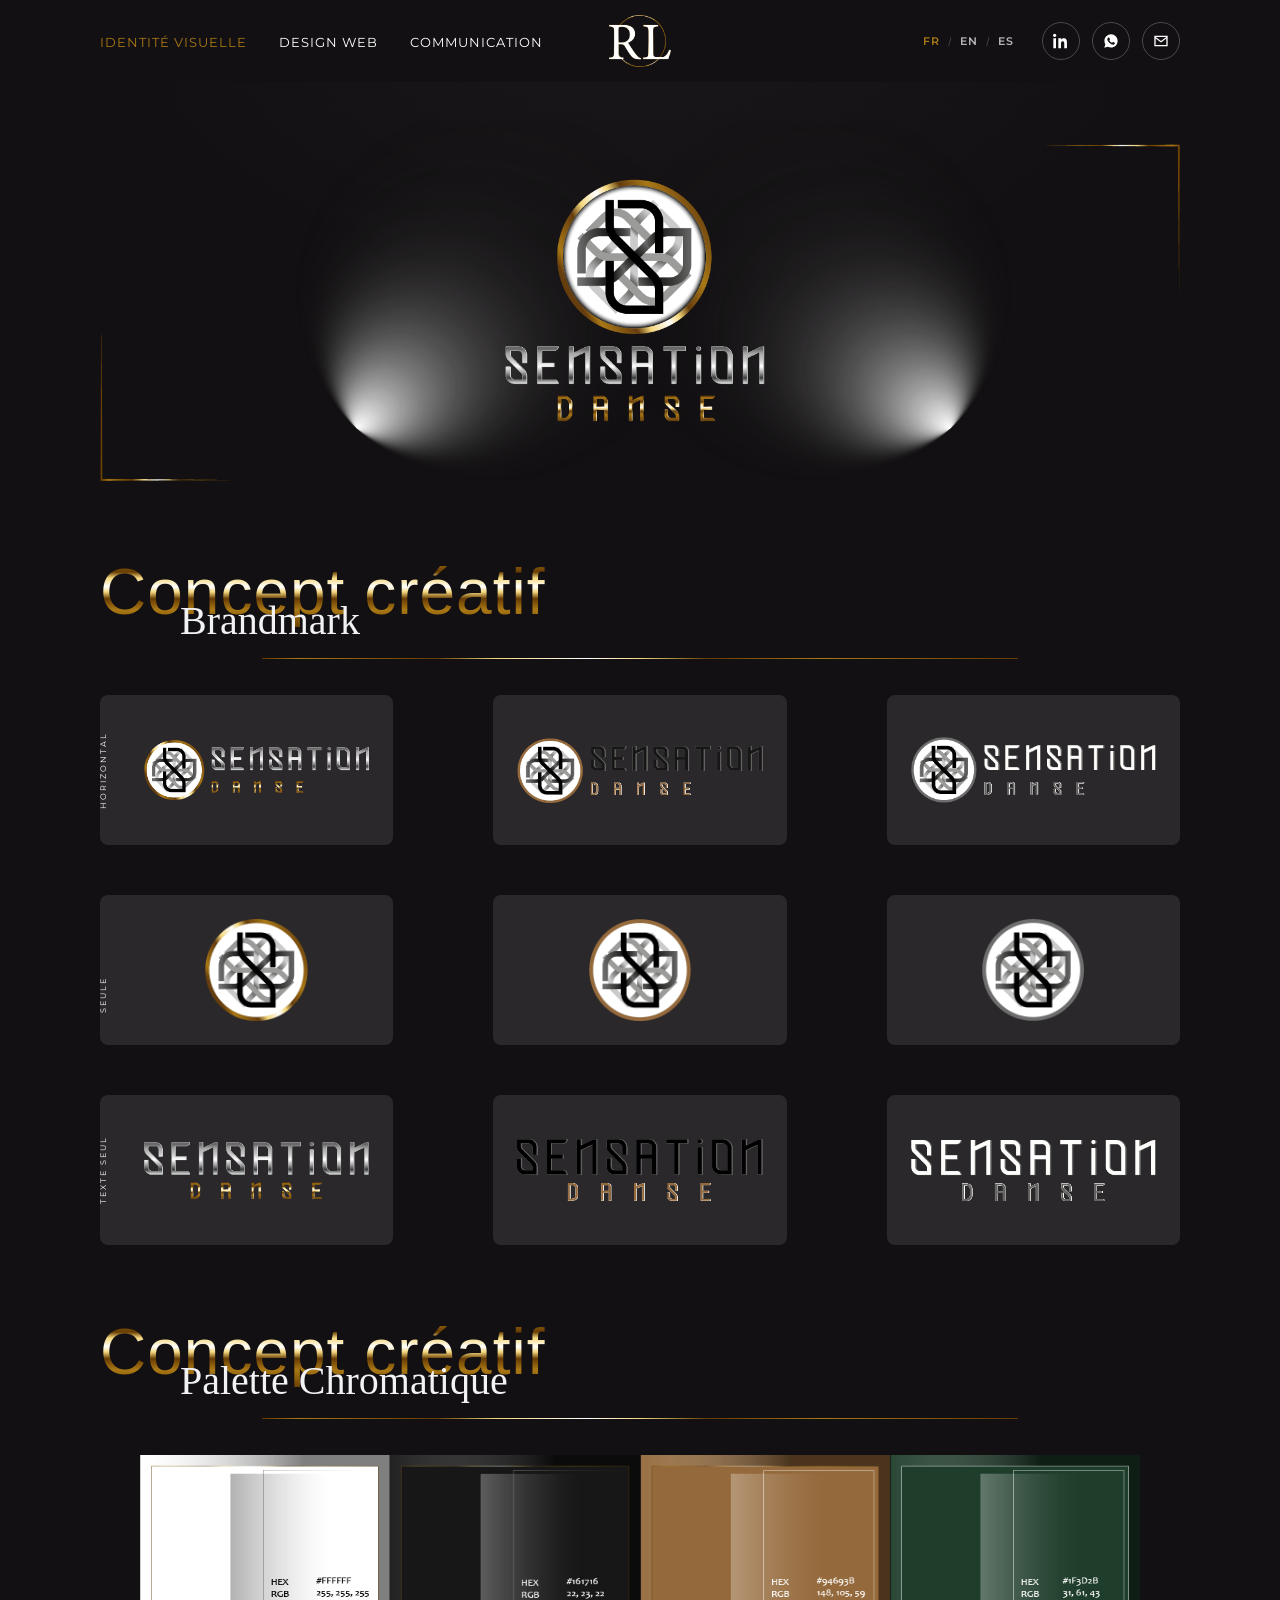
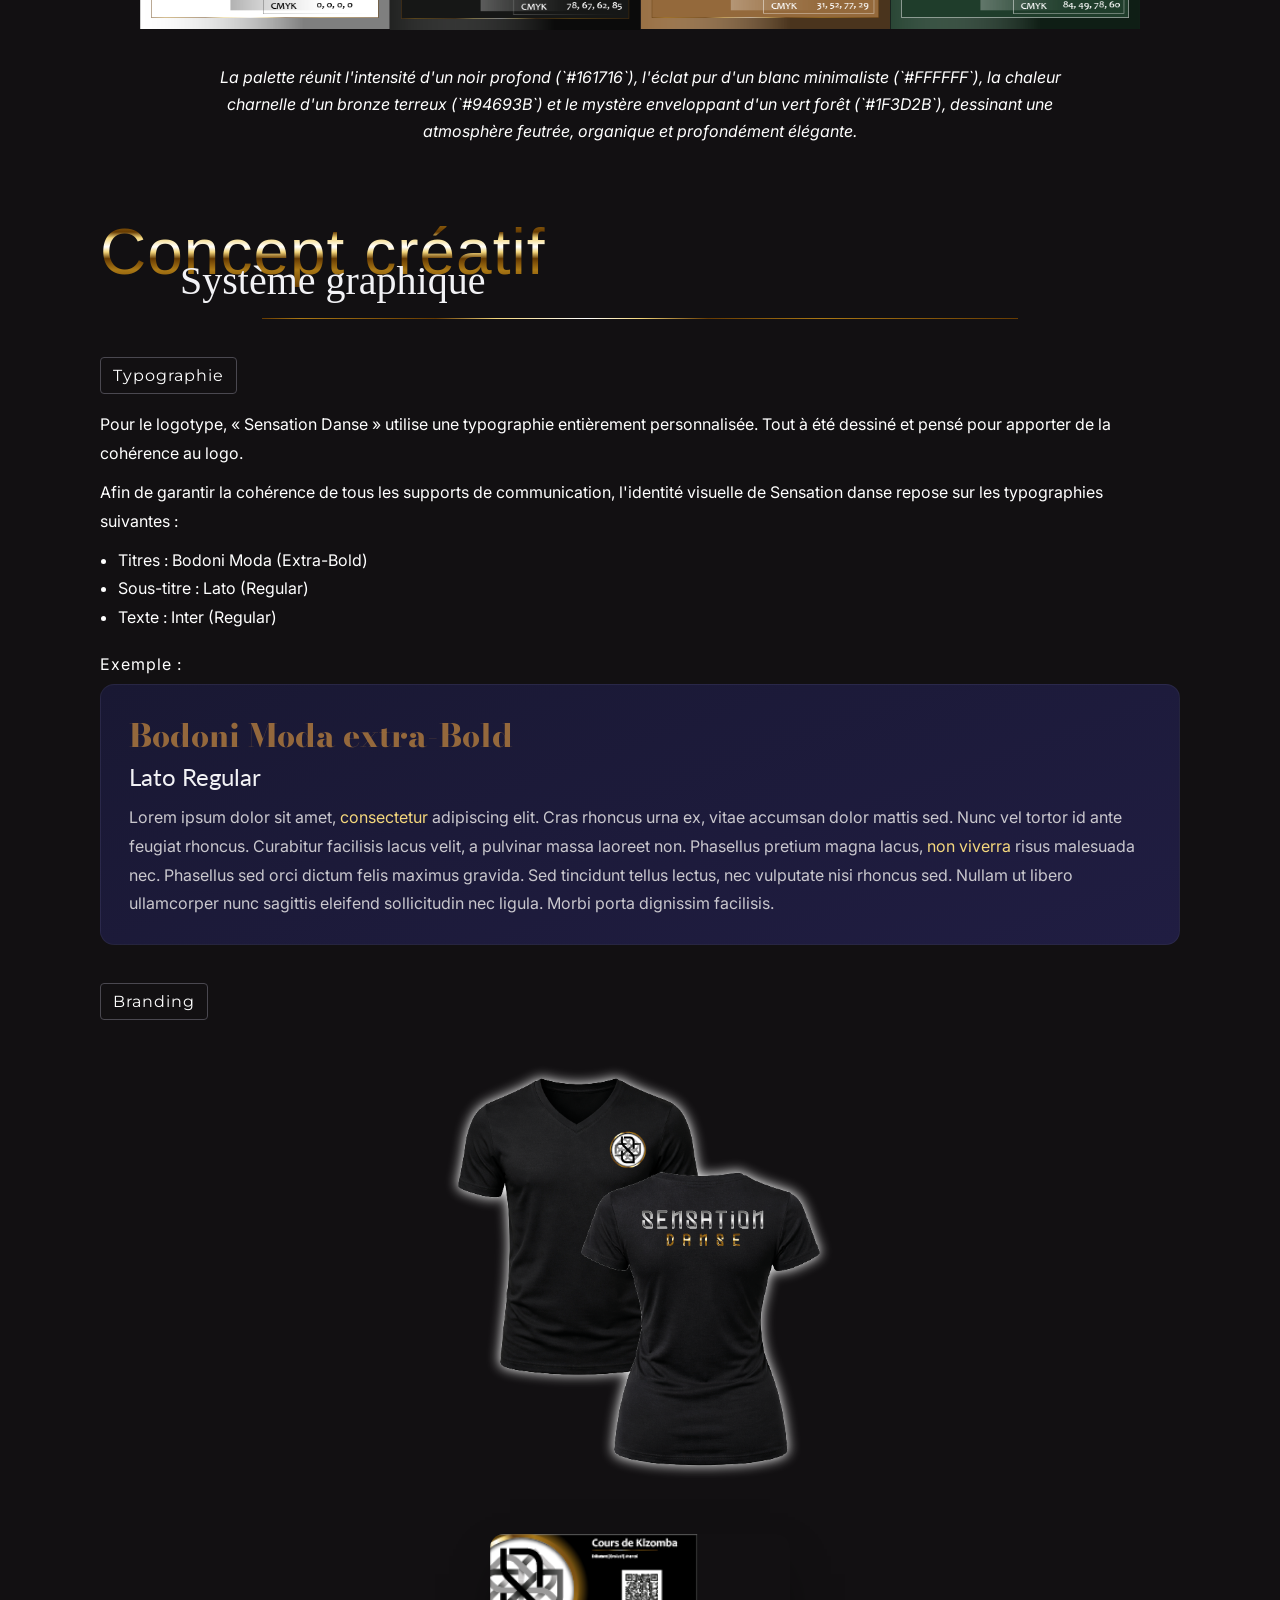
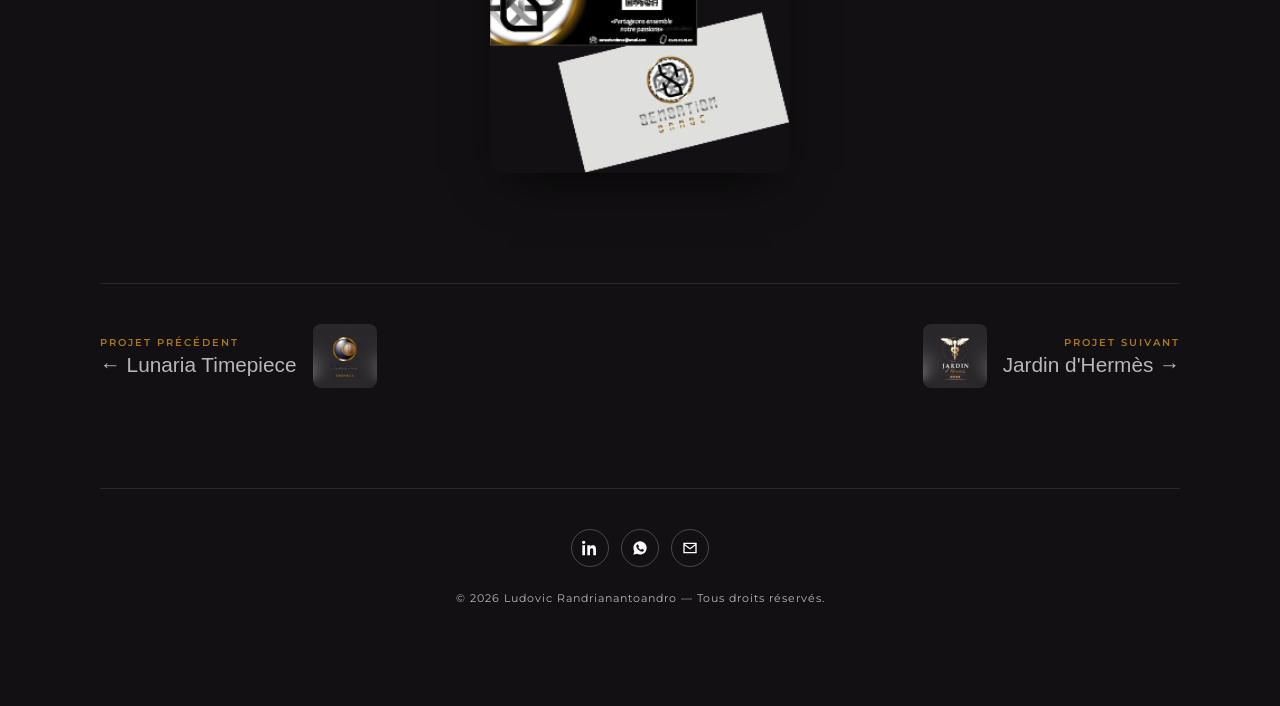
<file: sensation-danse.html>
<!DOCTYPE html>
<html lang="fr">
<head>
<meta charset="UTF-8">
<meta name="viewport" content="width=device-width, initial-scale=1">
<title>Sensation Danse — Charte graphique</title>
<link rel="preconnect" href="https://fonts.googleapis.com">
<link rel="preconnect" href="https://fonts.gstatic.com" crossorigin>
<link href="https://db.onlinewebfonts.com/c/8be6aef030888a4592f8fe1cd55ce703?family=House+of+cards+W03+Bold" rel="stylesheet">
<link href="https://fonts.googleapis.com/css2?family=Inter:wght@400;500;600&family=Montserrat:wght@100;300;400;700;800;900&family=Yellowtail&family=Lato:wght@400;700&family=Bodoni+Moda:wght@400;800&display=swap" rel="stylesheet">
<link rel="stylesheet" href="styles/tokens.css?v=2">
<link rel="stylesheet" href="styles/site.css?v=8">
<style>
  /* --- Hero (image fournie par l'utilisateur) --- */
  .hero{
    text-align:center;
    margin-top:40px;
  }
  .hero img{
    max-width:100%;
    height:auto;
  }

  /* --- Brandmark grid (images fournies par l'utilisateur) --- */
  .grid-brandmark{
    display:grid;
    grid-template-columns:repeat(3, 1fr);
    column-gap:100px;
    row-gap:50px;
    margin-top:36px;
  }
  .card{
    position:relative;
    background:var(--card-bg);
    border-radius:8px;
    height:150px;
    display:flex;
    align-items:center;
    justify-content:center;
    overflow:hidden;
  }
  .card.first-col{ padding-left:20px; }
  .side-label{
    position:absolute;
    left:8px;
    top:50%;
    writing-mode:vertical-rl;
    transform:rotate(180deg) translateY(50%);
    transform-origin:left center;
    font-family:'Montserrat', sans-serif;
    font-size:8px;
    letter-spacing:2px;
    color:var(--white);
    text-transform:uppercase;
    z-index:1;
  }
  .card img{
    width:100%;
    height:100%;
    object-fit:contain;
    padding:24px;
  }

  /* --- Chromatic (images fournies par l'utilisateur) --- */
  .grid-chromatic{
    display:grid;
    grid-template-columns:repeat(4, 1fr);
    column-gap:0;
    row-gap:0;
    max-width:1000px;
    margin:36px auto 0;
  }
  .grid-chromatic img{
    width:100%;
    display:block;
  }

  .palette-desc{
    text-align:center;
    font-style:italic;
    font-size:1em;
    line-height:1.7;
    color:var(--white);
    max-width:900px;
    margin:34px auto 0;
  }
  .palette-desc b{ color:var(--gold-1); font-weight:500; font-style:normal; }

  /* --- Sistema --- */
  .subsection{ margin-top:38px; }
  .pill{ margin-bottom:16px; }
  .sistema-text p{
    font-size:1em;
    line-height:1.8;
    margin:0 0 10px;
    color: var(--white);
  }
  .sistema-text ul{
    margin:8px 0 0;
    padding-left:18px;
    font-size:1em;
    line-height:1.8;
    color: var(--white);
  }

  .ejemplo-label{
    font-size:1em;
    letter-spacing:1px;
    color:var(--white);
    margin:22px 0 10px;
  }

  .example-box{
    background:var(--navy-gradient);
    border-radius:14px;
    padding:26px 28px;
    border:1px solid rgba(255,255,255,0.05);
  }
  .ex-title{
    font-family:'Bodoni Moda', serif;
    font-weight:800;
    font-size:2em;
    margin:0 0 2px;
    color: #94683c;
  }
  .ex-sub{
    font-family:'Lato', sans-serif;
    font-weight:400;
    font-size:1.5em;
    color:#f2f2f5;
    margin:0 0 12px;
  }
  .ex-body{
    font-size:1em;
    line-height:1.8;
    color:#c9c7cd;
    margin:0;
  }
  .ex-body .hl{ color:var(--gold-1); }

  /* --- Iconografia (image fournie par l'utilisateur) --- */
  .icon-split-wrap{
    display:flex;
    justify-content:center;
    margin-top:24px;
  }
  .icon-split-wrap img{
    max-width:400px;
    width:100%;
    height:auto;
  }

  /* --- Business card (image fournie par l'utilisateur) --- */
  .card-mockup-wrap{ 
    display:flex; 
    justify-content:center; 
    max-width: 300px; 
    margin: 50px auto;
  }
  .business-card{
    width:100%;
    max-width:480px;
    height:auto;
    border-radius:14px;
    box-shadow:0 20px 50px -20px rgba(0,0,0,.8);
  }

  @media (max-width:620px){
    .grid-brandmark{
      grid-template-columns:1fr;
      row-gap:16px;
    }
    .card{ height:200px; }
    .grid-chromatic{ grid-template-columns:1fr; }
  }
</style>
</head>
<body>

<div class="page">

  <nav class="navbar">
    <ul class="nav-menu">
      <li><a href="identidad-visual.html" class="is-active" data-i18n="nav.identidad">Identidad visual</a></li>
      <li><a href="diseno-web.html" data-i18n="nav.diseno">Diseño web</a></li>
      <li><a href="comunicacion.html" data-i18n="nav.comunicacion">Comunicación</a></li>
    </ul>

    <div class="nav-logo">
      <a href="index.html">
        <img src="images/logo_LR.png" alt="Retour à l'accueil" data-i18n-attr="alt:nav.logoAlt">
      </a>
    </div>

    <div class="nav-social">
      <div class="lang-switch">
        <button type="button" data-lang="fr" onclick="i18n.setLang('fr')">FR</button>
        <span class="sep">/</span>
        <button type="button" data-lang="en" onclick="i18n.setLang('en')">EN</button>
        <span class="sep">/</span>
        <button type="button" data-lang="es" onclick="i18n.setLang('es')">ES</button>
      </div>
      <a class="social-icon" href="https://www.linkedin.com/in/ludovic-randrianantoandro/" target="_blank" rel="noopener" aria-label="LinkedIn">
        <svg viewBox="0 0 24 24"><path d="M4.98 3.5C4.98 4.88 3.87 6 2.5 6S0 4.88 0 3.5 1.12 1 2.5 1s2.48 1.12 2.48 2.5zM.5 8h4V23h-4V8zM8.5 8h3.8v2.05h.05c.53-1 1.83-2.05 3.77-2.05 4.03 0 4.78 2.65 4.78 6.1V23h-4v-6.86c0-1.64-.03-3.75-2.29-3.75-2.29 0-2.64 1.79-2.64 3.63V23h-4V8z"/></svg>
      </a>
      <a class="social-icon" href="+34641520964" target="_blank" rel="noopener" aria-label="WhatsApp">
        <svg viewBox="0 0 24 24"><path d="M12.04 2C6.58 2 2.13 6.45 2.13 11.91c0 1.75.46 3.45 1.32 4.95L2 22l5.25-1.38a9.9 9.9 0 0 0 4.79 1.22h.01c5.46 0 9.91-4.45 9.91-9.91C21.96 6.45 17.5 2 12.04 2zm5.78 14.09c-.24.68-1.4 1.32-1.92 1.4-.49.08-1.11.11-1.79-.11-.41-.13-.94-.31-1.62-.6-2.85-1.23-4.71-4.1-4.85-4.29-.14-.19-1.16-1.54-1.16-2.94s.73-2.09 1-2.38c.26-.28.57-.35.76-.35h.55c.18 0 .41-.03.63.48.24.56.81 1.94.88 2.08.07.14.11.31.02.5-.09.19-.14.31-.28.48-.14.16-.29.36-.42.49-.14.14-.28.29-.12.57.16.28.71 1.17 1.53 1.89 1.05.94 1.93 1.23 2.21 1.37.28.14.44.12.6-.07.16-.19.68-.79.86-1.06.18-.28.36-.23.6-.14.24.09 1.55.73 1.82.86.27.14.45.2.51.31.07.12.07.66-.17 1.34z"/></svg>
      </a>
      <a class="social-icon" href="ludovic.randrianantoandro@gmail.com" aria-label="Email" data-i18n-attr="aria-label:social.email">
        <svg viewBox="0 0 24 24"><path d="M2 4h20v16H2V4zm2 2v.01L12 12l8-5.99V6H4zm16 12V8.24l-7.4 5.55a1 1 0 0 1-1.2 0L4 8.24V18h16z"/></svg>
      </a>
    </div>
    <button type="button" class="nav-burger" aria-label="Menu" aria-expanded="false">
      <span></span><span></span><span></span>
    </button>
  </nav>

  <header class="hero">
    <img src="images/Sensation Danse/sd_hero.png" alt="Sensation Danse — logo, nom de marque et effets de lumière" data-i18n-attr="alt:hero.alt">
  </header>

  <section class="block">
    <div class="section-title">
      <span class="st-main gold-text" data-i18n="section.main">CONCEPT CREATIF</span>
      <span class="st-sub" data-i18n="section.brandmark">Brandmark</span>
    </div>
    <div class="title-rule"></div>

    <div class="grid-brandmark">
      <div class="card first-col">
        <span class="side-label" data-i18n="brandmark.logoHorizontal">Logo horizontal</span>
        <img src="images/Sensation Danse/sd_horizontal.png" alt="Logo Sensation Danse — version couleur">
      </div>
      <div class="card">
        <img src="images/Sensation Danse/sd_horizontal_secondaire.png" alt="Logo Sensation Danse — version contour or">
      </div>
      <div class="card">
        <img src="images/Sensation Danse/sd_horizontal_monochrome.png" alt="Logo Sensation Danse — version contour blanc">
      </div>

      <div class="card first-col">
        <span class="side-label" data-i18n="brandmark.iconoSuelto">Ilustración suelta</span>
        <img src="images/Sensation Danse/sd_icone.png" alt="Icône Sensation Danse — version couleur">
      </div>
      <div class="card">
        <img src="images/Sensation Danse/sd_icone_secondaire.png" alt="Icône Sensation Danse — version or">
      </div>
      <div class="card">
        <img src="images/Sensation Danse/sd_icone_monochrome.png" alt="Icône Sensation Danse — version blanc">
      </div>

      <div class="card first-col">
        <span class="side-label" data-i18n="brandmark.textoSolo">Texto solo</span>
        <img src="images/Sensation Danse/sd_texte.png" alt="Texte seul Sensation Danse — version couleur">
      </div>
      <div class="card">
        <img src="images/Sensation Danse/sd_texte_secondaire.png" alt="Texte seul Sensation Danse — version or">
      </div>
      <div class="card">
        <img src="images/Sensation Danse/sd_texte_monochrome.png" alt="Texte seul Sensation Danse — version blanc">
      </div>
    </div>
  </section>

  <section class="block">
    <div class="section-title">
      <span class="st-main gold-text" data-i18n="section.main">CONCEPT CREATIF</span>
      <span class="st-sub" data-i18n="section.cromatica">Palette Chromatique</span>
    </div>
    <div class="title-rule"></div>

    <div class="grid-chromatic">
      <img src="images/Sensation Danse/sd_palette1.png" alt="Nuancier — couleur 1">
      <img src="images/Sensation Danse/sd_palette2.png" alt="Nuancier — couleur 2">
      <img src="images/Sensation Danse/sd_palette3.png" alt="Nuancier — couleur 3">
      <img src="images/Sensation Danse/sd_palette4.png" alt="Nuancier — couleur 4">
    </div>

    <p class="palette-desc" data-i18n-html="cromatica.desc">
      La palette réunit l'intensité d'un noir profond (`#161716`), l'éclat pur d'un blanc minimaliste 
      (`#FFFFFF`), la chaleur charnelle d'un bronze terreux (`#94693B`) et le mystère enveloppant 
      d'un vert forêt (`#1F3D2B`), dessinant une atmosphère feutrée, organique et profondément élégante.
    </p>
  </section>

  <section class="block">
    <div class="section-title">
      <span class="st-main gold-text" data-i18n="section.main">CONCEPT CREATIF</span>
      <span class="st-sub" data-i18n="section.sistema">Système graphique</span>
    </div>
    <div class="title-rule"></div>

    <div class="subsection">
      <span class="pill" data-i18n="section.typographie">Typographie</span>
      <div class="sistema-text">
        <p data-i18n="sistema.p1">Pour le logotype, "Sensation Danse" utilise une typographie entièrement personnalisée.
          Tout a été dessiné et pensé pour apporter de la cohérence au logo.
        </p>
        <p data-i18n="sistema.p2">Afin de garantir la cohérence de tous les supports de communication, 
          l'identité visuelle de Sensation danse repose sur les typographies suivantes :</p>
        <ul>
          <li data-i18n="sistema.titulos">Titres : Bodoni Moda (Extra-Bold)</li>
          <li data-i18n="sistema.subtitulos">Sous-titre : Lato (Regular)</li>
          <li data-i18n="sistema.texto">Texte : Inter (Regular)</li>
        </ul>
      </div>

      <p class="ejemplo-label" data-i18n="sistema.ejemplo">Ejemplo :</p>
      <div class="example-box">
        <p class="ex-title">Bodoni Moda extra-Bold</p>
        <p class="ex-sub">Lato Regular</p>
        <p class="ex-body">
          Lorem ipsum dolor sit amet, <span class="hl">consectetur</span> adipiscing elit.
          Cras rhoncus urna ex, vitae accumsan dolor mattis sed. Nunc vel tortor
          id ante feugiat rhoncus. Curabitur facilisis lacus velit, a pulvinar massa laoreet non.
          Phasellus pretium magna lacus, <span class="hl">non viverra</span> risus malesuada nec.
          Phasellus sed orci dictum felis maximus gravida. Sed tincidunt tellus lectus, nec
          vulputate nisi rhoncus sed. Nullam ut libero ullamcorper nunc sagittis eleifend
          sollicitudin nec ligula. Morbi porta dignissim facilisis.
        </p>
      </div>
    </div>

    <div class="subsection">
      <span class="pill">Branding</span>
      <div class="icon-split-wrap">
        <img src="images/Sensation Danse/Sd_iconographie_tshirt.png" alt="Iconographie Sensation Danse">
      </div>
    </div>
  </section>

  <section class="block card-mockup-wrap">
    <img class="business-card" src="images/Sensation Danse/Sd_iconographie_cartevisite.png" alt="Iconographie Sensation Danse — carte de visite">
  </section>

  <nav class="project-nav">
    <a class="project-nav-link project-nav-link--prev" href="lunaria-timepiece.html">
      <span class="project-nav-text">
        <span class="project-nav-label" data-i18n="projectnav.prev">Projet précédent</span>
        <span class="project-nav-name">← Lunaria Timepiece</span>
      </span>
      <span class="project-nav-thumb">
        <img src="images/Lunaria/hero_lunaria.png" alt="Lunaria Timepiece">
      </span>
    </a>

    <a class="project-nav-link project-nav-link--next" href="jardin-hermes.html">
      <span class="project-nav-thumb">
        <img src="images/Jardin d'Hermes/JH_hero.png" alt="Jardin d'Hermès">
      </span>
      <span class="project-nav-text">
        <span class="project-nav-label" data-i18n="projectnav.next">Projet suivant</span>
        <span class="project-nav-name">Jardin d'Hermès →</span>
      </span>
    </a>
  </nav>

  <footer class="footer">
    <div class="footer-social">
      <a class="social-icon" href="https://www.linkedin.com/in/ludovic-randrianantoandro/" target="_blank" rel="noopener" aria-label="LinkedIn">
        <svg viewBox="0 0 24 24"><path d="M4.98 3.5C4.98 4.88 3.87 6 2.5 6S0 4.88 0 3.5 1.12 1 2.5 1s2.48 1.12 2.48 2.5zM.5 8h4V23h-4V8zM8.5 8h3.8v2.05h.05c.53-1 1.83-2.05 3.77-2.05 4.03 0 4.78 2.65 4.78 6.1V23h-4v-6.86c0-1.64-.03-3.75-2.29-3.75-2.29 0-2.64 1.79-2.64 3.63V23h-4V8z"/></svg>
      </a>
      <a class="social-icon" href="+34641520964" target="_blank" rel="noopener" aria-label="WhatsApp">
        <svg viewBox="0 0 24 24"><path d="M12.04 2C6.58 2 2.13 6.45 2.13 11.91c0 1.75.46 3.45 1.32 4.95L2 22l5.25-1.38a9.9 9.9 0 0 0 4.79 1.22h.01c5.46 0 9.91-4.45 9.91-9.91C21.96 6.45 17.5 2 12.04 2zm5.78 14.09c-.24.68-1.4 1.32-1.92 1.4-.49.08-1.11.11-1.79-.11-.41-.13-.94-.31-1.62-.6-2.85-1.23-4.71-4.1-4.85-4.29-.14-.19-1.16-1.54-1.16-2.94s.73-2.09 1-2.38c.26-.28.57-.35.76-.35h.55c.18 0 .41-.03.63.48.24.56.81 1.94.88 2.08.07.14.11.31.02.5-.09.19-.14.31-.28.48-.14.16-.29.36-.42.49-.14.14-.28.29-.12.57.16.28.71 1.17 1.53 1.89 1.05.94 1.93 1.23 2.21 1.37.28.14.44.12.6-.07.16-.19.68-.79.86-1.06.18-.28.36-.23.6-.14.24.09 1.55.73 1.82.86.27.14.45.2.51.31.07.12.07.66-.17 1.34z"/></svg>
      </a>
      <a class="social-icon" href="ludovic.randrianantoandro@gmail.com" aria-label="Email" data-i18n-attr="aria-label:social.email">
        <svg viewBox="0 0 24 24"><path d="M2 4h20v16H2V4zm2 2v.01L12 12l8-5.99V6H4zm16 12V8.24l-7.4 5.55a1 1 0 0 1-1.2 0L4 8.24V18h16z"/></svg>
      </a>
    </div>
    <p class="footer-copy" data-i18n="footer.copy">© 2026 Ludovic Randrianantoandro — Tous droits réservés.</p>
  </footer>

</div>

<script src="scripts/i18n-common.js?v=2"></script>
<script>
  window.I18N_DICT = Object.assign({}, window.I18N_COMMON, {
    'hero.alt': {
      fr: 'Sensation Danse — logo, nom de marque et effets de lumière',
      en: 'Sensation Danse — logo, wordmark and light effects',
      es: 'Sensation Danse — logo, naming y efectos de luz'
    },
    'brandmark.logoHorizontal': { fr: 'Logo horizontal', en: 'Horizontal logo', es: 'Logo horizontal' },
    'brandmark.iconoSuelto': { fr: 'Illustration seule', en: 'Standalone icon', es: 'Ilustración suelta' },
    'brandmark.textoSolo': { fr: 'Texte seul', en: 'Text only', es: 'Texto solo' },
    'cromatica.desc': {
      fr: "La palette réunit l'intensité d'un noir profond (`#161716`), l'éclat pur d'un blanc minimaliste (`#FFFFFF`), la chaleur charnelle d'un bronze terreux (`#94693B`) et le mystère enveloppant d'un vert forêt (`#1F3D2B`), dessinant une atmosphère feutrée, organique et profondément élégante.",
      en: "The palette brings together the intensity of a deep black (`#161716`), the pure brilliance of a minimalist white (`#FFFFFF`), the fleshy warmth of an earthy bronze (`#94693B`) and the enveloping mystery of a forest green (`#1F3D2B`), shaping an atmosphere that is hushed, organic and deeply elegant.",
      es: "La paleta reúne la intensidad de un negro profundo (`#161716`), el brillo puro de un blanco minimalista (`#FFFFFF`), la calidez carnal de un bronce terroso (`#94693B`) y el misterio envolvente de un verde bosque (`#1F3D2B`), dibujando una atmósfera aterciopelada, orgánica y profundamente elegante."
    },
    'sistema.p1': {
      fr: 'Pour le logotype, « Sensation Danse » utilise une typographie entièrement personnalisée. Tout à été dessiné et pensé pour apporter de la cohérence au logo.',
      en: 'For the logotype, "Sensation Danse" uses an entirely custom typeface. Everything was drawn and designed to bring consistency to the logo.',
      es: 'Para el logotipo, «Sensation Danse» utiliza una tipografía completamente personalizada. Todo fue diseñado y pensado para aportar coherencia al logo.'
    },
    'sistema.p2': {
      fr: "Afin de garantir la cohérence de tous les supports de communication, l'identité visuelle de Sensation danse repose sur les typographies suivantes :",
      en: "To ensure consistency across all communication materials, Sensation Danse's visual identity relies on the following typefaces:",
      es: 'Con el objetivo de garantizar la coherencia en todos los soportes de comunicación, la identidad visual de Sensation Danse se apoya en las siguientes tipografías:'
    },
    'sistema.titulos': { fr: 'Titres : Bodoni Moda (Extra-Bold)', en: 'Titles: Bodoni Moda (Extra-Bold)', es: 'Títulos: Bodoni Moda (Extra-Bold)' },
    'sistema.subtitulos': { fr: 'Sous-titre : Lato (Regular)', en: 'Subtitle: Lato (Regular)', es: 'Subtítulo: Lato (Regular)' },
    'sistema.texto': { fr: 'Texte : Inter (Regular)', en: 'Text: Inter (Regular)', es: 'Texto: Inter (Regular)' },
  });
</script>
<script src="scripts/i18n.js?v=2"></script>
<script src="scripts/nav.js?v=3"></script>

</body>
</html>
</file>
<file: styles/tokens.css>
@font-face{
  font-family:'Ananda';
  src:url('https://font.ludovic-randrianantoandro.workers.dev/Ananda%20Personal%20Use.ttf') format('truetype');
  font-weight:400;
  font-style:normal;
}
@font-face{
  font-family:'Ananda';
  src:url('https://font.ludovic-randrianantoandro.workers.dev/Ananda%20Black%20Personal%20Use.ttf') format('truetype');
  font-weight:900;
  font-style:normal;
}
@font-face{
  font-family:'Luna';
  src:url('../fonts/Luna.ttf') format('truetype');
  font-weight:400;
  font-style:normal;
}

@font-face{
  font-family:'Cinzel';
  src:url('../fonts/Cinzel-Regular.otf') format('opentype');
  font-weight:400;
  font-style:normal;
}
@font-face{
  font-family:'Cinzel';
  src:url('../fonts/Cinzel-Medium.otf') format('opentype');
  font-weight:500;
  font-style:normal;
}
@font-face{
  font-family:'Cinzel';
  src:url('../fonts/Cinzel-SemiBold.otf') format('opentype');
  font-weight:600;
  font-style:normal;
}
@font-face{
  font-family:'Cinzel';
  src:url('../fonts/Cinzel-Bold.otf') format('opentype');
  font-weight:700;
  font-style:normal;
}
@font-face{
  font-family:'Cinzel';
  src:url('../fonts/Cinzel-ExtraBold.otf') format('opentype');
  font-weight:800;
  font-style:normal;
}
@font-face{
  font-family:'Cinzel';
  src:url('../fonts/Cinzel-Black.otf') format('opentype');
  font-weight:900;
  font-style:normal;
}


:root{
  --bg:#121012;
  --card-bg:#2a282b;
  --card-bg-2:#242226;
  --navy:#191833;
  --bronze:#94683c;
  --green:#172717;
  --white:#ffffff;
  --gold-1:#f4d77d;
  --gold-2:#aa7815;
  --gold-3:#663b02;
  --text-body:#b9b6bb;

  /* dégradés réutilisables : une custom property peut stocker un
     gradient entier, à réutiliser ensuite avec var(--nom) */
  --gold-gradient-simple: linear-gradient(0deg, var(--gold-3) 0%, var(--gold-2) 55%, var(--gold-1) 100%);
  --gold-gradient: linear-gradient(180deg, var(--gold-3) 0%, var(--gold-2) 5%, var(--gold-3) 23%, var(--gold-1) 31%, var(--white) 43%, var(--gold-1) 50%, var(--gold-3) 59%, var(--gold-2) 74%, var(--gold-3) 100%);
  --gold-gradient-h: linear-gradient(90deg, var(--gold-3) 0%, var(--gold-2) 5%, var(--gold-3) 23%, var(--gold-1) 31%, var(--white) 43%, var(--gold-1) 50%, var(--gold-3) 59%, var(--gold-2) 74%, var(--gold-3) 100%);
  --navy-gradient: linear-gradient(160deg, var(--navy) 0%, #201d42 100%);
}

*{box-sizing:border-box;}

.gold-menu{
  background:var(--gold-gradient-simple);
  -webkit-background-clip:text;
  background-clip:text;
  color:transparent;
}

.gold-text{
  background:var(--gold-gradient);
  -webkit-background-clip:text;
  background-clip:text;
  color:transparent;
}
</file>
<file: styles/site.css>
html,body{ margin:0 50px; padding:0; overflow-x:hidden; }

body{
  background:
    radial-gradient(ellipse 900px 500px at 50% 0%, rgba(255,255,255,0.03), transparent 60%),
    var(--bg);
  color:var(--text-body);
  font-family:'Inter', sans-serif;
  -webkit-font-smoothing:antialiased;
  animation:page-fade-in .6s ease both;
}
@keyframes page-fade-in{
  from{ opacity:0; }
  to{ opacity:1; }
}
@media (prefers-reduced-motion: reduce){
  body{ animation:none; }
}

.page{
  width:100%;
  padding:0 0 90px;
  position:relative;
}

/* --- Navbar --- */
.navbar{
  display:flex;
  align-items:center;
  justify-content:space-between;
  gap:20px;
  flex-wrap:wrap;
  margin:0;
  padding:15px 0;
  position:sticky;
  top:0;
  z-index:100;
  background:var(--bg);
}
.nav-menu{
  display:flex;
  align-items:center;
  gap:32px;
  list-style:none;
  margin:0;
  padding:0;
  flex:1;
}
.nav-menu a{
  color:var(--white);
  text-decoration:none;
  font-family:'Montserrat', sans-serif;
  font-size:13px;
  letter-spacing:1px;
  text-transform:uppercase;
  transition:color .2s;
}
.nav-menu a:hover{ color:var(--gold-2); }
.nav-menu a.is-active{ color:var(--gold-2); }

.nav-logo{ flex-shrink:0; }
.nav-logo img{
  height:52px;
  width:auto;
  display:block;
}

.nav-social{
  display:flex;
  align-items:center;
  justify-content:flex-end;
  gap:12px;
  flex:1;
}
.lang-switch{
  display:flex;
  align-items:center;
  gap:6px;
  margin-right:14px;
}
.lang-switch button{
  background:none;
  border:none;
  padding:4px 2px;
  font-family:'Montserrat', sans-serif;
  font-size:11px;
  font-weight:600;
  letter-spacing:1px;
  color:var(--text-body);
  cursor:pointer;
  transition:color .2s;
}
.lang-switch button:hover{ color:var(--white); }
.lang-switch button.is-active{ color:var(--gold-2); }
.lang-switch .sep{ color:#4a4850; font-size:10px; }

.social-icon{
  width:38px;
  height:38px;
  border-radius:50%;
  border:1px solid #4a4850;
  display:flex;
  align-items:center;
  justify-content:center;
  color:var(--white);
  transition:.2s;
}
.social-icon:hover{
  background:var(--gold-2);
  border-color:var(--gold-2);
  color:var(--navy);
}
.social-icon svg{
  width:16px;
  height:16px;
  fill:currentColor;
}

.nav-burger{
  display:none;
  flex-direction:column;
  justify-content:center;
  align-items:center;
  gap:5px;
  width:38px;
  height:38px;
  background:none;
  border:1px solid #4a4850;
  border-radius:50%;
  cursor:pointer;
  padding:0;
  flex-shrink:0;
}
.nav-burger span{
  display:block;
  width:16px;
  height:1.5px;
  background:var(--white);
  transition:transform .2s ease, opacity .2s ease;
}
.nav-burger.is-open span:nth-child(1){ transform:translateY(6.5px) rotate(45deg); }
.nav-burger.is-open span:nth-child(2){ opacity:0; }
.nav-burger.is-open span:nth-child(3){ transform:translateY(-6.5px) rotate(-45deg); }

/* --- Section titles (motif "mot principal + mot script en dessous") --- */
.block{ margin-top:70px; }
.section-title{ position:relative; }
.st-main{
  display:block;
  font-family:'House of cards W03 Bold', sans-serif;
  font-size:clamp(2.5em, 7vw, 4em);
  letter-spacing:1px;
  white-space:nowrap;
}
.st-sub{
  display:block;
  font-family:'Ananda', cursive;
  font-weight:400;
  font-size:clamp(1em, 4.375vw, 2.5em);
  color:#f2f2f5;
  margin-top:-0.8em;
  margin-left:2em;
  white-space:nowrap;
}
.title-rule{
  height:1px;
  width:70%;
  margin:14px auto 0;
  background:var(--gold-gradient-h);
}

.pill{
  display:inline-block;
  font-family:'Montserrat', sans-serif;
  font-size:1em;
  letter-spacing:1px;
  border:1px solid #4a4850;
  border-radius:4px;
  padding:8px 12px;
  color:#ffffff;
  text-decoration:none;
  transition:.2s;
}
a.pill:hover{
  border-color:var(--gold-2);
  color:var(--gold-2);
}

/* --- Project prev/next nav --- */
.project-nav{
  display:flex;
  justify-content:space-between;
  align-items:center;
  gap:24px;
  flex-wrap:wrap;
  margin-top:110px;
  padding-top:40px;
  border-top:1px solid #2a282b;
}
.project-nav-link{
  display:flex;
  align-items:center;
  gap:16px;
  max-width:320px;
  text-decoration:none;
  color:inherit;
}
.project-nav-link--next{ margin-left:auto; }
.project-nav-thumb{
  flex-shrink:0;
  width:64px;
  height:64px;
  border-radius:8px;
  overflow:hidden;
  background:var(--card-bg);
}
.project-nav-thumb img{
  width:100%;
  height:100%;
  object-fit:cover;
  display:block;
  transition:transform .4s ease;
}
.project-nav-link:hover .project-nav-thumb img{ transform:scale(1.08); }

.project-nav-text{
  display:flex;
  flex-direction:column;
  gap:4px;
}
.project-nav-link--next .project-nav-text{ text-align:right; }
.project-nav-label{
  font-family:'Montserrat', sans-serif;
  font-size:10px;
  font-weight:600;
  letter-spacing:2px;
  text-transform:uppercase;
  color:var(--gold-2);
}
.project-nav-name{
  font-family:'House of cards W03 Bold', sans-serif;
  font-size:1.3em;
  transition:.2s;
}
.project-nav-link:hover .project-nav-name{ color:var(--gold-2); }
.project-nav-link--prev:hover .project-nav-name{ transform:translateX(-4px); }
.project-nav-link--next:hover .project-nav-name{ transform:translateX(4px); }
.project-nav-name{ display:inline-block; }

@media (max-width:560px){
  .project-nav-thumb{ display:none; }
  .project-nav-link{ gap:0; max-width:48%; }
}

/* --- Footer --- */
.footer{
  margin-top:100px;
  padding-top:40px;
  border-top:1px solid #2a282b;
  text-align:center;
}
.footer-social{
  display:flex;
  justify-content:center;
  gap:12px;
  margin-bottom:24px;
}
.footer-copy{
  font-family:'Montserrat', sans-serif;
  font-size:11px;
  letter-spacing:1px;
  color:var(--text-body);
}

@media (max-width:620px){
  html,body{ margin:0 20px; }
  .page{ padding:50px 0 70px; }

  .navbar{
    display:grid;
    grid-template-columns:1fr auto 1fr;
    align-items:center;
    row-gap:12px;
  }
  .nav-logo{ grid-column:2; grid-row:1; }
  .nav-burger{ grid-column:3; grid-row:1; justify-self:end; }

  .nav-social{
    grid-column:1 / -1;
    grid-row:2;
    justify-content:center;
  }
  .nav-social .social-icon{ display:none; }

  .nav-menu{
    display:none;
    position:absolute;
    top:100%;
    left:0;
    right:0;
    flex-direction:column;
    align-items:stretch;
    gap:0;
    background:var(--bg);
    border-top:1px solid #2a282b;
    border-bottom:1px solid #2a282b;
    padding:8px 0;
    z-index:99;
  }
  .nav-menu.is-open{ display:flex; }
  .nav-menu li{ list-style:none; }
  .nav-menu a{ display:block; padding:14px 4px; }

  .nav-burger{ display:flex; }

  .st-sub{
    font-size:clamp(1.5em, calc(4.375vw + 0.5em), 3em);
    margin-top:-0.6em;
  }
}

/* --- Back to top --- */
.back-to-top{
  position:fixed;
  right:24px;
  bottom:24px;
  width:44px;
  height:44px;
  border-radius:50%;
  border:1px solid #4a4850;
  background:var(--bg);
  color:var(--white);
  display:flex;
  align-items:center;
  justify-content:center;
  cursor:pointer;
  opacity:0;
  visibility:hidden;
  transform:translateY(10px);
  transition:opacity .25s ease, transform .25s ease, visibility .25s;
  z-index:90;
}
.back-to-top.is-visible{
  opacity:1;
  visibility:visible;
  transform:translateY(0);
}
.back-to-top:hover{
  background:var(--gold-2);
  border-color:var(--gold-2);
  color:var(--navy);
}
.back-to-top svg{
  width:18px;
  height:18px;
  fill:currentColor;
}

@media (max-width:620px){
  .back-to-top{ right:16px; bottom:16px; width:40px; height:40px; }
}
</file>
